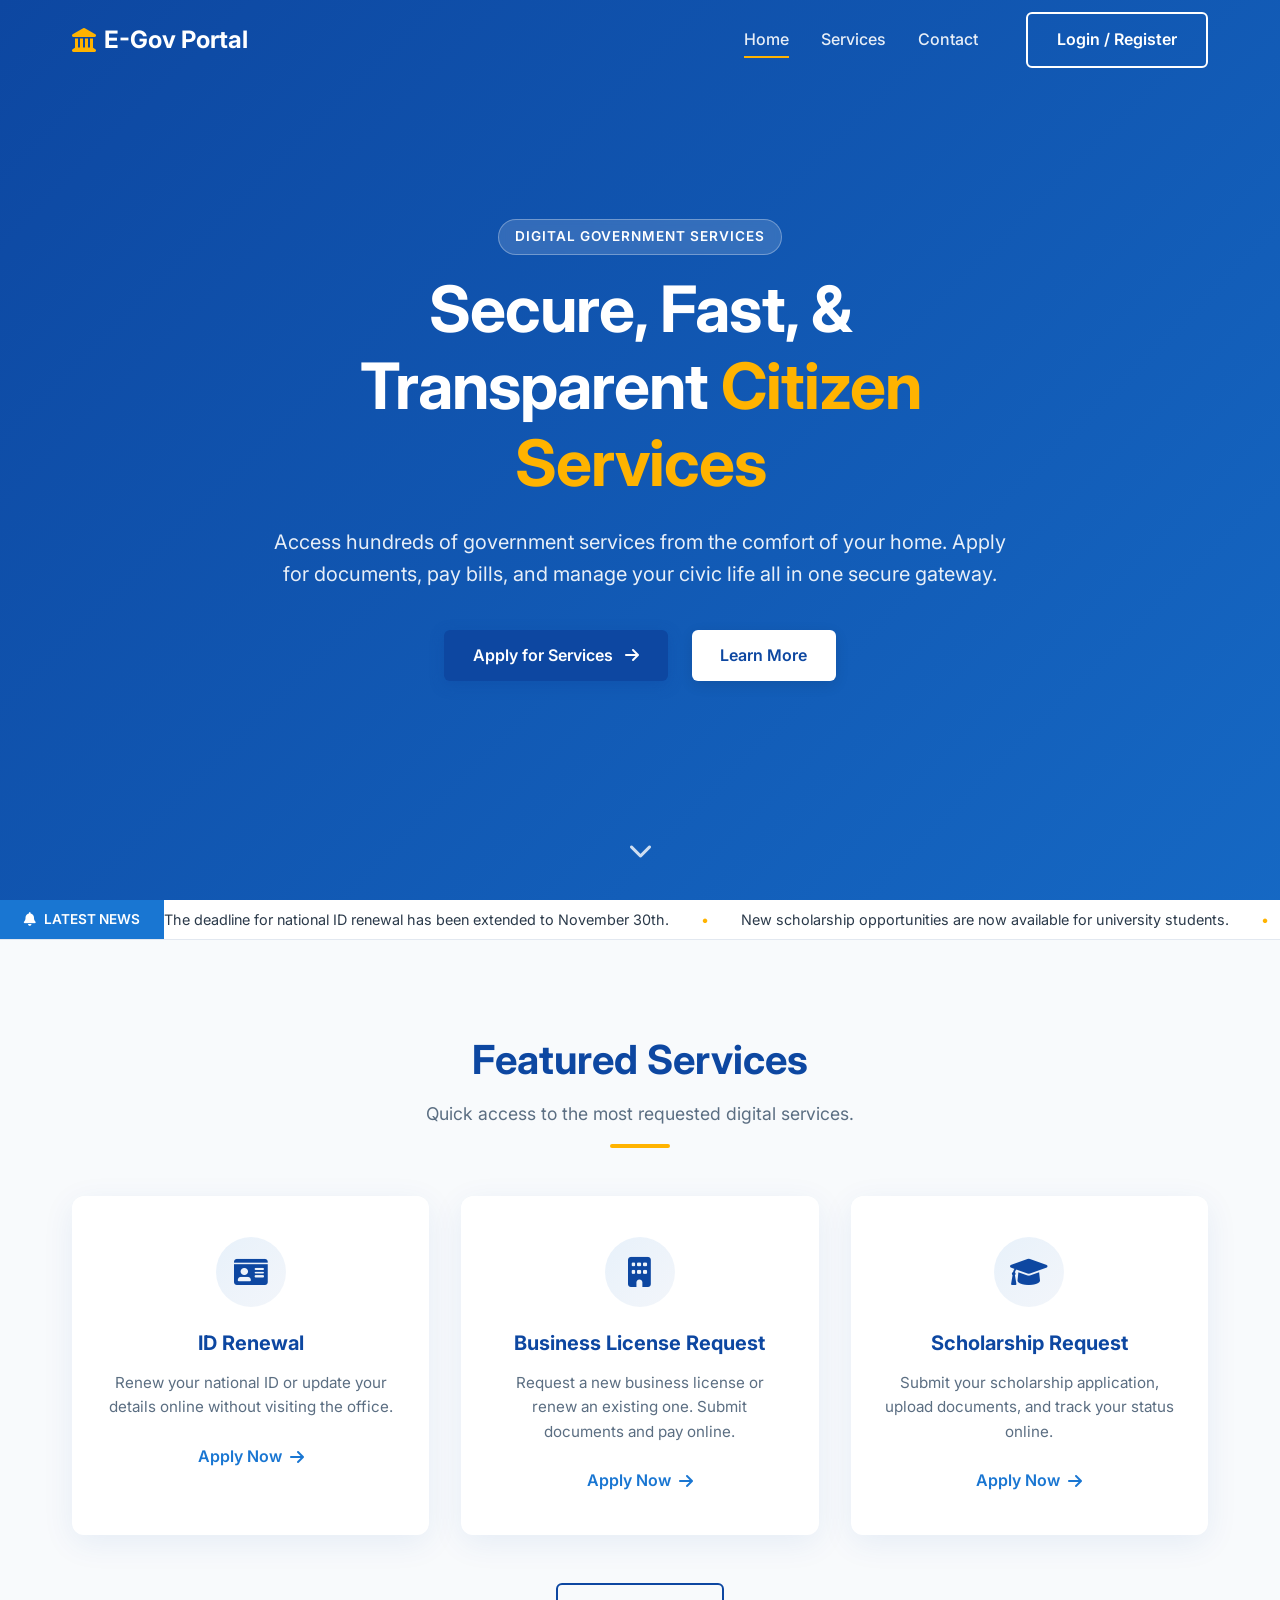
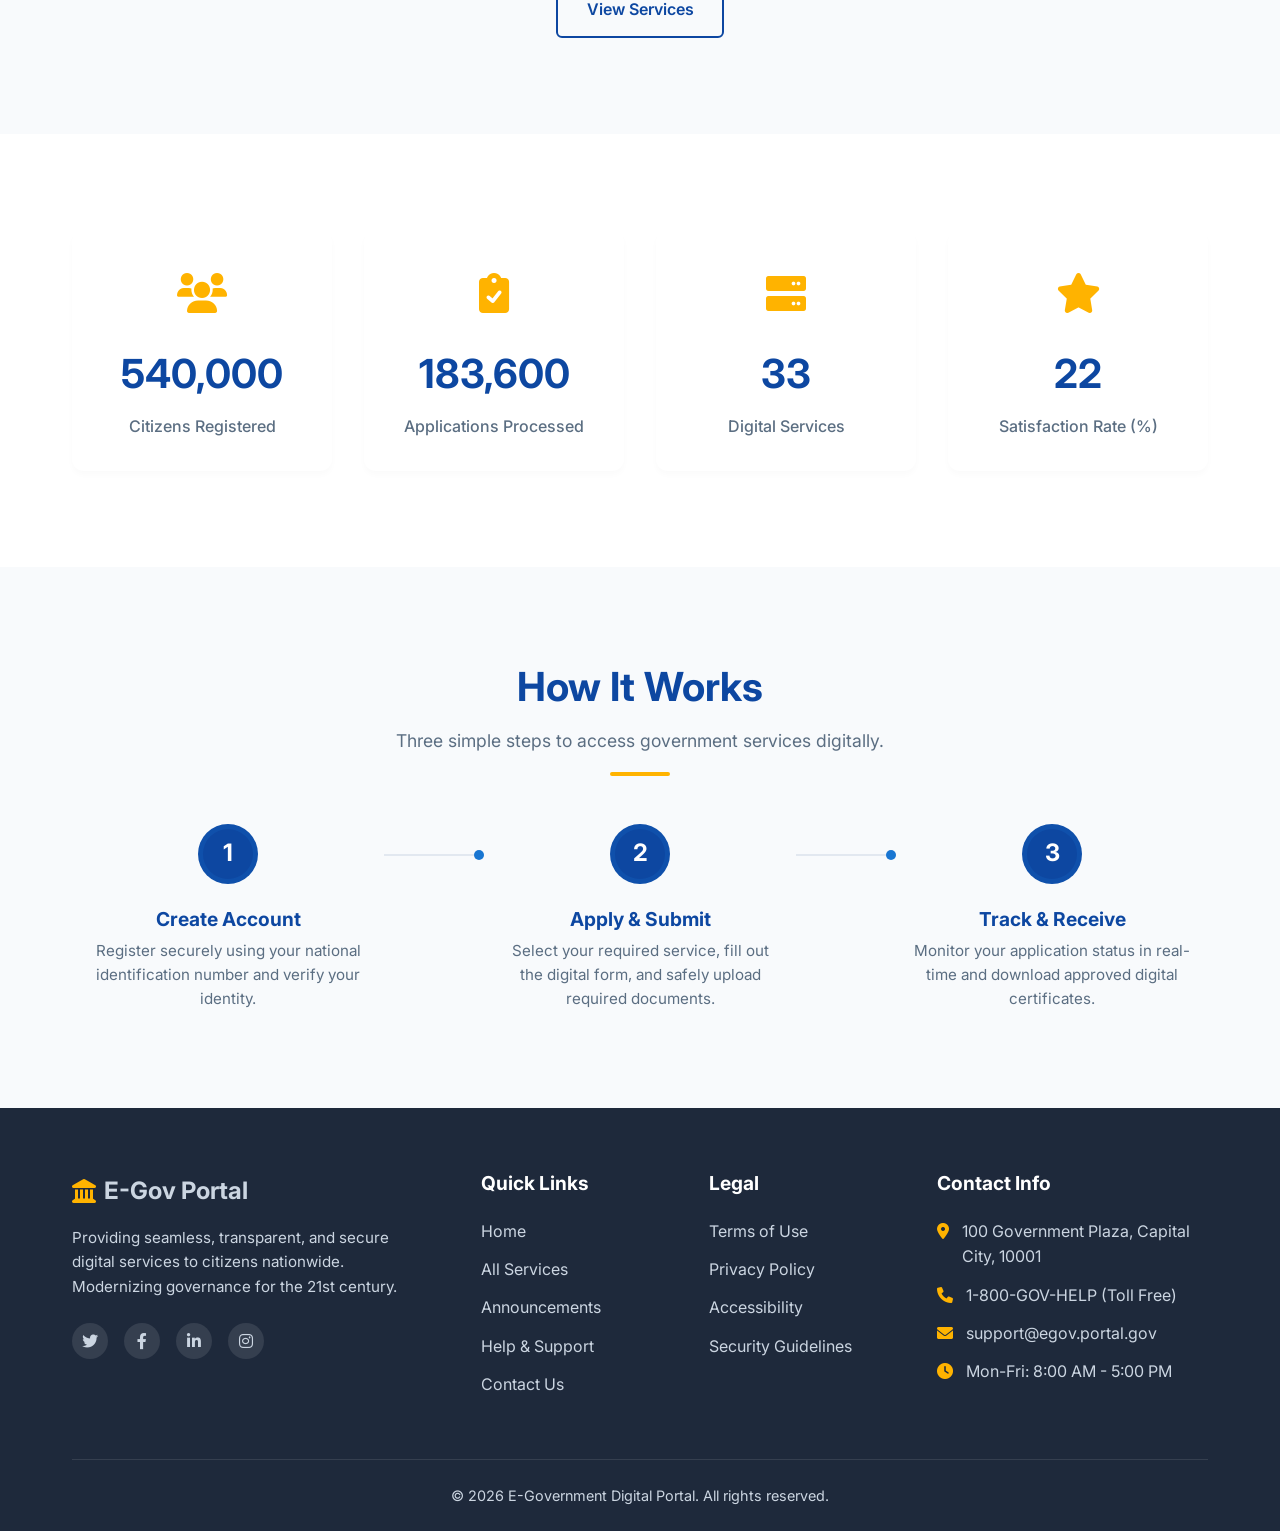
<file: index.html>
<!DOCTYPE html>
<html lang="en">
<head>
    <meta charset="UTF-8">
    <meta name="viewport" content="width=device-width, initial-scale=1.0">
    <title>E-Government Portal | Home</title>
    <link rel="stylesheet" href="css/style.css">
    <link href="https://cdnjs.cloudflare.com/ajax/libs/font-awesome/6.0.0/css/all.min.css" rel="stylesheet">
    <link href="https://fonts.googleapis.com/css2?family=Inter:wght@300;400;500;600;700&display=swap" rel="stylesheet">
</head>
<body>
    <!-- Navigation -->
    <nav class="navbar" id="navbar">
        <div class="nav-container">
            <a href="index.html" class="logo">
                <i class="fas fa-landmark"></i> E-Gov Portal
            </a>
            <div class="nav-menu" id="nav-menu">
                <a href="index.html" class="nav-link active">Home</a>
                <a href="pages/services.html" class="nav-link">Services</a>
                <a href="pages/contact.html" class="nav-link">Contact</a>
                <a href="pages/login.html" class="btn btn-outline" style="margin-left: 1rem;">Login / Register</a>
            </div>
            <div class="nav-toggle" id="nav-toggle">
                <i class="fas fa-bars"></i>
            </div>
        </div>
    </nav>

    <!-- Hero Section -->
    <header class="hero">
        <div class="hero-overlay"></div>
        <div class="hero-content">
            <span class="badge fade-up">Digital Government Services</span>
            <h1 class="fade-up delay-1">Secure, Fast, & Transparent <span>Citizen Services</span></h1>
            <p class="fade-up delay-2">Access hundreds of government services from the comfort of your home. Apply for documents, pay bills, and manage your civic life all in one secure gateway.</p>
            <div class="hero-buttons fade-up delay-3">
                <a href="pages/services.html" class="btn btn-primary">Apply for Services <i class="fas fa-arrow-right"></i></a>
                <a href="#how-it-works" class="btn btn-secondary">Learn More</a>
            </div>
        </div>
        <div class="scroll-indicator">
            <a href="#featured-services">
                <i class="fas fa-chevron-down"></i>
            </a>
        </div>
    </header>

    <!-- Announcements Ticker -->
    <div class="announcements">
        <div class="announcement-label"><i class="fas fa-bell"></i> LATEST NEWS</div>
        <div class="marquee-container">
            <div class="marquee">
                <span>The deadline for national ID renewal has been extended to November 30th.</span>
                <span class="separator">•</span>
                <span>New scholarship opportunities are now available for university students.</span>
                <span class="separator">•</span>
                <span>The tax filing portal will undergo maintenance on Sunday from 2 AM to 6 AM.</span>
            </div>
        </div>
    </div>

    <!-- Featured Services -->
    <section id="featured-services" class="section">
        <div class="container">
            <div class="section-title text-center reveal">
                <h2>Featured Services</h2>
                <p>Quick access to the most requested digital services.</p>
                <div class="underline"></div>
            </div>

            <div class="service-grid">
                <div class="service-card glass reveal delay-1">
                    <div class="card-icon"><i class="fas fa-id-card"></i></div>
                    <h3>ID Renewal</h3>
                    <p>Renew your national ID or update your details online without visiting the office.</p>
                    <a href="pages/services.html#id-renewal" class="card-link">Apply Now <i class="fas fa-arrow-right"></i></a>
                </div>

                <div class="service-card glass reveal delay-2">
                    <div class="card-icon"><i class="fas fa-building"></i></div>
                    <h3>Business License Request</h3>
                    <p>Request a new business license or renew an existing one. Submit documents and pay online.</p>
                    <a href="pages/services.html#business-license" class="card-link">Apply Now <i class="fas fa-arrow-right"></i></a>
                </div>

                <div class="service-card glass reveal delay-3">
                    <div class="card-icon"><i class="fas fa-graduation-cap"></i></div>
                    <h3>Scholarship Request</h3>
                    <p>Submit your scholarship application, upload documents, and track your status online.</p>
                    <a href="pages/services.html#scholarship" class="card-link">Apply Now <i class="fas fa-arrow-right"></i></a>
                </div>
            </div>
            
            <div class="text-center" style="margin-top: 3rem;">
                <a href="pages/services.html" class="btn btn-outline reveal">View Services</a>
            </div>
        </div>
    </section>

    <!-- Statistics Section -->
    <section class="section bg-light" id="statistics">
        <div class="container">
            <div class="stats-grid">
                <div class="stat-item reveal delay-1">
                    <div class="stat-icon"><i class="fas fa-users"></i></div>
                    <div class="stat-number" data-target="2500000">0</div>
                    <div class="stat-label">Citizens Registered</div>
                </div>
                <div class="stat-item reveal delay-2">
                    <div class="stat-icon"><i class="fas fa-clipboard-check"></i></div>
                    <div class="stat-number" data-target="850000">0</div>
                    <div class="stat-label">Applications Processed</div>
                </div>
                <div class="stat-item reveal delay-3">
                    <div class="stat-icon"><i class="fas fa-server"></i></div>
                    <div class="stat-number" data-target="150">0</div>
                    <div class="stat-label">Digital Services</div>
                </div>
                <div class="stat-item reveal delay-4">
                    <div class="stat-icon"><i class="fas fa-star"></i></div>
                    <div class="stat-number" data-target="98">0</div>
                    <div class="stat-label">Satisfaction Rate (%)</div>
                </div>
            </div>
        </div>
    </section>

    <!-- How it Works -->
    <section id="how-it-works" class="section">
        <div class="container">
            <div class="section-title text-center reveal">
                <h2>How It Works</h2>
                <p>Three simple steps to access government services digitally.</p>
                <div class="underline"></div>
            </div>

            <div class="steps-container">
                <div class="step reveal delay-1">
                    <div class="step-icon">1</div>
                    <div class="step-content">
                        <h3>Create Account</h3>
                        <p>Register securely using your national identification number and verify your identity.</p>
                    </div>
                </div>
                <div class="step-connector reveal delay-2"></div>
                <div class="step reveal delay-3">
                    <div class="step-icon">2</div>
                    <div class="step-content">
                        <h3>Apply & Submit</h3>
                        <p>Select your required service, fill out the digital form, and safely upload required documents.</p>
                    </div>
                </div>
                <div class="step-connector reveal delay-4"></div>
                <div class="step reveal delay-5">
                    <div class="step-icon">3</div>
                    <div class="step-content">
                        <h3>Track & Receive</h3>
                        <p>Monitor your application status in real-time and download approved digital certificates.</p>
                    </div>
                </div>
            </div>
        </div>
    </section>

    <!-- Footer -->
    <footer class="footer">
        <div class="container">
            <div class="footer-grid">
                <div class="footer-col">
                    <a href="index.html" class="logo footer-logo">
                        <i class="fas fa-landmark"></i> E-Gov Portal
                    </a>
                    <p>Providing seamless, transparent, and secure digital services to citizens nationwide. Modernizing governance for the 21st century.</p>
                    <div class="social-links">
                        <a href="#"><i class="fab fa-twitter"></i></a>
                        <a href="#"><i class="fab fa-facebook-f"></i></a>
                        <a href="#"><i class="fab fa-linkedin-in"></i></a>
                        <a href="#"><i class="fab fa-instagram"></i></a>
                    </div>
                </div>
                
                <div class="footer-col">
                    <h3>Quick Links</h3>
                    <ul>
                        <li><a href="index.html">Home</a></li>
                        <li><a href="pages/services.html">All Services</a></li>
                        <li><a href="#">Announcements</a></li>
                        <li><a href="#">Help & Support</a></li>
                        <li><a href="pages/contact.html">Contact Us</a></li>
                    </ul>
                </div>
                
                <div class="footer-col">
                    <h3>Legal</h3>
                    <ul>
                        <li><a href="#">Terms of Use</a></li>
                        <li><a href="#">Privacy Policy</a></li>
                        <li><a href="#">Accessibility</a></li>
                        <li><a href="#">Security Guidelines</a></li>
                    </ul>
                </div>
                
                <div class="footer-col">
                    <h3>Contact Info</h3>
                    <ul class="contact-info">
                        <li><i class="fas fa-map-marker-alt"></i> 100 Government Plaza, Capital City, 10001</li>
                        <li><i class="fas fa-phone"></i> 1-800-GOV-HELP (Toll Free)</li>
                        <li><i class="fas fa-envelope"></i> support@egov.portal.gov</li>
                        <li><i class="fas fa-clock"></i> Mon-Fri: 8:00 AM - 5:00 PM</li>
                    </ul>
                </div>
            </div>
            
            <div class="footer-bottom">
                <p>&copy; 2026 E-Government Digital Portal. All rights reserved.</p>
            </div>
        </div>
    </footer>

    <script src="js/script.js"></script>
</body>
</html>
</file>
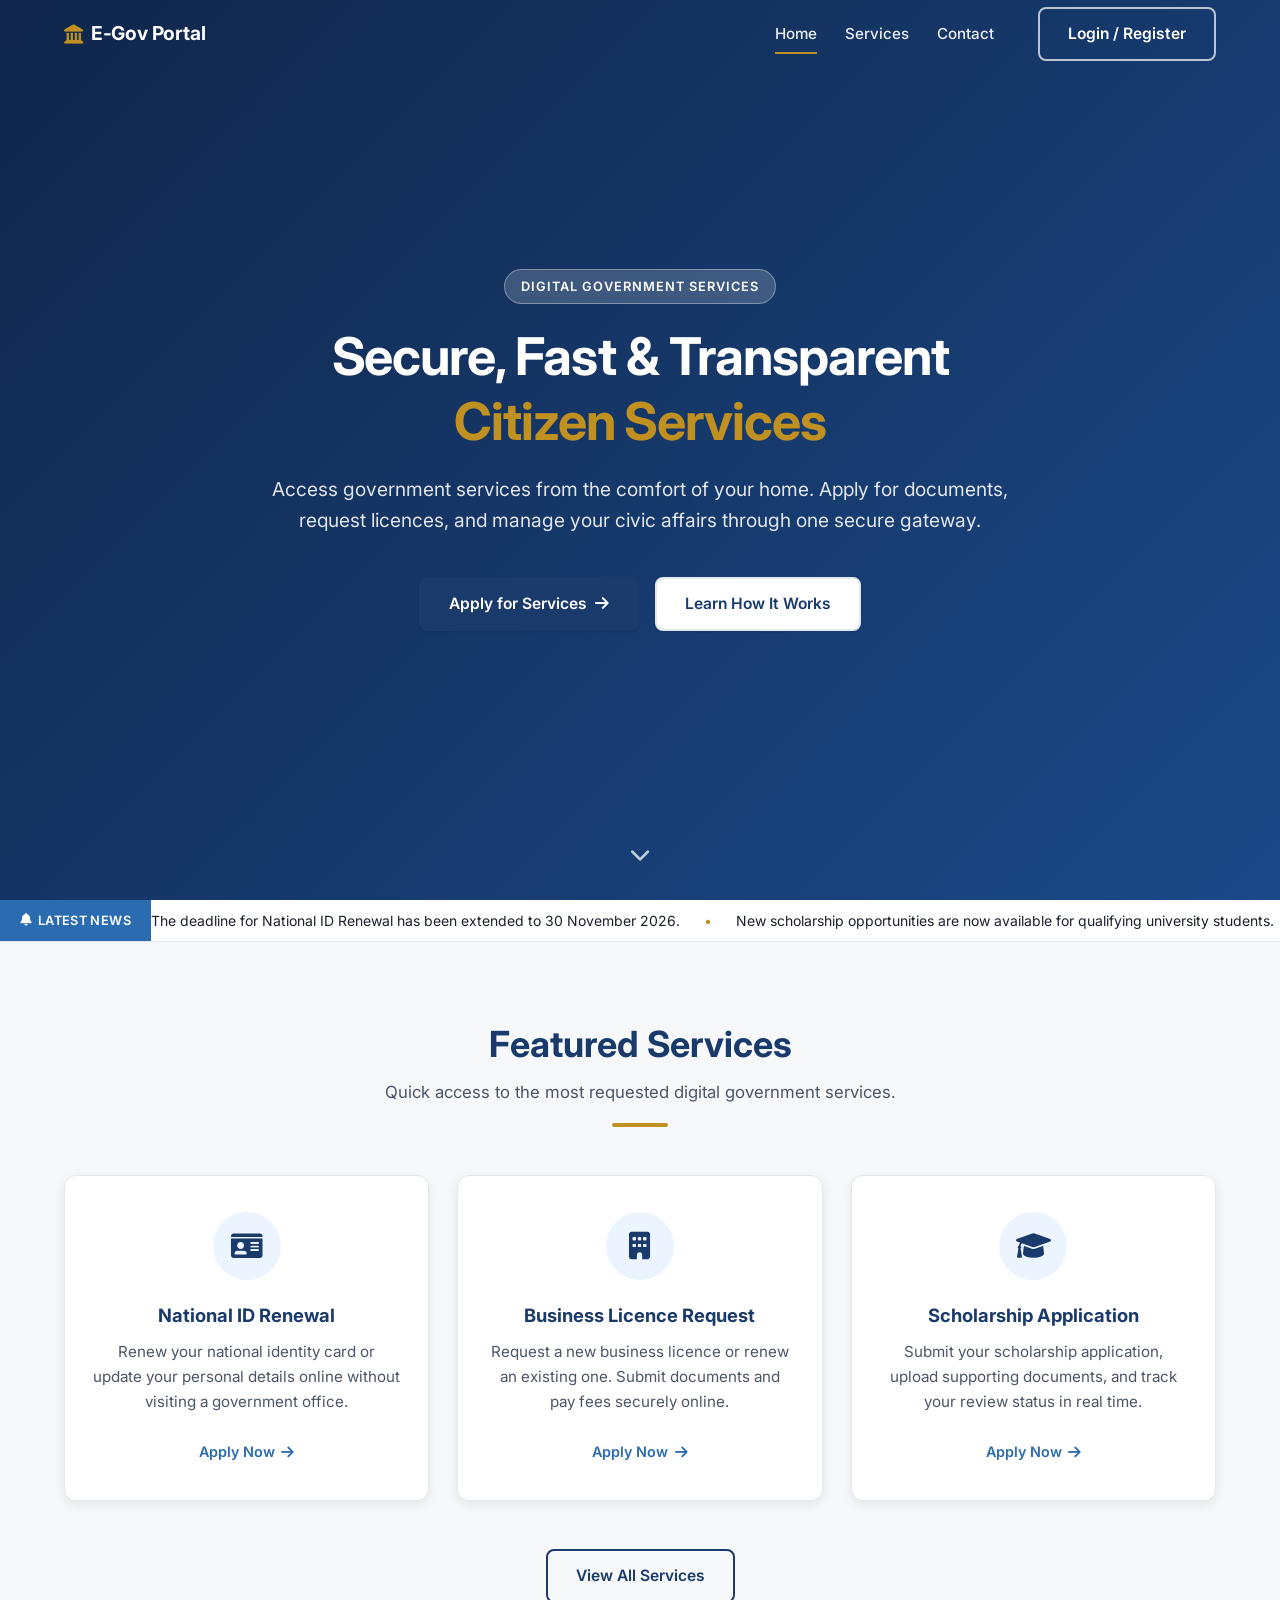
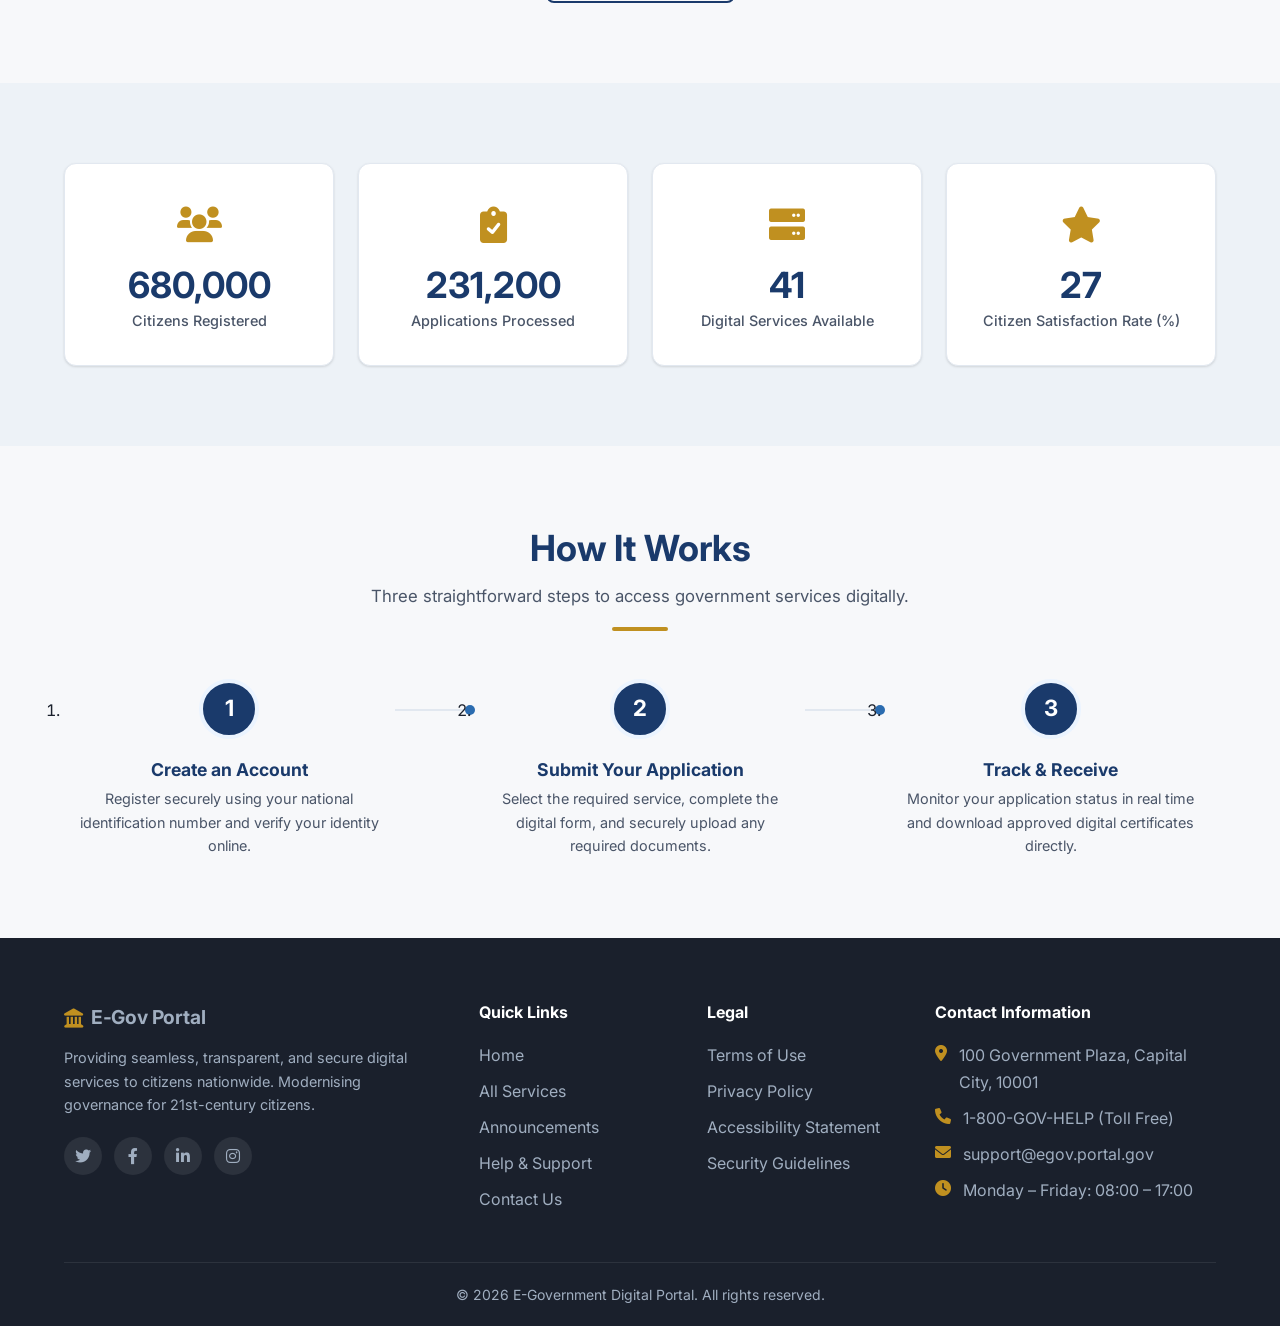
<file: frontend/index.html>
<!DOCTYPE html>
<html lang="en">
<head>
  <meta charset="UTF-8">
  <meta name="viewport" content="width=device-width, initial-scale=1.0">
  <meta name="description" content="Access government services online — ID renewal, scholarships, business licences and more. Secure, fast, and transparent.">
  <title>E-Government Portal | Official Citizen Services Gateway</title>
  <link rel="stylesheet" href="css/style.css">
  <link href="https://cdnjs.cloudflare.com/ajax/libs/font-awesome/6.0.0/css/all.min.css" rel="stylesheet">
  <link href="https://fonts.googleapis.com/css2?family=Inter:wght@300;400;500;600;700&display=swap" rel="stylesheet">
</head>
<body>

  <!-- ░░ Skip Navigation (Accessibility) ░░ -->
  <a href="#main-content" class="skip-link">Skip to main content</a>

  <!-- ░░ Navigation ░░ -->
  <nav class="navbar" id="navbar" aria-label="Main navigation">
    <div class="nav-container">
      <a href="index.html" class="logo" aria-label="E-Government Portal — Home">
        <i class="fas fa-landmark" aria-hidden="true"></i>
        <span>E-Gov Portal</span>
      </a>

      <!-- Mobile toggle -->
      <button class="nav-toggle" id="nav-toggle"
              aria-controls="nav-menu"
              aria-expanded="false"
              aria-label="Open navigation menu">
        <i class="fas fa-bars" aria-hidden="true"></i>
      </button>

      <div class="nav-menu" id="nav-menu" role="list">
        <a href="index.html"            class="nav-link active" role="listitem">Home</a>
        <a href="pages/services.html"   class="nav-link"        role="listitem">Services</a>
        <a href="pages/contact.html"    class="nav-link"        role="listitem">Contact</a>
        <a href="pages/login.html"      class="btn btn-outline" role="listitem"
           style="margin-left:1rem" id="nav-auth-btn">Login / Register</a>
      </div>
    </div>
  </nav>

  <!-- ░░ Hero ░░ -->
  <header class="hero" role="banner">
    <div class="hero-overlay" aria-hidden="true"></div>
    <div class="hero-content">
      <span class="badge fade-up" aria-label="Official digital government services">Digital Government Services</span>
      <h1 class="fade-up delay-1">
        Secure, Fast &amp; Transparent
        <span>Citizen Services</span>
      </h1>
      <p class="fade-up delay-2">
        Access government services from the comfort of your home. Apply for documents,
        request licences, and manage your civic affairs through one secure gateway.
      </p>
      <div class="hero-buttons fade-up delay-3">
        <a href="pages/services.html" class="btn btn-primary">
          Apply for Services <i class="fas fa-arrow-right" aria-hidden="true"></i>
        </a>
        <a href="#how-it-works" class="btn btn-secondary">Learn How It Works</a>
      </div>
    </div>
    <div class="scroll-indicator" aria-hidden="true">
      <a href="#featured-services" tabindex="-1">
        <i class="fas fa-chevron-down"></i>
      </a>
    </div>
  </header>

  <!-- ░░ Announcements Ticker ░░ -->
  <aside class="announcements" aria-label="Latest portal announcements">
    <div class="announcement-label" aria-hidden="true">
      <i class="fas fa-bell" aria-hidden="true"></i> LATEST NEWS
    </div>
    <div class="marquee-container" role="marquee" aria-live="off" aria-atomic="true">
      <div class="marquee">
        <span>The deadline for National ID Renewal has been extended to 30 November 2026.</span>
        <span class="separator" aria-hidden="true">•</span>
        <span>New scholarship opportunities are now available for qualifying university students.</span>
        <span class="separator" aria-hidden="true">•</span>
        <span>The tax filing portal will undergo scheduled maintenance on Sunday from 02:00 – 06:00.</span>
      </div>
    </div>
  </aside>

  <!-- ░░ Main Content ░░ -->
  <main id="main-content">

    <!-- Featured Services -->
    <section id="featured-services" class="section" aria-labelledby="services-heading">
      <div class="container">
        <div class="section-title text-center reveal">
          <h2 id="services-heading">Featured Services</h2>
          <p>Quick access to the most requested digital government services.</p>
          <div class="underline" aria-hidden="true"></div>
        </div>

        <div class="service-grid" role="list">
          <article class="service-card glass reveal delay-1" role="listitem">
            <div class="card-icon" aria-hidden="true"><i class="fas fa-id-card"></i></div>
            <h3>National ID Renewal</h3>
            <p>Renew your national identity card or update your personal details online without visiting a government office.</p>
            <a href="pages/services.html#id-renewal" class="card-link"
               aria-label="Apply for National ID Renewal">
              Apply Now <i class="fas fa-arrow-right" aria-hidden="true"></i>
            </a>
          </article>

          <article class="service-card glass reveal delay-2" role="listitem">
            <div class="card-icon" aria-hidden="true"><i class="fas fa-building"></i></div>
            <h3>Business Licence Request</h3>
            <p>Request a new business licence or renew an existing one. Submit documents and pay fees securely online.</p>
            <a href="pages/services.html#business-license" class="card-link"
               aria-label="Apply for a Business Licence">
              Apply Now <i class="fas fa-arrow-right" aria-hidden="true"></i>
            </a>
          </article>

          <article class="service-card glass reveal delay-3" role="listitem">
            <div class="card-icon" aria-hidden="true"><i class="fas fa-graduation-cap"></i></div>
            <h3>Scholarship Application</h3>
            <p>Submit your scholarship application, upload supporting documents, and track your review status in real time.</p>
            <a href="scholarship.html" class="card-link"
               aria-label="Apply for a Government Scholarship">
              Apply Now <i class="fas fa-arrow-right" aria-hidden="true"></i>
            </a>
          </article>
        </div>

        <div class="text-center" style="margin-top:3rem;">
          <a href="pages/services.html" class="btn btn-outline reveal">View All Services</a>
        </div>
      </div>
    </section>

    <!-- Statistics -->
    <section class="section bg-light" id="statistics" aria-labelledby="stats-heading">
      <div class="container">
        <h2 id="stats-heading" class="visually-hidden">Portal Statistics</h2>
        <div class="stats-grid">
          <div class="stat-item reveal delay-1">
            <div class="stat-icon" aria-hidden="true"><i class="fas fa-users"></i></div>
            <div class="stat-number" data-target="2500000" aria-live="polite">0</div>
            <div class="stat-label">Citizens Registered</div>
          </div>
          <div class="stat-item reveal delay-2">
            <div class="stat-icon" aria-hidden="true"><i class="fas fa-clipboard-check"></i></div>
            <div class="stat-number" data-target="850000" aria-live="polite">0</div>
            <div class="stat-label">Applications Processed</div>
          </div>
          <div class="stat-item reveal delay-3">
            <div class="stat-icon" aria-hidden="true"><i class="fas fa-server"></i></div>
            <div class="stat-number" data-target="150" aria-live="polite">0</div>
            <div class="stat-label">Digital Services Available</div>
          </div>
          <div class="stat-item reveal delay-4">
            <div class="stat-icon" aria-hidden="true"><i class="fas fa-star"></i></div>
            <div class="stat-number" data-target="98" aria-live="polite">0</div>
            <div class="stat-label">Citizen Satisfaction Rate (%)</div>
          </div>
        </div>
      </div>
    </section>

    <!-- How It Works -->
    <section id="how-it-works" class="section" aria-labelledby="how-heading">
      <div class="container">
        <div class="section-title text-center reveal">
          <h2 id="how-heading">How It Works</h2>
          <p>Three straightforward steps to access government services digitally.</p>
          <div class="underline" aria-hidden="true"></div>
        </div>

        <ol class="steps-container" aria-label="Steps to access a government service">
          <li class="step reveal delay-1">
            <div class="step-icon" aria-hidden="true">1</div>
            <div class="step-content">
              <h3>Create an Account</h3>
              <p>Register securely using your national identification number and verify your identity online.</p>
            </div>
          </li>
          <div class="step-connector reveal delay-2" aria-hidden="true"></div>
          <li class="step reveal delay-3">
            <div class="step-icon" aria-hidden="true">2</div>
            <div class="step-content">
              <h3>Submit Your Application</h3>
              <p>Select the required service, complete the digital form, and securely upload any required documents.</p>
            </div>
          </li>
          <div class="step-connector reveal delay-4" aria-hidden="true"></div>
          <li class="step reveal delay-5">
            <div class="step-icon" aria-hidden="true">3</div>
            <div class="step-content">
              <h3>Track &amp; Receive</h3>
              <p>Monitor your application status in real time and download approved digital certificates directly.</p>
            </div>
          </li>
        </ol>
      </div>
    </section>

  </main><!-- /#main-content -->

  <!-- ░░ Footer ░░ -->
  <footer class="footer" role="contentinfo">
    <div class="container">
      <div class="footer-grid">
        <div class="footer-col">
          <a href="index.html" class="logo footer-logo" aria-label="E-Government Portal — Home">
            <i class="fas fa-landmark" aria-hidden="true"></i> E-Gov Portal
          </a>
          <p>Providing seamless, transparent, and secure digital services to citizens nationwide. Modernising governance for 21st-century citizens.</p>
          <nav aria-label="Social media links">
            <div class="social-links">
              <a href="#" aria-label="Follow us on Twitter"><i class="fab fa-twitter" aria-hidden="true"></i></a>
              <a href="#" aria-label="Follow us on Facebook"><i class="fab fa-facebook-f" aria-hidden="true"></i></a>
              <a href="#" aria-label="Connect on LinkedIn"><i class="fab fa-linkedin-in" aria-hidden="true"></i></a>
              <a href="#" aria-label="Follow us on Instagram"><i class="fab fa-instagram" aria-hidden="true"></i></a>
            </div>
          </nav>
        </div>

        <div class="footer-col">
          <h3>Quick Links</h3>
          <ul>
            <li><a href="index.html">Home</a></li>
            <li><a href="pages/services.html">All Services</a></li>
            <li><a href="#">Announcements</a></li>
            <li><a href="#">Help &amp; Support</a></li>
            <li><a href="pages/contact.html">Contact Us</a></li>
          </ul>
        </div>

        <div class="footer-col">
          <h3>Legal</h3>
          <ul>
            <li><a href="#">Terms of Use</a></li>
            <li><a href="#">Privacy Policy</a></li>
            <li><a href="#">Accessibility Statement</a></li>
            <li><a href="#">Security Guidelines</a></li>
          </ul>
        </div>

        <div class="footer-col">
          <h3>Contact Information</h3>
          <ul class="contact-info">
            <li>
              <i class="fas fa-map-marker-alt" aria-hidden="true"></i>
              <span>100 Government Plaza, Capital City, 10001</span>
            </li>
            <li>
              <i class="fas fa-phone" aria-hidden="true"></i>
              <a href="tel:18004684357">1-800-GOV-HELP (Toll Free)</a>
            </li>
            <li>
              <i class="fas fa-envelope" aria-hidden="true"></i>
              <a href="mailto:support@egov.portal.gov">support@egov.portal.gov</a>
            </li>
            <li>
              <i class="fas fa-clock" aria-hidden="true"></i>
              <span>Monday – Friday: 08:00 – 17:00</span>
            </li>
          </ul>
        </div>
      </div>

      <div class="footer-bottom">
        <p>&copy; 2026 E-Government Digital Portal. All rights reserved.</p>
      </div>
    </div>
  </footer>

  <script src="js/script.js?v=4"></script>
</body>
</html>
</file>
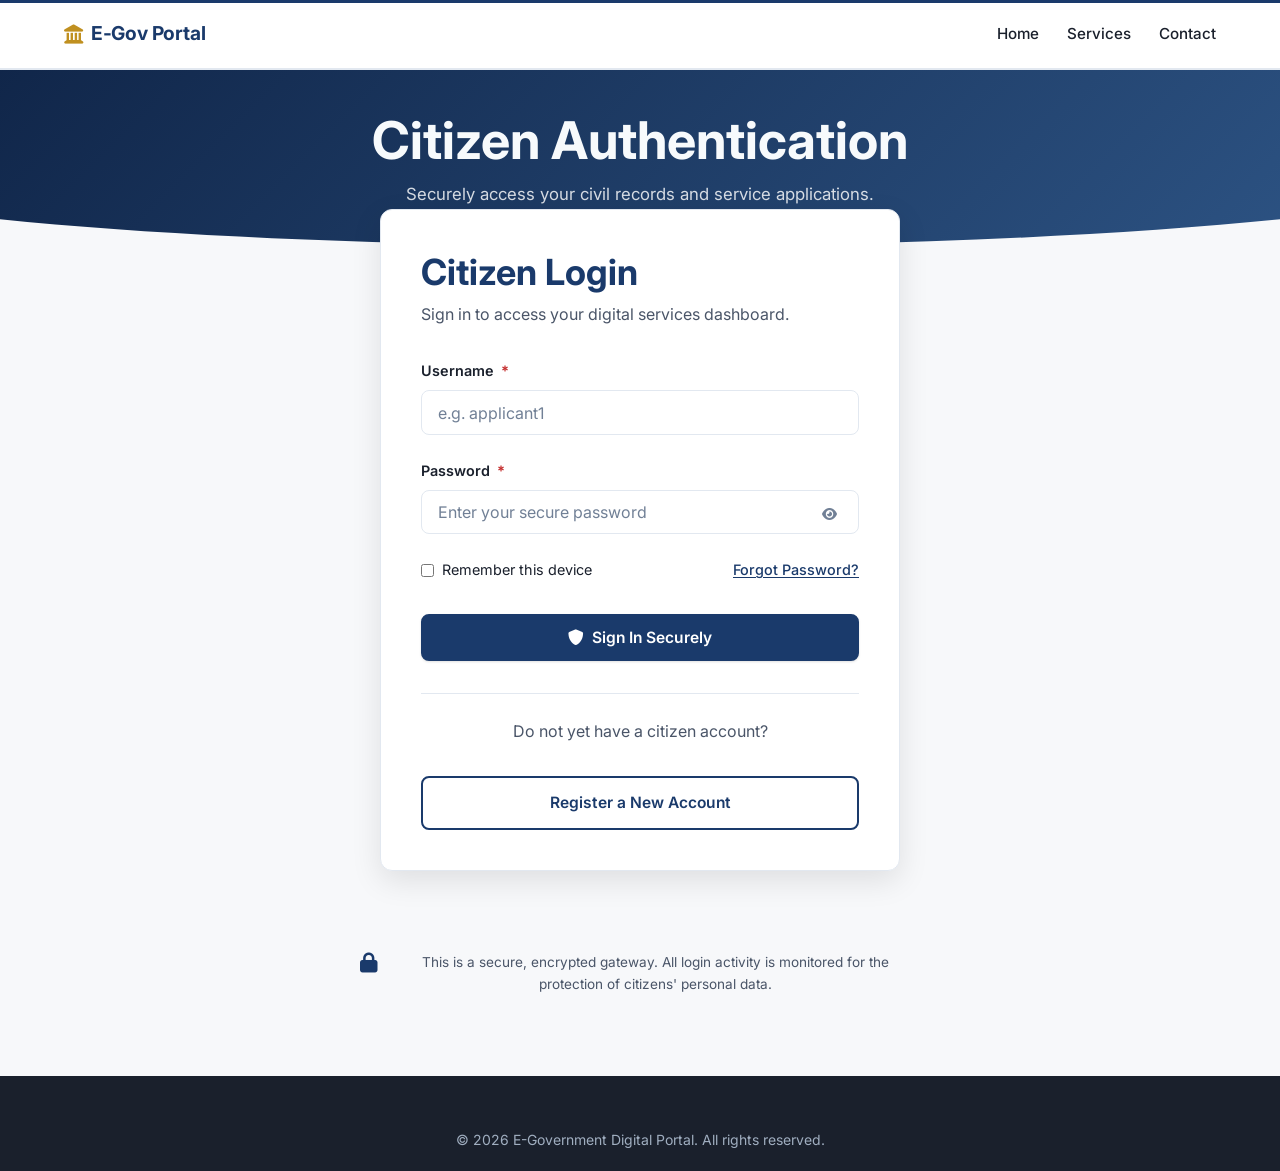
<file: frontend/dashboard.html>
<!doctype html>
<html lang="en">
  <head>
    <meta charset="UTF-8" />
    <meta name="viewport" content="width=device-width, initial-scale=1.0" />
    <title>Dashboard | E-Government Portal</title>
    <link rel="stylesheet" href="./css/style.css" />
    <link
      href="https://cdnjs.cloudflare.com/ajax/libs/font-awesome/6.0.0/css/all.min.css"
      rel="stylesheet"
    />
  </head>
  <body>
    <nav class="navbar solid" id="navbar">
      <div class="nav-container">
        <a href="./index.html" class="logo"
          ><i class="fas fa-landmark"></i> E-Gov Portal</a
        >
        <div class="nav-menu" id="nav-menu">
          <a href="./index.html" class="nav-link">Home</a>
          <a href="./pages/services.html" class="nav-link">Services</a>
          <a href="./dashboard.html" class="nav-link active">Dashboard</a>
          <button
            id="logout-btn"
            class="btn btn-outline"
            style="margin-left: 1rem"
          >
            Logout
          </button>
        </div>
      </div>
    </nav>

    <main
      class="container"
      style="padding: 2rem 1rem; max-width: 1000px; margin-top: 80px"
    >
      <div
        style="
          display: flex;
          justify-content: space-between;
          align-items: center;
          margin-bottom: 2rem;
        "
      >
        <div>
          <h1>Welcome, <span id="user-name">User</span></h1>
          <p style="color: #666">Track all your government service requests</p>
        </div>
      </div>

      <!-- ID Renewal Section -->
      <section
        style="
          background: white;
          padding: 2rem;
          border-radius: 8px;
          margin-bottom: 2rem;
          box-shadow: 0 2px 4px rgba(0, 0, 0, 0.1);
        "
      >
        <div
          style="
            display: flex;
            justify-content: space-between;
            align-items: center;
            margin-bottom: 1rem;
          "
        >
          <h2>ID Renewal Requests</h2>
          <a href="./pages/id-renewal.html" class="btn btn-small btn-primary"
            >Submit New</a
          >
        </div>
        <div
          id="id-renewal-error"
          style="
            display: none;
            color: red;
            padding: 1rem;
            background: #fee;
            border-radius: 4px;
            margin-bottom: 1rem;
          "
        ></div>
        <div id="id-renewal-container" style="overflow-x: auto">
          <table style="width: 100%; border-collapse: collapse">
            <thead style="background: #f5f5f5">
              <tr>
                <th
                  style="
                    padding: 0.75rem;
                    text-align: left;
                    border-bottom: 2px solid #ddd;
                  "
                >
                  Request ID (Full)
                </th>
                <th
                  style="
                    padding: 0.75rem;
                    text-align: left;
                    border-bottom: 2px solid #ddd;
                  "
                >
                  Name
                </th>
                <th
                  style="
                    padding: 0.75rem;
                    text-align: left;
                    border-bottom: 2px solid #ddd;
                  "
                >
                  Status
                </th>
                <th
                  style="
                    padding: 0.75rem;
                    text-align: left;
                    border-bottom: 2px solid #ddd;
                  "
                >
                  Date Submitted
                </th>
              </tr>
            </thead>
            <tbody id="id-renewal-tbody">
              <tr>
                <td
                  colspan="4"
                  style="padding: 1rem; text-align: center; color: #999"
                >
                  Loading...
                </td>
              </tr>
            </tbody>
          </table>
        </div>
      </section>

      <!-- Scholarship Section -->
      <section
        style="
          background: white;
          padding: 2rem;
          border-radius: 8px;
          margin-bottom: 2rem;
          box-shadow: 0 2px 4px rgba(0, 0, 0, 0.1);
        "
      >
        <div
          style="
            display: flex;
            justify-content: space-between;
            align-items: center;
            margin-bottom: 1rem;
          "
        >
          <h2>Scholarship Requests</h2>
          <a href="./scholarship.html" class="btn btn-small btn-primary"
            >Submit New</a
          >
        </div>
        <div
          id="scholarship-error"
          style="
            display: none;
            color: red;
            padding: 1rem;
            background: #fee;
            border-radius: 4px;
            margin-bottom: 1rem;
          "
        ></div>
        <div id="scholarship-container" style="overflow-x: auto">
          <table style="width: 100%; border-collapse: collapse">
            <thead style="background: #f5f5f5">
              <tr>
                <th
                  style="
                    padding: 0.75rem;
                    text-align: left;
                    border-bottom: 2px solid #ddd;
                  "
                >
                  Request ID
                </th>
                <th
                  style="
                    padding: 0.75rem;
                    text-align: left;
                    border-bottom: 2px solid #ddd;
                  "
                >
                  Business Name
                </th>
                <th
                  style="
                    padding: 0.75rem;
                    text-align: left;
                    border-bottom: 2px solid #ddd;
                  "
                >
                  Type
                </th>
                <th
                  style="
                    padding: 0.75rem;
                    text-align: left;
                    border-bottom: 2px solid #ddd;
                  "
                >
                  Status
                </th>
                <th
                  style="
                    padding: 0.75rem;
                    text-align: left;
                    border-bottom: 2px solid #ddd;
                  "
                >
                  Date Submitted
                </th>
              </tr>
            </thead>
            <tbody id="scholarship-tbody">
              <tr>
                <td
                  colspan="5"
                  style="padding: 1rem; text-align: center; color: #999"
                >
                  Loading...
                </td>
              </tr>
            </tbody>
          </table>
        </div>
      </section>

      <!-- Business License Section -->
      <section
        style="
          background: white;
          padding: 2rem;
          border-radius: 8px;
          box-shadow: 0 2px 4px rgba(0, 0, 0, 0.1);
        "
      >
        <div
          style="
            display: flex;
            justify-content: space-between;
            align-items: center;
            margin-bottom: 1rem;
          "
        >
          <h2>Business License Requests</h2>
          <a href="./business-license.html" class="btn btn-small btn-primary"
            >Submit New</a
          >
        </div>
        <div
          id="business-license-error"
          style="
            display: none;
            color: red;
            padding: 1rem;
            background: #fee;
            border-radius: 4px;
            margin-bottom: 1rem;
          "
        ></div>
        <div id="business-license-container" style="overflow-x: auto">
          <table style="width: 100%; border-collapse: collapse">
            <thead style="background: #f5f5f5">
              <tr>
                <th
                  style="
                    padding: 0.75rem;
                    text-align: left;
                    border-bottom: 2px solid #ddd;
                  "
                >
                  Request ID
                </th>
                <th
                  style="
                    padding: 0.75rem;
                    text-align: left;
                    border-bottom: 2px solid #ddd;
                  "
                >
                  Business Name
                </th>
                <th
                  style="
                    padding: 0.75rem;
                    text-align: left;
                    border-bottom: 2px solid #ddd;
                  "
                >
                  Type
                </th>
                <th
                  style="
                    padding: 0.75rem;
                    text-align: left;
                    border-bottom: 2px solid #ddd;
                  "
                >
                  Status
                </th>
                <th
                  style="
                    padding: 0.75rem;
                    text-align: left;
                    border-bottom: 2px solid #ddd;
                  "
                >
                  Date Submitted
                </th>
              </tr>
            </thead>
            <tbody id="business-license-tbody">
              <tr>
                <td
                  colspan="5"
                  style="padding: 1rem; text-align: center; color: #999"
                >
                  Loading...
                </td>
              </tr>
            </tbody>
          </table>
        </div>
      </section>
    </main>

    <script src="./js/auth.js?v=4"></script>
    <script src="./js/dashboard.js?v=2"></script>
  </body>
</html>
</file>
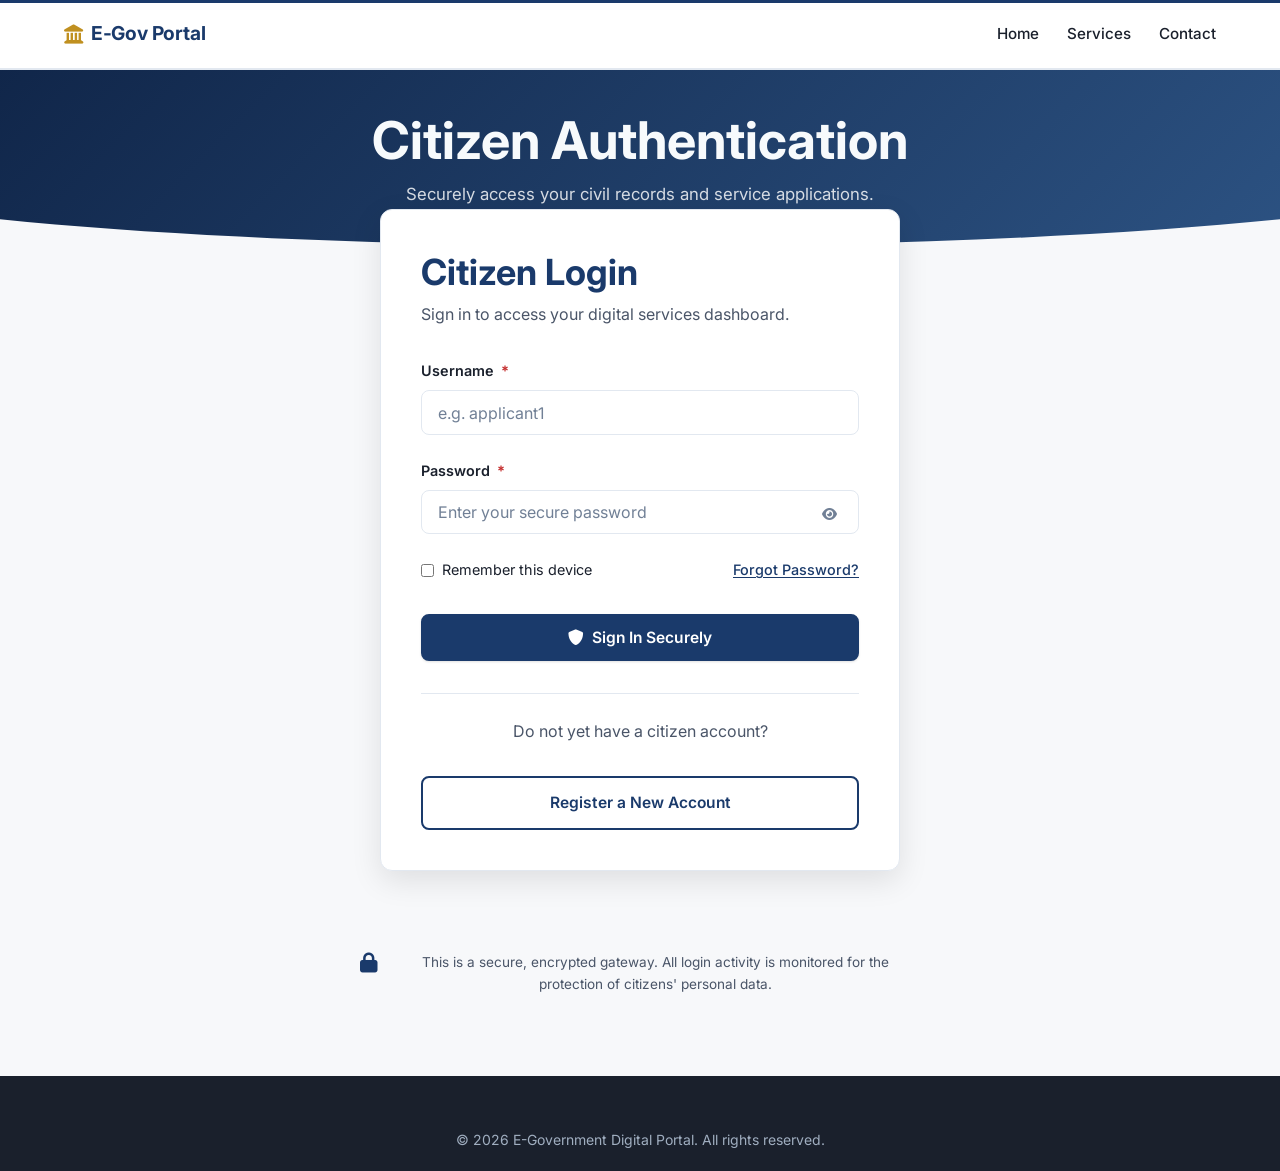
<file: frontend/scholarship.html>
<!doctype html>
<html lang="en">
  <head>
    <meta charset="UTF-8" />
    <meta name="viewport" content="width=device-width, initial-scale=1.0" />
    <meta http-equiv="Cache-Control" content="no-cache, no-store, must-revalidate" />
    <meta http-equiv="Pragma" content="no-cache" />
    <meta http-equiv="Expires" content="0" />
    <title>Business Scholarship Application | E-Government Portal</title>
    <link rel="stylesheet" href="./css/style.css" />
    <link rel="stylesheet" href="./css/scholarship.css" />
    <link
      href="https://cdnjs.cloudflare.com/ajax/libs/font-awesome/6.0.0/css/all.min.css"
      rel="stylesheet"
    />
  </head>
  <body>
    <nav class="navbar solid" id="navbar">
      <div class="nav-container">
        <a href="./index.html" class="logo">
          <i class="fas fa-landmark"></i> E-Gov Portal
        </a>
        <div class="nav-menu" id="nav-menu">
          <a href="./index.html" class="nav-link">Home</a>
          <a href="./pages/services.html" class="nav-link">Services</a>
          <a href="./dashboard.html" class="nav-link">Dashboard</a>
          <button
            id="logout-btn"
            class="btn btn-outline"
            style="margin-left: 1rem"
          >
            Logout
          </button>
        </div>
      </div>
    </nav>

    <main
      class="container"
      style="padding: 2rem 1rem; max-width: 960px; margin-top: 80px"
    >
      <h1><i class="fas fa-graduation-cap"></i> Business Scholarship Application</h1>
      <p style="color: var(--text-secondary); margin-bottom: 2rem">
        Apply for government-funded scholarships for employee upskilling, R&amp;D grants, or vocational training.
      </p>

      <!-- ═══════════ Step Indicator ═══════════ -->
      <div class="wizard-steps" id="wizard-steps">
        <div class="wizard-step active" data-step="1">
          <span class="wizard-step-num">1</span>
          <span class="wizard-step-label">Intent</span>
        </div>
        <div class="wizard-step" data-step="2">
          <span class="wizard-step-num">2</span>
          <span class="wizard-step-label">Beneficiaries</span>
        </div>
        <div class="wizard-step" data-step="3">
          <span class="wizard-step-num">3</span>
          <span class="wizard-step-label">Financials</span>
        </div>
        <div class="wizard-step" data-step="4">
          <span class="wizard-step-num">4</span>
          <span class="wizard-step-label">Review</span>
        </div>
      </div>

      <!-- ═══════════ Global message area ═══════════ -->
      <div id="message" class="alert" style="display: none"></div>

      <!-- ═══════════ STEP 1 — Intent ═══════════ -->
      <fieldset class="wizard-panel scholarship-card" id="step-1">
        <legend class="visually-hidden">Step 1: Business Intent</legend>
        <h2><i class="fas fa-building"></i> Business &amp; Training Details</h2>

        <div class="form-row">
          <div class="input-group">
            <label for="businessName" class="form-label">Business Name <span class="required">*</span></label>
            <input type="text" id="businessName" class="form-control" required maxlength="200" placeholder="e.g. Acme Tech Solutions" />
          </div>
          <div class="input-group">
            <label for="businessLicenseId" class="form-label">Business License ID <span class="required">*</span></label>
            <input type="text" id="businessLicenseId" class="form-control" list="approved-license-options" required placeholder="Pick your APPROVED business license ID" />
            <datalist id="approved-license-options"></datalist>
            <small id="license-help" style="color: var(--text-secondary); margin-top: 0.35rem; display: block;">
              Only APPROVED business licenses are valid for scholarship submission.
            </small>
          </div>
        </div>

        <div class="form-row">
          <div class="input-group">
            <label for="businessTier" class="form-label">Business Tier <span class="required">*</span></label>
            <select id="businessTier" class="form-control" required>
              <option value="">-- Select tier --</option>
              <option value="SMALL">Small</option>
              <option value="MEDIUM">Medium</option>
              <option value="ENTERPRISE">Enterprise</option>
            </select>
          </div>
          <div class="input-group">
            <label for="industry" class="form-label">Industry <span class="required">*</span></label>
            <select id="industry" class="form-control" required>
              <option value="">-- Select industry --</option>
              <option value="TECH_AI">Tech / AI</option>
              <option value="HEALTHCARE">Healthcare</option>
              <option value="MANUFACTURING">Manufacturing</option>
              <option value="RETAIL">Retail</option>
              <option value="OTHER">Other</option>
            </select>
          </div>
        </div>

        <div class="form-row">
          <div class="input-group">
            <label for="yearsActive" class="form-label">Years Active <span class="required">*</span></label>
            <input type="number" id="yearsActive" class="form-control" required min="0" step="1" placeholder="e.g. 5" />
          </div>
          <div class="input-group">
            <label for="scholarshipType" class="form-label">Scholarship Type <span class="required">*</span></label>
            <select id="scholarshipType" class="form-control" required>
              <option value="">-- Select type --</option>
              <option value="EMPLOYEE_UPSKILLING">Employee Upskilling</option>
              <option value="RD_GRANT">R&amp;D Grant</option>
              <option value="VOCATIONAL_TRAINING">Vocational Training</option>
            </select>
          </div>
        </div>

        <div id="type-requirements-box" class="alert alert-info" style="margin-top: 0.8rem;">
          Select a scholarship type to see specific requirements.
        </div>

        <div class="form-row">
          <div class="input-group">
            <label for="trainingTitle" class="form-label" id="training-title-label">Training Title <span class="required">*</span></label>
            <input type="text" id="trainingTitle" class="form-control" required maxlength="300" placeholder="e.g. Advanced AI Engineering Program" />
          </div>
          <div class="input-group">
            <label for="trainingProvider" class="form-label" id="training-provider-label">Training Provider <span class="required">*</span></label>
            <input type="text" id="trainingProvider" class="form-control" required maxlength="200" placeholder="e.g. Cairo Tech Institute" />
          </div>
        </div>

        <div class="wizard-nav">
          <span></span>
          <button type="button" class="btn btn-primary" id="btn-next-1">
            Next: Beneficiaries <i class="fas fa-arrow-right"></i>
          </button>
        </div>
      </fieldset>

      <!-- ═══════════ STEP 2 — Beneficiaries ═══════════ -->
      <fieldset class="wizard-panel scholarship-card" id="step-2" style="display: none">
        <legend class="visually-hidden">Step 2: Employee Beneficiaries</legend>
        <h2><i class="fas fa-users"></i> Employee Beneficiaries</h2>
        <p class="text-muted">Add the employees who will receive training under this scholarship.</p>

        <table class="scholarship-table" id="beneficiaries-table">
          <thead>
            <tr>
              <th>Employee Name</th>
              <th>National ID</th>
              <th>Job Role</th>
              <th>Training Program</th>
              <th style="width: 60px"></th>
            </tr>
          </thead>
          <tbody id="beneficiaries-tbody"></tbody>
        </table>

        <button type="button" class="btn btn-outline" id="btn-add-beneficiary" style="margin-top: 1rem">
          <i class="fas fa-plus"></i> Add Employee
        </button>

        <div class="wizard-nav">
          <button type="button" class="btn btn-outline" id="btn-prev-2">
            <i class="fas fa-arrow-left"></i> Back
          </button>
          <button type="button" class="btn btn-primary" id="btn-next-2">
            Next: Financials <i class="fas fa-arrow-right"></i>
          </button>
        </div>
      </fieldset>

      <!-- ═══════════ STEP 3 — Financials ═══════════ -->
      <fieldset class="wizard-panel scholarship-card" id="step-3" style="display: none">
        <legend class="visually-hidden">Step 3: Financial Information</legend>
        <h2><i class="fas fa-coins"></i> Financial Breakdown</h2>

        <div class="form-row">
          <div class="input-group">
            <label for="tuitionFee" class="form-label">Tuition Fee <span class="required">*</span></label>
            <input type="number" id="tuitionFee" class="form-control" required min="0" step="0.01" placeholder="e.g. 30000" />
          </div>
          <div class="input-group">
            <label for="materialsCost" class="form-label">Materials Cost <span class="required">*</span></label>
            <input type="number" id="materialsCost" class="form-control" required min="0" step="0.01" placeholder="e.g. 5000" />
          </div>
        </div>

        <div class="form-row">
          <div class="input-group">
            <label for="travelCost" class="form-label">Travel &amp; Accommodation <span class="required">*</span></label>
            <input type="number" id="travelCost" class="form-control" required min="0" step="0.01" placeholder="e.g. 3000" />
          </div>
          <div class="input-group">
            <label class="form-label">Total Cost</label>
            <input type="text" id="totalCost" class="form-control" readonly value="0.00" style="background: var(--bg-subtle)" />
          </div>
        </div>

        <hr style="margin: 1.5rem 0; border: none; border-top: 1px solid var(--bg-border)" />
        <h3 style="font-size: 1.1rem">Disbursement Bank Details</h3>

        <div class="form-row">
          <div class="input-group">
            <label for="bankName" class="form-label">Bank Name <span class="required">*</span></label>
            <input type="text" id="bankName" class="form-control" required maxlength="200" placeholder="e.g. National Bank of Egypt" />
          </div>
          <div class="input-group">
            <label for="bankAccountNumber" class="form-label">IBAN / Account Number <span class="required">*</span></label>
            <input type="text" id="bankAccountNumber" class="form-control" required maxlength="50" placeholder="e.g. EG38001900050000000261132439" />
          </div>
        </div>

        <div class="wizard-nav">
          <button type="button" class="btn btn-outline" id="btn-prev-3">
            <i class="fas fa-arrow-left"></i> Back
          </button>
          <button type="button" class="btn btn-primary" id="btn-next-3">
            Next: Review <i class="fas fa-arrow-right"></i>
          </button>
        </div>
      </fieldset>

      <!-- ═══════════ STEP 4 — Review & Submit ═══════════ -->
      <fieldset class="wizard-panel scholarship-card" id="step-4" style="display: none">
        <legend class="visually-hidden">Step 4: Review &amp; Submit</legend>
        <h2><i class="fas fa-clipboard-check"></i> Review Your Application</h2>
        <p class="text-muted">Please review all information before submitting. You can go back to edit any section.</p>

        <div class="review-section">
          <h3>Business &amp; Training</h3>
          <dl class="review-dl" id="review-intent"></dl>
        </div>

        <div class="review-section">
          <h3>Beneficiaries</h3>
          <div id="review-beneficiaries"></div>
        </div>

        <div class="review-section">
          <h3>Financials</h3>
          <dl class="review-dl" id="review-financials"></dl>
        </div>

        <div class="wizard-nav">
          <button type="button" class="btn btn-outline" id="btn-prev-4">
            <i class="fas fa-arrow-left"></i> Back
          </button>
          <button type="button" class="btn btn-primary" id="btn-submit">
            <i class="fas fa-paper-plane"></i> <span id="btn-submit-text">Submit Application</span>
          </button>
        </div>
      </fieldset>

      <!-- ═══════════ Read-Only Application Detail ═══════════ -->
      <section class="scholarship-card" id="application-detail" style="display: none">
        <div style="display: flex; justify-content: space-between; align-items: center; flex-wrap: wrap; gap: 0.5rem;">
          <h2><i class="fas fa-file-alt"></i> Application Details</h2>
          <button type="button" class="btn btn-outline" id="btn-back-to-list" style="font-size: 0.85rem">
            <i class="fas fa-arrow-left"></i> Back to List
          </button>
        </div>

        <div style="margin: 1rem 0">
          <span class="status-badge" id="detail-status-badge"></span>
        </div>

        <div class="review-section">
          <h3>Business &amp; Training</h3>
          <dl class="review-dl" id="detail-intent"></dl>
        </div>

        <div class="review-section">
          <h3>Beneficiaries</h3>
          <div id="detail-beneficiaries"></div>
        </div>

        <div class="review-section">
          <h3>Financial Breakdown</h3>
          <dl class="review-dl" id="detail-financials"></dl>
        </div>

        <div class="review-section">
          <h3><i class="fas fa-robot"></i> GoRules Recommendation</h3>
          <dl class="review-dl" id="detail-rules"></dl>
        </div>

        <div class="review-section" id="detail-admin-section" style="display: none">
          <h3><i class="fas fa-user-shield"></i> Admin Decision</h3>
          <dl class="review-dl" id="detail-admin"></dl>
        </div>
      </section>

      <!-- ═══════════ Past Submissions ═══════════ -->
      <div class="scholarship-card" style="margin-top: 2rem" id="applications-section">
        <h2><i class="fas fa-list"></i> Your Applications</h2>
        <div id="applications-loading" class="text-muted">Loading...</div>
        <div id="applications-empty" class="text-muted" style="display: none">
          No applications yet. Submit one above.
        </div>
        <div id="applications-table-wrap" style="display: none; overflow-x: auto">
          <table class="scholarship-table" id="applications-table">
            <thead>
              <tr>
                <th>ID</th>
                <th>Business</th>
                <th>Type</th>
                <th>Coverage</th>
                <th>Status</th>
                <th>Date</th>
              </tr>
            </thead>
            <tbody id="applications-tbody"></tbody>
          </table>
        </div>
      </div>
    </main>

    <footer class="footer" style="margin-top: 4rem">
      <div class="container">
        <p style="text-align: center; color: var(--text-secondary)">
          E-Government Portal &mdash; Business Scholarship Service
        </p>
      </div>
    </footer>

    <script src="./js/auth.js?v=4"></script>
    <script src="./js/scholarship.js?v=2"></script>
  </body>
</html>
</file>
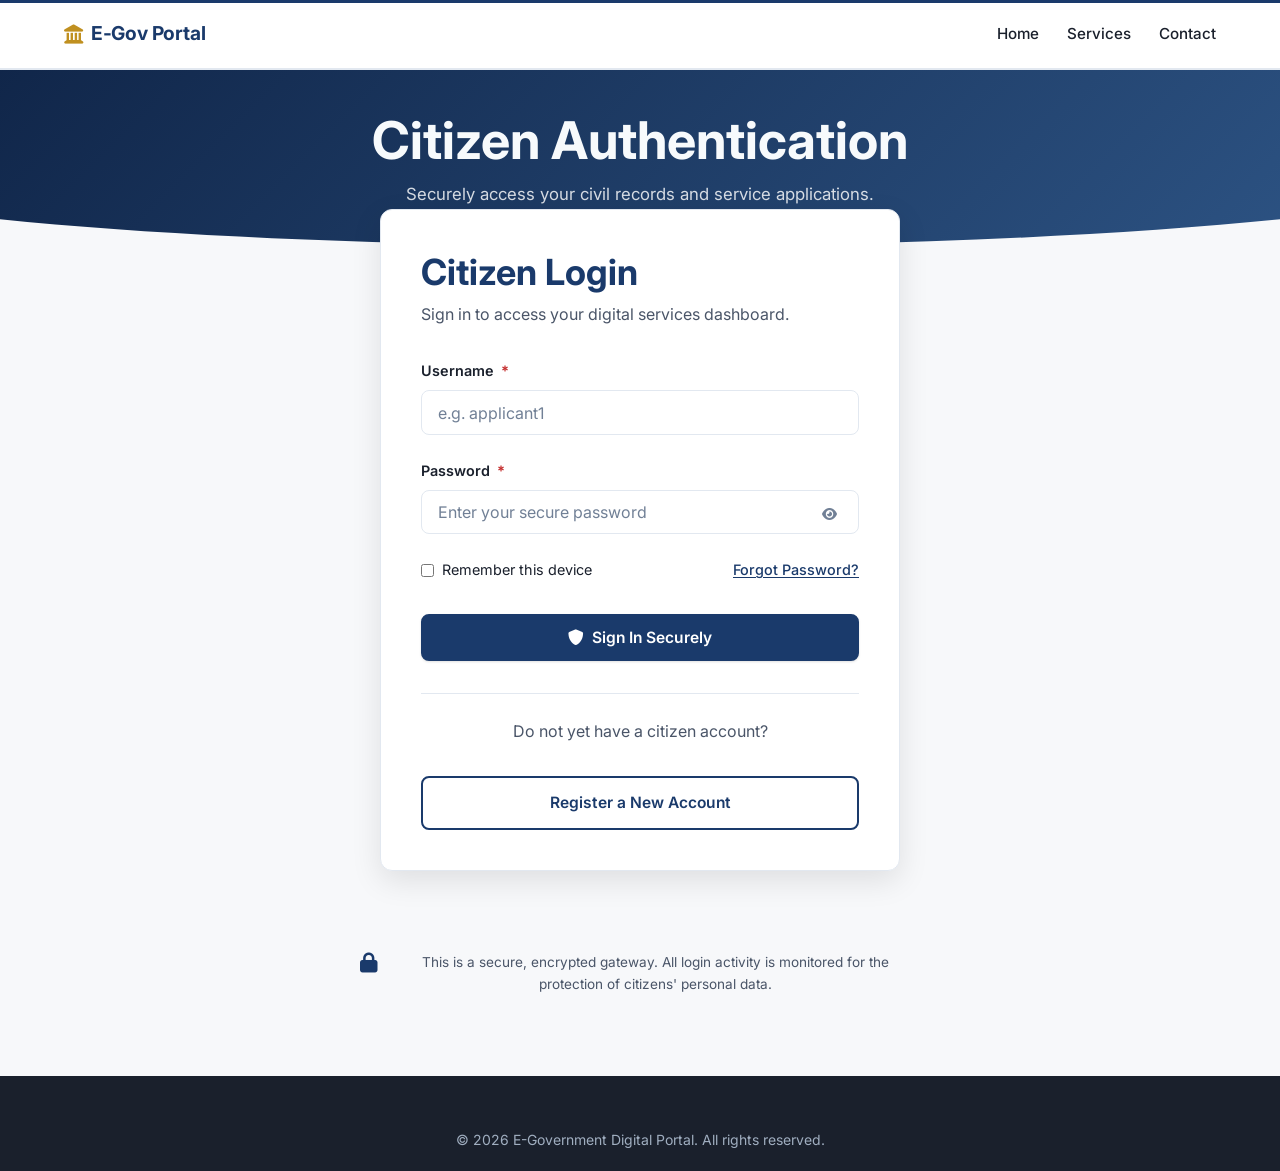
<file: frontend/supervisor-dashboard.html>
<!doctype html>
<html lang="en">
  <head>
    <meta charset="UTF-8" />
    <meta name="viewport" content="width=device-width, initial-scale=1.0" />
    <title>Supervisor Dashboard | E-Government Portal</title>
    <link rel="stylesheet" href="./css/style.css" />
    <link
      href="https://cdnjs.cloudflare.com/ajax/libs/font-awesome/6.0.0/css/all.min.css"
      rel="stylesheet"
    />
  </head>
  <body>
    <nav class="navbar solid" id="navbar">
      <div class="nav-container">
        <a href="./index.html" class="logo"
          ><i class="fas fa-landmark"></i> E-Gov Portal</a
        >
        <div class="nav-menu" id="nav-menu">
          <a href="./index.html" class="nav-link">Home</a>
          <a href="./supervisor-dashboard.html" class="nav-link active"
            >Supervisor Tasks</a
          >
          <button
            id="logout-btn"
            class="btn btn-outline"
            style="margin-left: 1rem"
          >
            Logout
          </button>
        </div>
      </div>
    </nav>

    <div
      id="toast"
      style="
        position: fixed;
        bottom: 20px;
        right: 20px;
        padding: 1rem 1.5rem;
        border-radius: 4px;
        color: white;
        font-weight: bold;
        display: none;
        max-width: 300px;
        z-index: 1000;
      "
    ></div>

    <main
      class="container"
      style="padding: 2rem 1rem; max-width: 1000px; margin-top: 80px"
    >
      <h1>Supervisor Dashboard</h1>
      <p style="color: #666; margin-bottom: 2rem">
        Manage pending applications across all services
      </p>

      <!-- ID Renewal Tasks -->
      <section
        style="
          background: white;
          padding: 2rem;
          border-radius: 8px;
          margin-bottom: 2rem;
          box-shadow: 0 2px 4px rgba(0, 0, 0, 0.1);
        "
      >
        <h2>ID Renewal Tasks</h2>
        <div
          id="id-renewal-tasks"
          style="
            display: grid;
            grid-template-columns: repeat(auto-fill, minmax(300px, 1fr));
            gap: 1.5rem;
          "
        ></div>
      </section>

      <!-- Scholarship Tasks -->
      <section
        style="
          background: white;
          padding: 2rem;
          border-radius: 8px;
          margin-bottom: 2rem;
          box-shadow: 0 2px 4px rgba(0, 0, 0, 0.1);
        "
      >
        <h2>Scholarship Tasks</h2>
        <div
          id="scholarship-tasks"
          style="
            display: grid;
            grid-template-columns: repeat(auto-fill, minmax(300px, 1fr));
            gap: 1.5rem;
          "
        ></div>
      </section>

      <!-- Business License Tasks -->
      <section
        style="
          background: white;
          padding: 2rem;
          border-radius: 8px;
          box-shadow: 0 2px 4px rgba(0, 0, 0, 0.1);
        "
      >
        <h2>Business License Tasks</h2>
        <div
          id="business-license-tasks"
          style="
            display: grid;
            grid-template-columns: repeat(auto-fill, minmax(300px, 1fr));
            gap: 1.5rem;
          "
        ></div>
      </section>
    </main>

    <script src="./js/auth.js?v=4"></script>
    <script src="./js/supervisor-dashboard.js?v=3"></script>
  </body>
</html>
</file>
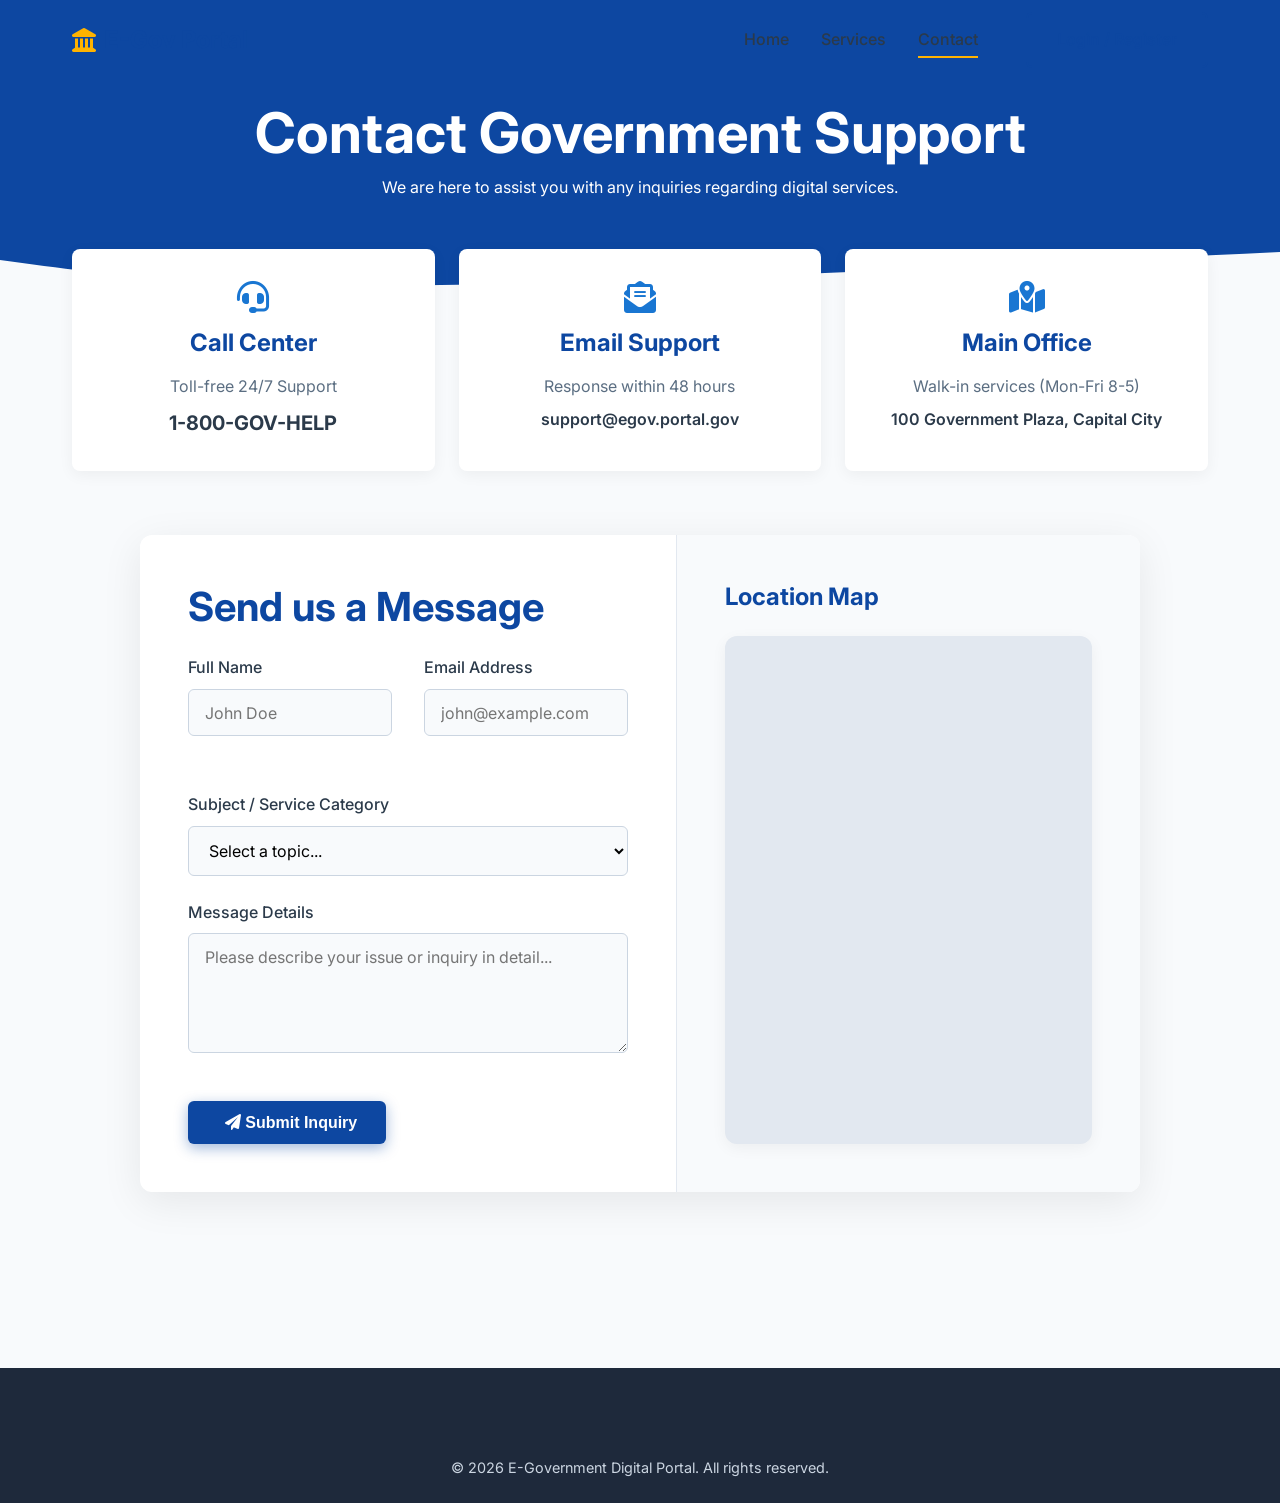
<file: pages/contact.html>
<!DOCTYPE html>
<html lang="en">
<head>
    <meta charset="UTF-8">
    <meta name="viewport" content="width=device-width, initial-scale=1.0">
    <title>E-Government Portal | Contact Us</title>
    <link rel="stylesheet" href="../css/style.css">
    <link href="https://cdnjs.cloudflare.com/ajax/libs/font-awesome/6.0.0/css/all.min.css" rel="stylesheet">
    <link href="https://fonts.googleapis.com/css2?family=Inter:wght@300;400;500;600;700&display=swap" rel="stylesheet">
</head>
<body>
    <!-- Navigation -->
    <nav class="navbar solid" id="navbar">
        <div class="nav-container">
            <a href="../index.html" class="logo">
                <i class="fas fa-landmark"></i> E-Gov Portal
            </a>
            <div class="nav-menu" id="nav-menu">
                <a href="../index.html" class="nav-link">Home</a>
                <a href="services.html" class="nav-link">Services</a>
                <a href="contact.html" class="nav-link active">Contact</a>
                <a href="login.html" class="btn btn-outline" style="margin-left: 1rem; color: var(--primary-color); border-color: var(--primary-color);">Login / Register</a>
            </div>
            <div class="nav-toggle" id="nav-toggle">
                <i class="fas fa-bars"></i>
            </div>
        </div>
    </nav>

    <!-- Page Header -->
    <header class="page-header" style="padding-bottom: 6rem;">
        <div class="container fade-up">
            <h1>Contact Government Support</h1>
            <p>We are here to assist you with any inquiries regarding digital services.</p>
        </div>
    </header>

    <section class="section" style="padding-top: 0;">
        <div class="container">
            
            <div class="contact-info-boxes fade-up delay-1">
                <div class="info-box">
                    <i class="fas fa-headset"></i>
                    <h3>Call Center</h3>
                    <p style="color: var(--text-light); margin-bottom: 0.5rem;">Toll-free 24/7 Support</p>
                    <p style="font-size: 1.25rem; font-weight: 700; color: var(--text-main);">1-800-GOV-HELP</p>
                </div>
                
                <div class="info-box">
                    <i class="fas fa-envelope-open-text"></i>
                    <h3>Email Support</h3>
                    <p style="color: var(--text-light); margin-bottom: 0.5rem;">Response within 48 hours</p>
                    <p style="font-weight: 600; color: var(--text-main);">support@egov.portal.gov</p>
                </div>
                
                <div class="info-box">
                    <i class="fas fa-map-marked-alt"></i>
                    <h3>Main Office</h3>
                    <p style="color: var(--text-light); margin-bottom: 0.5rem;">Walk-in services (Mon-Fri 8-5)</p>
                    <p style="font-weight: 600; color: var(--text-main);">100 Government Plaza, Capital City</p>
                </div>
            </div>

            <div class="form-container wide fade-up delay-2" style="margin-top: 2rem;">
                
                <div class="form-wrapper" style="flex: 1.2;">
                    <h2 style="margin-bottom: 1.5rem;">Send us a Message</h2>
                    <form id="contactForm" novalidate>
                        <div class="contact-grid">
                            <div class="input-group">
                                <label for="fullName" class="form-label">Full Name</label>
                                <input type="text" id="fullName" class="form-control" placeholder="John Doe">
                                <span class="error-message">Name is required.</span>
                            </div>
                            <div class="input-group">
                                <label for="email" class="form-label">Email Address</label>
                                <input type="email" id="email" class="form-control" placeholder="john@example.com">
                                <span class="error-message">Valid email is required.</span>
                            </div>
                        </div>
                        
                        <div class="input-group">
                            <label for="subject" class="form-label">Subject / Service Category</label>
                            <select id="subject" class="form-control">
                                <option value="" disabled selected>Select a topic...</option>
                                <option value="technical">Technical Support (Login/Portal Issues)</option>
                                <option value="passport">Passport & Identity</option>
                                <option value="taxes">Taxes & Finance</option>
                                <option value="education">Scholarships & Education</option>
                                <option value="other">General Inquiry / Other</option>
                            </select>
                            <span class="error-message">Please select a subject.</span>
                        </div>
                        
                        <div class="input-group">
                            <label for="message" class="form-label">Message Details</label>
                            <textarea id="message" class="form-control" placeholder="Please describe your issue or inquiry in detail..."></textarea>
                            <span class="error-message">Message field cannot be empty.</span>
                        </div>
                        
                        <button type="submit" class="btn btn-primary" style="margin-top: 1rem;"><i class="fas fa-paper-plane"></i> Submit Inquiry</button>
                    </form>
                </div>
                
                <div style="flex: 1; background: #f8fafc; padding: 3rem; border-left: 1px solid #e2e8f0; display: flex; flex-direction: column;">
                    <h3 style="margin-bottom: 1.5rem;">Location Map</h3>
                    <div class="map-container" style="flex: 1; min-height: 250px; background: #e2e8f0; display: flex; align-items: center; justify-content: center;">
                        <iframe src="https://www.google.com/maps/embed?pb=!1m18!1m12!1m3!1d387190.2799144372!2d-74.25987508935409!3d40.69714941421008!2m3!1f0!2f0!3f0!3m2!1i1024!2i768!4f13.1!3m3!1m2!1s0x89c24fa5d33f083b%3A0xc80b8f06e177fe62!2sNew%20York%2C%20NY%2C%20USA!5e0!3m2!1sen!2s!4v1680000000000!5m2!1sen!2s" 
                                width="100%" height="100%" style="border:0;" allowfullscreen="" loading="lazy" referrerpolicy="no-referrer-when-downgrade">
                        </iframe>
                    </div>
                </div>

            </div>
        </div>
    </section>

    <!-- Footer -->
    <footer class="footer">
        <div class="container">
            <div class="footer-bottom" style="border-top: none;">
                <p>&copy; 2026 E-Government Digital Portal. All rights reserved.</p>
            </div>
        </div>
    </footer>

    <script src="../js/script.js"></script>
</body>
</html>
</file>
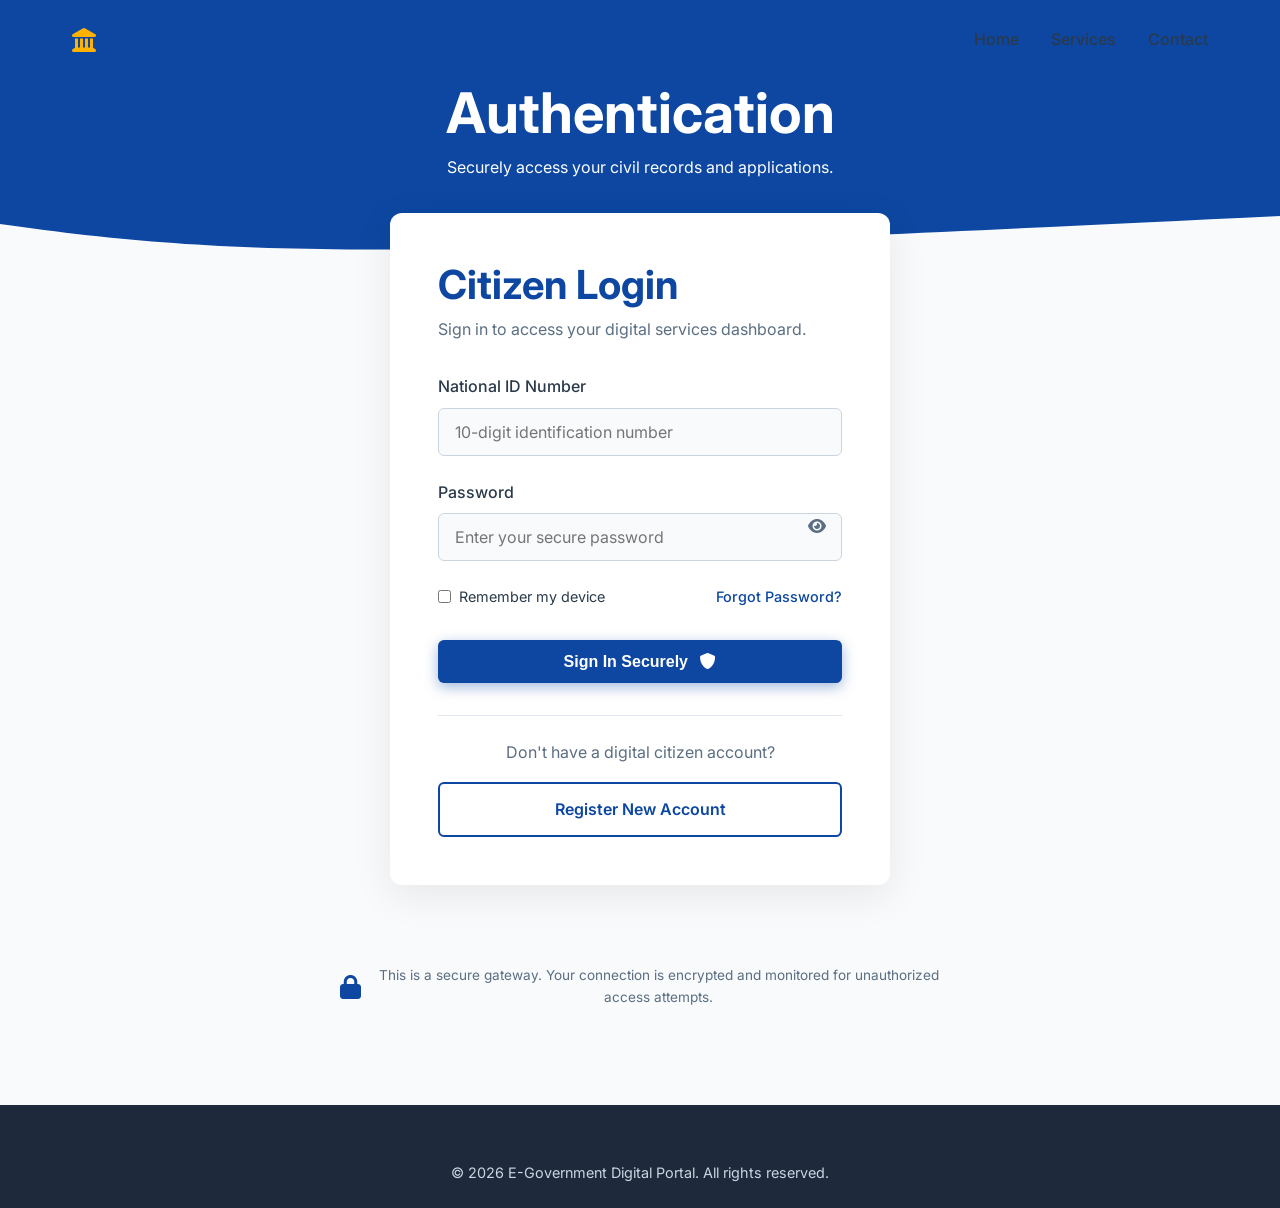
<file: pages/login.html>
<!DOCTYPE html>
<html lang="en">
<head>
    <meta charset="UTF-8">
    <meta name="viewport" content="width=device-width, initial-scale=1.0">
    <title>E-Government Portal | Login</title>
    <link rel="stylesheet" href="../css/style.css">
    <link href="https://cdnjs.cloudflare.com/ajax/libs/font-awesome/6.0.0/css/all.min.css" rel="stylesheet">
    <link href="https://fonts.googleapis.com/css2?family=Inter:wght@300;400;500;600;700&display=swap" rel="stylesheet">
    <style>
        body { background-color: var(--bg-main); }
        .footer { margin-top: auto; }
        .page-wrapper { min-height: 100vh; display: flex; flex-direction: column; }
    </style>
</head>
<body>
    <div class="page-wrapper">
        <!-- Navigation -->
        <nav class="navbar solid" id="navbar">
            <div class="nav-container">
                <a href="../index.html" class="logo">
                    <i class="fas fa-landmark"></i> E-Gov Portal
                </a>
                <div class="nav-menu" id="nav-menu">
                    <a href="../index.html" class="nav-link">Home</a>
                    <a href="services.html" class="nav-link">Services</a>
                    <a href="contact.html" class="nav-link">Contact</a>
                </div>
                <div class="nav-toggle" id="nav-toggle">
                    <i class="fas fa-bars"></i>
                </div>
            </div>
        </nav>

        <!-- Page Header -->
        <header class="page-header" style="padding-top: 80px; padding-bottom: 5rem;">
            <div class="container fade-up">
                <h1>Authentication</h1>
                <p>Securely access your civil records and applications.</p>
            </div>
        </header>

        <!-- Login Form -->
        <section class="section" style="padding-top: 0; flex: 1;">
            <div class="container">
                <div class="form-container fade-up delay-1">
                    <div class="form-wrapper">
                        <h2 style="margin-bottom: 0.5rem;">Citizen Login</h2>
                        <p style="color: var(--text-light); margin-bottom: 2rem;">Sign in to access your digital services dashboard.</p>
                        
                        <form id="loginForm" novalidate>
                            <div class="input-group">
                                <label for="nationalId" class="form-label">National ID Number</label>
                                <input type="text" id="nationalId" class="form-control" placeholder="10-digit identification number" maxlength="10">
                                <span class="error-message">Invalid National ID format.</span>
                            </div>
                            
                            <div class="input-group">
                                <label for="password" class="form-label">Password</label>
                                <input type="password" id="password" class="form-control" placeholder="Enter your secure password">
                                <i class="fas fa-eye password-toggle"></i>
                                <span class="error-message">Password is required.</span>
                            </div>
                            
                            <div style="display: flex; justify-content: space-between; align-items: center; margin-bottom: 2rem; font-size: 0.9rem;">
                                <label style="display: flex; align-items: center; gap: 0.5rem; cursor: pointer;">
                                    <input type="checkbox"> Remember my device
                                </label>
                                <a href="#" style="color: var(--primary-color); font-weight: 500;">Forgot Password?</a>
                            </div>
                            
                            <button type="submit" class="btn btn-primary btn-block">Sign In Securely <i class="fas fa-shield-alt"></i></button>
                        </form>
                        
                        <div style="margin-top: 2rem; text-align: center; border-top: 1px solid #e2e8f0; padding-top: 1.5rem;">
                            <p style="color: var(--text-light);">Don't have a digital citizen account?</p>
                            <a href="#" class="btn btn-outline" style="margin-top: 1rem; width: 100%;">Register New Account</a>
                        </div>
                    </div>
                </div>
                
                <div class="text-center fade-up delay-2" style="max-width: 600px; margin: 0 auto; display: flex; align-items: center; justify-content: center; gap: 1rem; color: var(--text-light); font-size: 0.85rem;">
                    <i class="fas fa-lock" style="font-size: 1.5rem; color: var(--primary-color);"></i>
                    <p>This is a secure gateway. Your connection is encrypted and monitored for unauthorized access attempts.</p>
                </div>
            </div>
        </section>

        <!-- Footer -->
        <footer class="footer" style="padding-top: 2rem;">
            <div class="container">
                <div class="footer-bottom" style="border-top: none;">
                    <p>&copy; 2026 E-Government Digital Portal. All rights reserved.</p>
                </div>
            </div>
        </footer>
    </div>

    <script src="../js/script.js"></script>
</body>
</html>
</file>
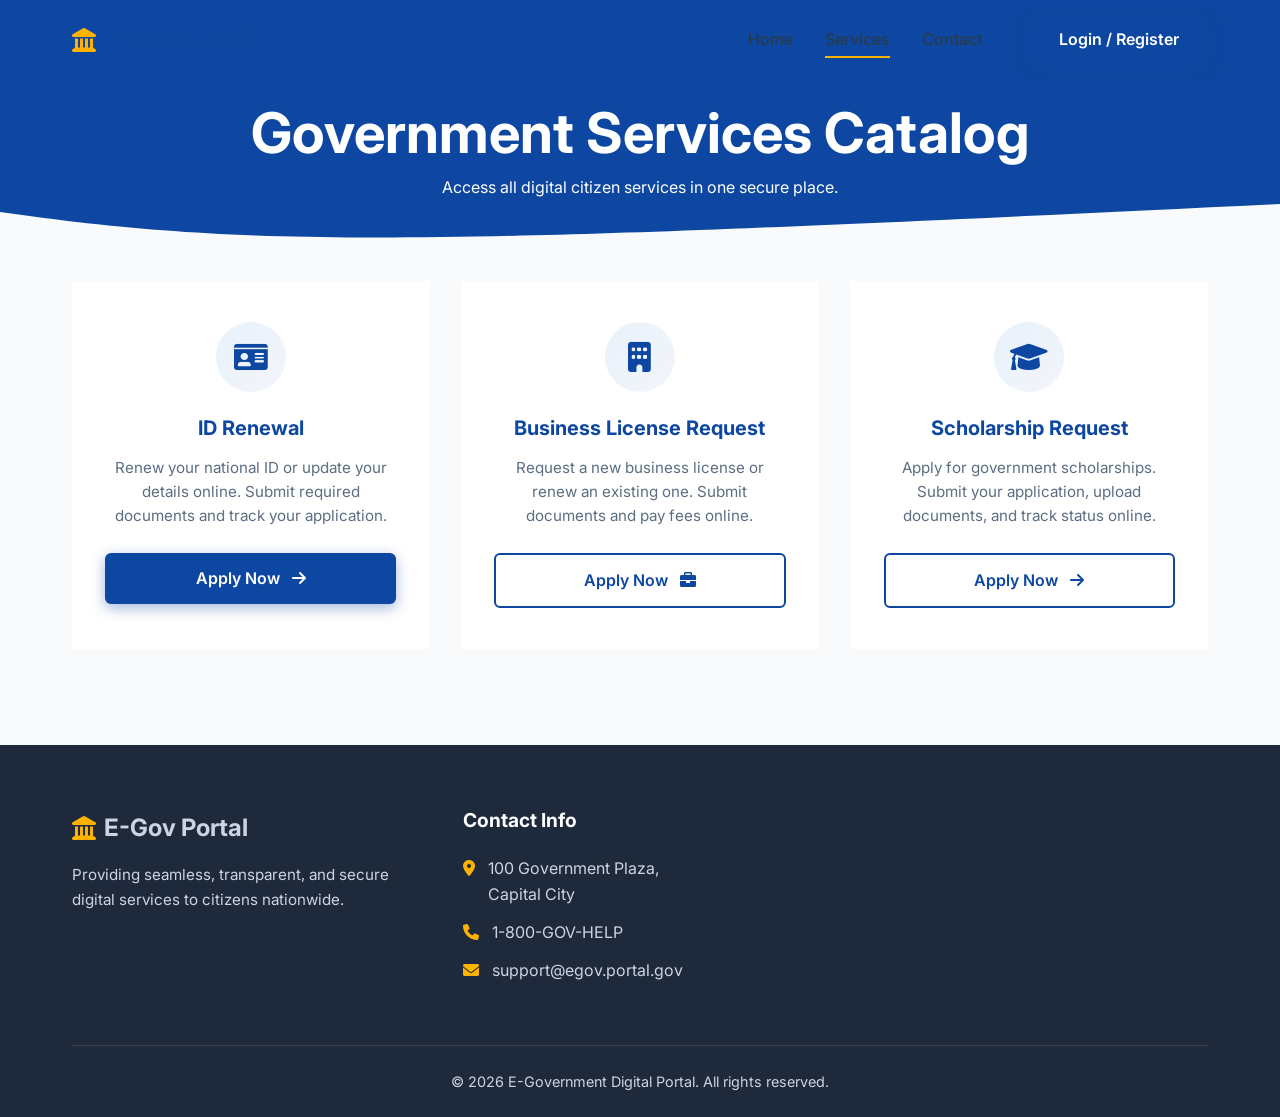
<file: pages/services.html>
<!DOCTYPE html>
<html lang="en">
<head>
    <meta charset="UTF-8">
    <meta name="viewport" content="width=device-width, initial-scale=1.0">
    <title>E-Government Portal | Our Services</title>
    <link rel="stylesheet" href="../css/style.css">
    <link href="https://cdnjs.cloudflare.com/ajax/libs/font-awesome/6.0.0/css/all.min.css" rel="stylesheet">
    <link href="https://fonts.googleapis.com/css2?family=Inter:wght@300;400;500;600;700&display=swap" rel="stylesheet">
</head>
<body>
    <!-- Navigation -->
    <nav class="navbar solid" id="navbar">
        <div class="nav-container">
            <a href="../index.html" class="logo">
                <i class="fas fa-landmark"></i> E-Gov Portal
            </a>
            <div class="nav-menu" id="nav-menu">
                <a href="../index.html" class="nav-link">Home</a>
                <a href="services.html" class="nav-link active">Services</a>
                <a href="contact.html" class="nav-link">Contact</a>
                <a href="login.html" class="btn btn-primary" style="margin-left: 1rem;">Login / Register</a>
            </div>
            <div class="nav-toggle" id="nav-toggle">
                <i class="fas fa-bars"></i>
            </div>
        </div>
    </nav>

    <!-- Page Header -->
    <header class="page-header">
        <div class="container fade-up">
            <h1>Government Services Catalog</h1>
            <p>Access all digital citizen services in one secure place.</p>
        </div>
    </header>

    <!-- Services Grid -->
    <section class="section" style="padding-top: 2rem;">
        <div class="container">
            <div class="service-grid">
                <div id="id-renewal" class="service-card reveal delay-1">
                    <div class="card-icon"><i class="fas fa-id-card"></i></div>
                    <h3>ID Renewal</h3>
                    <p>Renew your national ID or update your details online. Submit required documents and track your application.</p>
                    <a href="login.html" class="btn btn-primary btn-block">Apply Now <i class="fas fa-arrow-right"></i></a>
                </div>

                <div id="business-license" class="service-card reveal delay-2">
                    <div class="card-icon"><i class="fas fa-building"></i></div>
                    <h3>Business License Request</h3>
                    <p>Request a new business license or renew an existing one. Submit documents and pay fees online.</p>
                    <a href="login.html" class="btn btn-outline btn-block">Apply Now <i class="fas fa-briefcase"></i></a>
                </div>

                <div id="scholarship" class="service-card reveal delay-3">
                    <div class="card-icon"><i class="fas fa-graduation-cap"></i></div>
                    <h3>Scholarship Request</h3>
                    <p>Apply for government scholarships. Submit your application, upload documents, and track status online.</p>
                    <a href="login.html" class="btn btn-outline btn-block">Apply Now <i class="fas fa-arrow-right"></i></a>
                </div>
            </div>
        </div>
    </section>

    <!-- Footer -->
    <footer class="footer">
        <div class="container">
            <div class="footer-grid">
                <div class="footer-col">
                    <a href="../index.html" class="logo footer-logo">
                        <i class="fas fa-landmark"></i> E-Gov Portal
                    </a>
                    <p>Providing seamless, transparent, and secure digital services to citizens nationwide.</p>
                </div>
                <div class="footer-col">
                    <h3>Contact Info</h3>
                    <ul class="contact-info">
                        <li><i class="fas fa-map-marker-alt"></i> 100 Government Plaza, Capital City</li>
                        <li><i class="fas fa-phone"></i> 1-800-GOV-HELP</li>
                        <li><i class="fas fa-envelope"></i> support@egov.portal.gov</li>
                    </ul>
                </div>
            </div>
            <div class="footer-bottom">
                <p>&copy; 2026 E-Government Digital Portal. All rights reserved.</p>
            </div>
        </div>
    </footer>

    <script src="../js/script.js"></script>
</body>
</html>
</file>
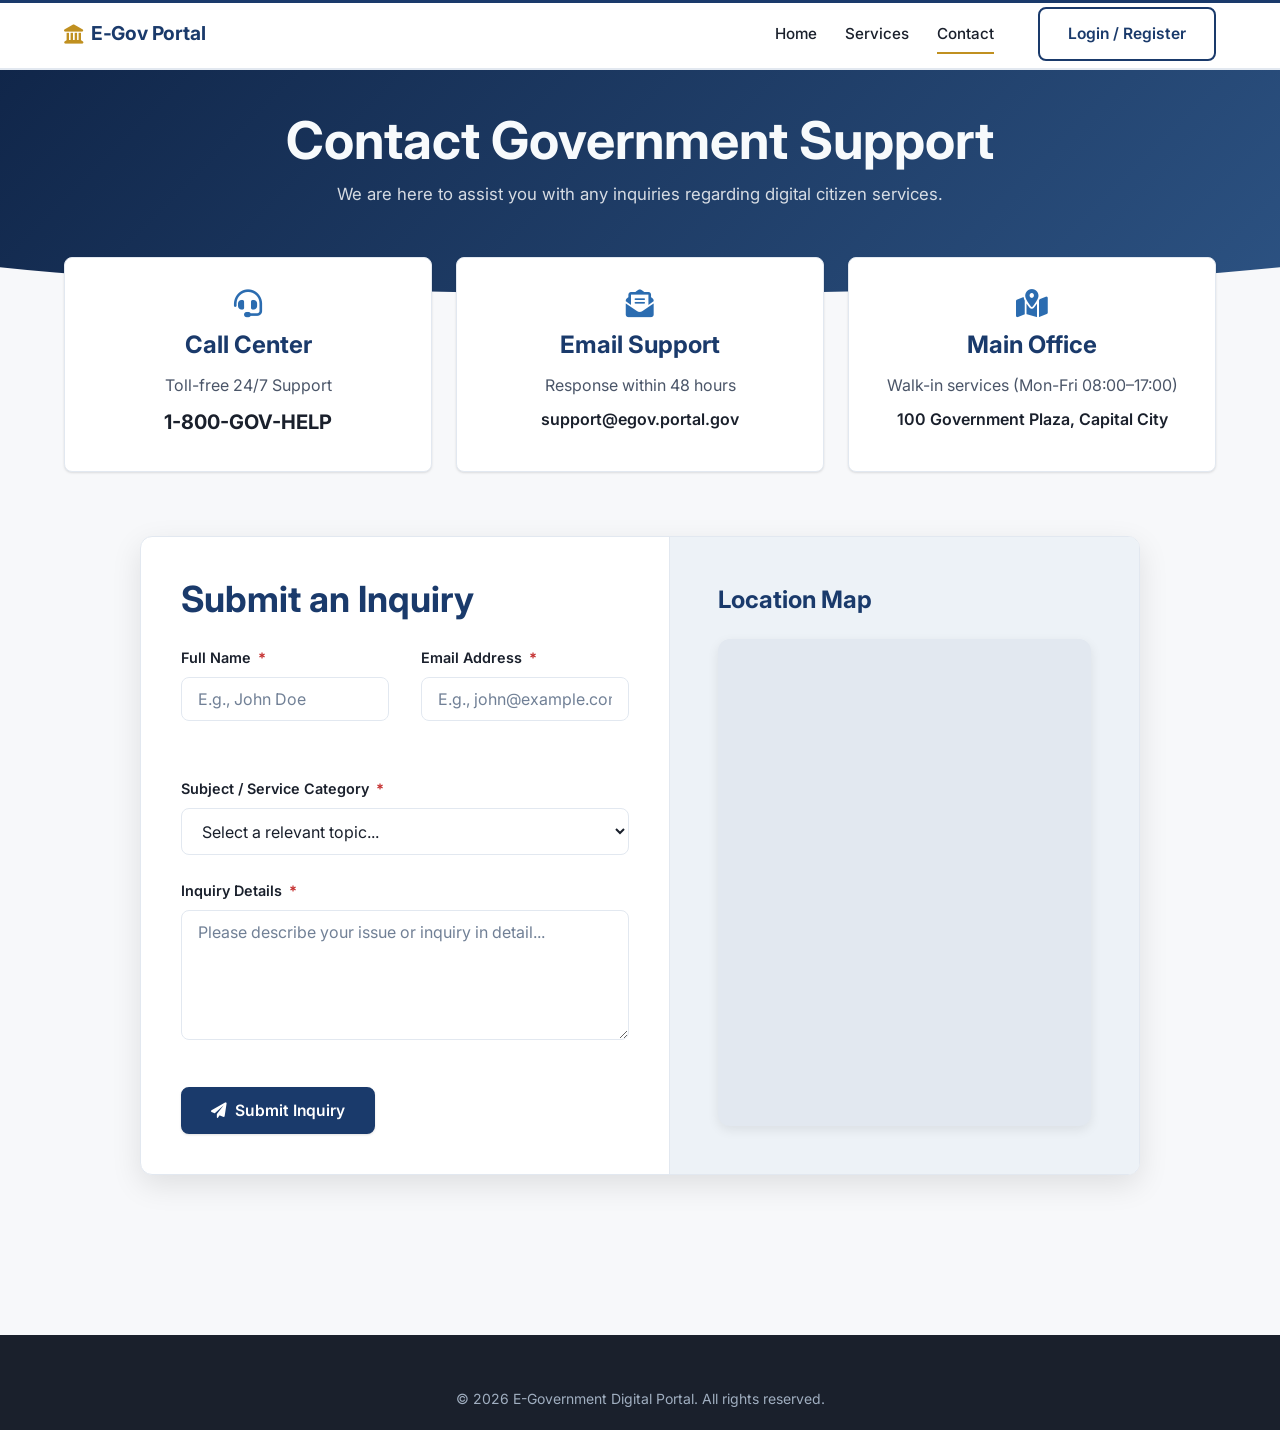
<file: frontend/pages/contact.html>
<!DOCTYPE html>
<html lang="en">
<head>
    <meta charset="UTF-8">
    <meta name="viewport" content="width=device-width, initial-scale=1.0">
    <meta name="description" content="Contact the E-Government portal support team for assistance with digital services.">
    <title>E-Government Portal | Contact Support</title>
    <link rel="stylesheet" href="../css/style.css">
    <link href="https://cdnjs.cloudflare.com/ajax/libs/font-awesome/6.0.0/css/all.min.css" rel="stylesheet">
    <link href="https://fonts.googleapis.com/css2?family=Inter:wght@300;400;500;600;700&display=swap" rel="stylesheet">
</head>
<body>
    <!-- Skip Navigation -->
    <a href="#contact-main" class="skip-link">Skip to main content</a>

    <!-- Navigation -->
    <nav class="navbar solid" id="navbar" aria-label="Main navigation">
        <div class="nav-container">
            <a href="../index.html" class="logo" aria-label="E-Government Portal — Home">
                <i class="fas fa-landmark" aria-hidden="true"></i> E-Gov Portal
            </a>
            <button class="nav-toggle" id="nav-toggle"
                    aria-controls="nav-menu"
                    aria-expanded="false"
                    aria-label="Open navigation menu">
                <i class="fas fa-bars" aria-hidden="true"></i>
            </button>
            <div class="nav-menu" id="nav-menu" role="list">
                <a href="../index.html" class="nav-link" role="listitem">Home</a>
                <a href="services.html" class="nav-link" role="listitem">Services</a>
                <a href="contact.html" class="nav-link active" role="listitem">Contact</a>
                <a href="./login.html" class="btn btn-outline" style="margin-left: 1rem;" id="nav-auth-btn" role="listitem">Login / Register</a>
            </div>
        </div>
    </nav>

    <!-- Page Header -->
    <header class="page-header" style="padding-bottom: 6rem;">
        <div class="container fade-up">
            <h1>Contact Government Support</h1>
            <p>We are here to assist you with any inquiries regarding digital citizen services.</p>
        </div>
    </header>

    <main id="contact-main" class="section" style="padding-top: 0;">
        <div class="container">
            
            <div class="contact-info-boxes fade-up delay-1" role="list">
                <div class="info-box" role="listitem">
                    <i class="fas fa-headset" aria-hidden="true"></i>
                    <h3>Call Center</h3>
                    <p style="color: var(--text-secondary); margin-bottom: 0.5rem;">Toll-free 24/7 Support</p>
                    <p style="font-size: 1.25rem; font-weight: 700; color: var(--text-primary);">
                        <a href="tel:18004684357" style="color: inherit; text-decoration: none;">1-800-GOV-HELP</a>
                    </p>
                </div>
                
                <div class="info-box" role="listitem">
                    <i class="fas fa-envelope-open-text" aria-hidden="true"></i>
                    <h3>Email Support</h3>
                    <p style="color: var(--text-secondary); margin-bottom: 0.5rem;">Response within 48 hours</p>
                    <p style="font-weight: 600; color: var(--text-primary);">
                        <a href="mailto:support@egov.portal.gov" style="color: inherit; text-decoration: none;">support@egov.portal.gov</a>
                    </p>
                </div>
                
                <div class="info-box" role="listitem">
                    <i class="fas fa-map-marked-alt" aria-hidden="true"></i>
                    <h3>Main Office</h3>
                    <p style="color: var(--text-secondary); margin-bottom: 0.5rem;">Walk-in services (Mon-Fri 08:00–17:00)</p>
                    <p style="font-weight: 600; color: var(--text-primary);">100 Government Plaza, Capital City</p>
                </div>
            </div>

            <div class="form-container wide fade-up delay-2" style="margin-top: 2rem;">
                
                <div class="form-wrapper" style="flex: 1.2;">
                    <h2 style="margin-bottom: 1.5rem;">Submit an Inquiry</h2>
                    
                    <div id="contact-alert" role="alert" aria-live="assertive" aria-atomic="true" class="alert alert-success" style="display:none; margin-bottom: 1.5rem;">
                        <i class="fas fa-check-circle" aria-hidden="true"></i>
                        <span>Your inquiry has been submitted. A representative will contact you shortly.</span>
                    </div>

                    <form id="contactForm" novalidate aria-label="Contact support form">
                        <div class="contact-grid">
                            <div class="input-group">
                                <label for="fullName" class="form-label">
                                    Full Name <span class="required" aria-hidden="true">*</span>
                                </label>
                                <input type="text" id="fullName" name="fullName" class="form-control" autocomplete="name" placeholder="E.g., John Doe" aria-required="true" aria-describedby="name-error">
                                <span id="name-error" class="error-message" role="alert">Please enter your full name.</span>
                            </div>
                            <div class="input-group">
                                <label for="email" class="form-label">
                                    Email Address <span class="required" aria-hidden="true">*</span>
                                </label>
                                <input type="email" id="email" name="email" class="form-control" autocomplete="email" placeholder="E.g., john@example.com" aria-required="true" aria-describedby="email-error">
                                <span id="email-error" class="error-message" role="alert">Please provide a valid email address.</span>
                            </div>
                        </div>
                        
                        <div class="input-group">
                            <label for="subject" class="form-label">
                                Subject / Service Category <span class="required" aria-hidden="true">*</span>
                            </label>
                            <select id="subject" name="subject" class="form-control" aria-required="true" aria-describedby="subject-error">
                                <option value="" disabled selected>Select a relevant topic...</option>
                                <option value="technical">Technical Support (Login & Portal Issues)</option>
                                <option value="passport">Passport & Identity Renewals</option>
                                <option value="taxes">Taxes & Finance Operations</option>
                                <option value="education">Scholarships & Education Tracking</option>
                                <option value="other">General Inquiry / Other Matters</option>
                            </select>
                            <span id="subject-error" class="error-message" role="alert">Please select an inquiry subject.</span>
                        </div>
                        
                        <div class="input-group">
                            <label for="message" class="form-label">
                                Inquiry Details <span class="required" aria-hidden="true">*</span>
                            </label>
                            <textarea id="message" name="message" class="form-control" placeholder="Please describe your issue or inquiry in detail..." aria-required="true" aria-describedby="msg-error"></textarea>
                            <span id="msg-error" class="error-message" role="alert">The message details field cannot be empty.</span>
                        </div>
                        
                        <button type="submit" class="btn btn-primary" style="margin-top: 1rem;">
                            <i class="fas fa-paper-plane" aria-hidden="true"></i> Submit Inquiry
                        </button>
                    </form>
                </div>
                
                <div style="flex: 1; background: var(--bg-subtle); padding: 3rem; border-left: 1px solid var(--bg-border); display: flex; flex-direction: column;">
                    <h3 style="margin-bottom: 1.5rem;">Location Map</h3>
                    <div class="map-container" style="flex: 1; min-height: 250px; background: var(--bg-border); display: flex; align-items: center; justify-content: center;">
                        <iframe title="Map showing location of Government Plaza Office" src="https://www.google.com/maps/embed?pb=!1m18!1m12!1m3!1d387190.2799144372!2d-74.25987508935409!3d40.69714941421008!2m3!1f0!2f0!3f0!3m2!1i1024!2i768!4f13.1!3m3!1m2!1s0x89c24fa5d33f083b%3A0xc80b8f06e177fe62!2sNew%20York%2C%20NY%2C%20USA!5e0!3m2!1sen!2s!4v1680000000000!5m2!1sen!2s" 
                                width="100%" height="100%" style="border:0;" allowfullscreen="" loading="lazy" referrerpolicy="no-referrer-when-downgrade">
                        </iframe>
                    </div>
                </div>

            </div>
        </div>
    </main>

    <!-- Footer -->
    <footer class="footer" role="contentinfo" style="padding-top: 2rem;">
        <div class="container">
            <div class="footer-bottom" style="border-top: none;">
                <p>&copy; 2026 E-Government Digital Portal. All rights reserved.</p>
            </div>
        </div>
    </footer>

    <script src="../js/script.js?v=4"></script>
</body>
</html>
</file>
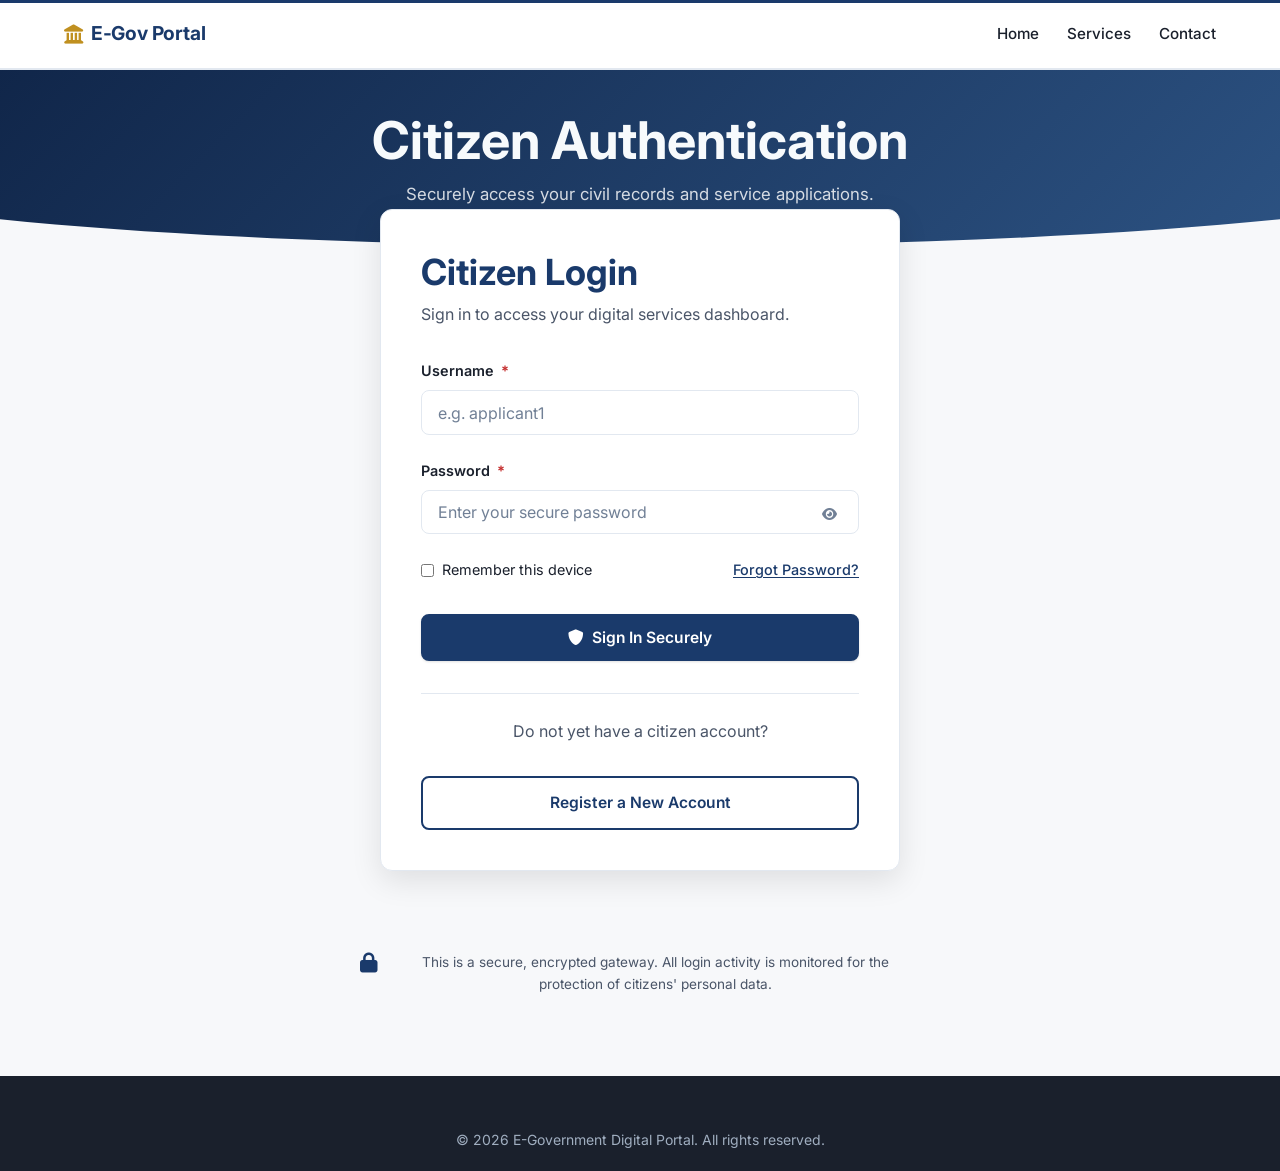
<file: frontend/pages/id-renewal.html>
<!DOCTYPE html>
<html lang="en">
<head>
    <meta charset="UTF-8">
    <meta name="viewport" content="width=device-width, initial-scale=1.0">
    <title>E-Gov Portal | ID Renewal</title>
    <link rel="stylesheet" href="../css/style.css">
    <link rel="stylesheet" href="../css/id-renewal.css">
    <link href="https://cdnjs.cloudflare.com/ajax/libs/font-awesome/6.0.0/css/all.min.css" rel="stylesheet">
    <style>
        .field-error { color: #dc2626; font-size: 0.78rem; margin-top: 0.25rem; display: block; min-height: 1em; }
        .form-control.invalid { border-color: #dc2626; }
    </style>
</head>
<body>
    <nav class="navbar solid">
        <div class="nav-container">
            <a href="../index.html" class="logo"><i class="fas fa-landmark"></i> E-Gov Portal</a>
            <div class="nav-menu">
                <span id="userInfo" style="color:white; margin-right:1rem;"></span>
                <button onclick="logout()" class="btn btn-outline">Logout</button>
            </div>
        </div>
    </nav>

    <header class="page-header" style="padding-top:80px;">
        <div class="container">
            <h1>ID Renewal Service</h1>
            <p id="roleWelcome"></p>
        </div>
    </header>

    <section class="section">
        <div class="container">
            <!-- Citizen View -->
            <div id="citizenView" style="display:none;">
                <div class="form-container">
                    <h3>New Renewal Request</h3>
                    <form id="renewalForm" novalidate>
                        <div class="input-group">
                            <label class="form-label">First Name</label>
                            <input type="text" id="fn" class="form-control" placeholder="Enter first name">
                            <small class="field-error" id="err-fn"></small>
                        </div>
                        <div class="input-group">
                            <label class="form-label">Last Name</label>
                            <input type="text" id="ln" class="form-control" placeholder="Enter last name">
                            <small class="field-error" id="err-ln"></small>
                        </div>
                        <div class="input-group">
                            <label class="form-label">National ID</label>
                            <input type="text" id="nid" class="form-control" placeholder="14-digit national ID number" maxlength="14">
                            <small class="field-error" id="err-nid"></small>
                        </div>
                        <button type="submit" class="btn btn-primary">Submit Request</button>
                    </form>
                </div>

                <div class="card" style="margin-top:2rem;">
                    <h3>Track My Request</h3>
                    <div class="input-group" style="display:flex; gap:1rem; align-items:flex-start; flex-direction:column;">
                        <div style="display:flex; gap:1rem; width:100%;">
                            <input type="text" id="trackId" class="form-control" placeholder="Enter Request ID (UUID)">
                            <button onclick="trackRequest()" class="btn btn-secondary">Track</button>
                        </div>
                        <small class="field-error" id="err-trackId"></small>
                    </div>
                    <div id="trackResult" style="margin-top:1rem;"></div>
                </div>
            </div>

            <!-- Supervisor/Admin View -->
            <div id="staffView" style="display:none;">
                <div class="card">
                    <h3>Pending Tasks (Workflow)</h3>
                    <table class="table">
                        <thead>
                            <tr>
                                <th>Task ID</th>
                                <th>Citizen</th>
                                <th>NID</th>
                                <th>Actions</th>
                            </tr>
                        </thead>
                        <tbody id="tasksBody"></tbody>
                    </table>
                </div>

                <div class="card" style="margin-top:2rem;">
                    <h3>All Requests (Database)</h3>
                    <table class="table">
                        <thead>
                            <tr>
                                <th>ID</th>
                                <th>Name</th>
                                <th>Status</th>
                            </tr>
                        </thead>
                        <tbody id="requestsBody"></tbody>
                    </table>
                </div>
            </div>

            <!-- Admin Only -->
            <div id="adminView" style="display:none; margin-top:2rem;">
                <div class="card" style="border: 1px solid var(--accent-color);">
                    <h3>System Administration</h3>
                    <button onclick="deployBpmn()" class="btn btn-secondary">Deploy BPMN Process</button>
                </div>
            </div>
        </div>
    </section>

    <script src="../js/auth.js"></script>
    <script src="../js/id-renewal.js"></script>
</body>
</html>
</file>
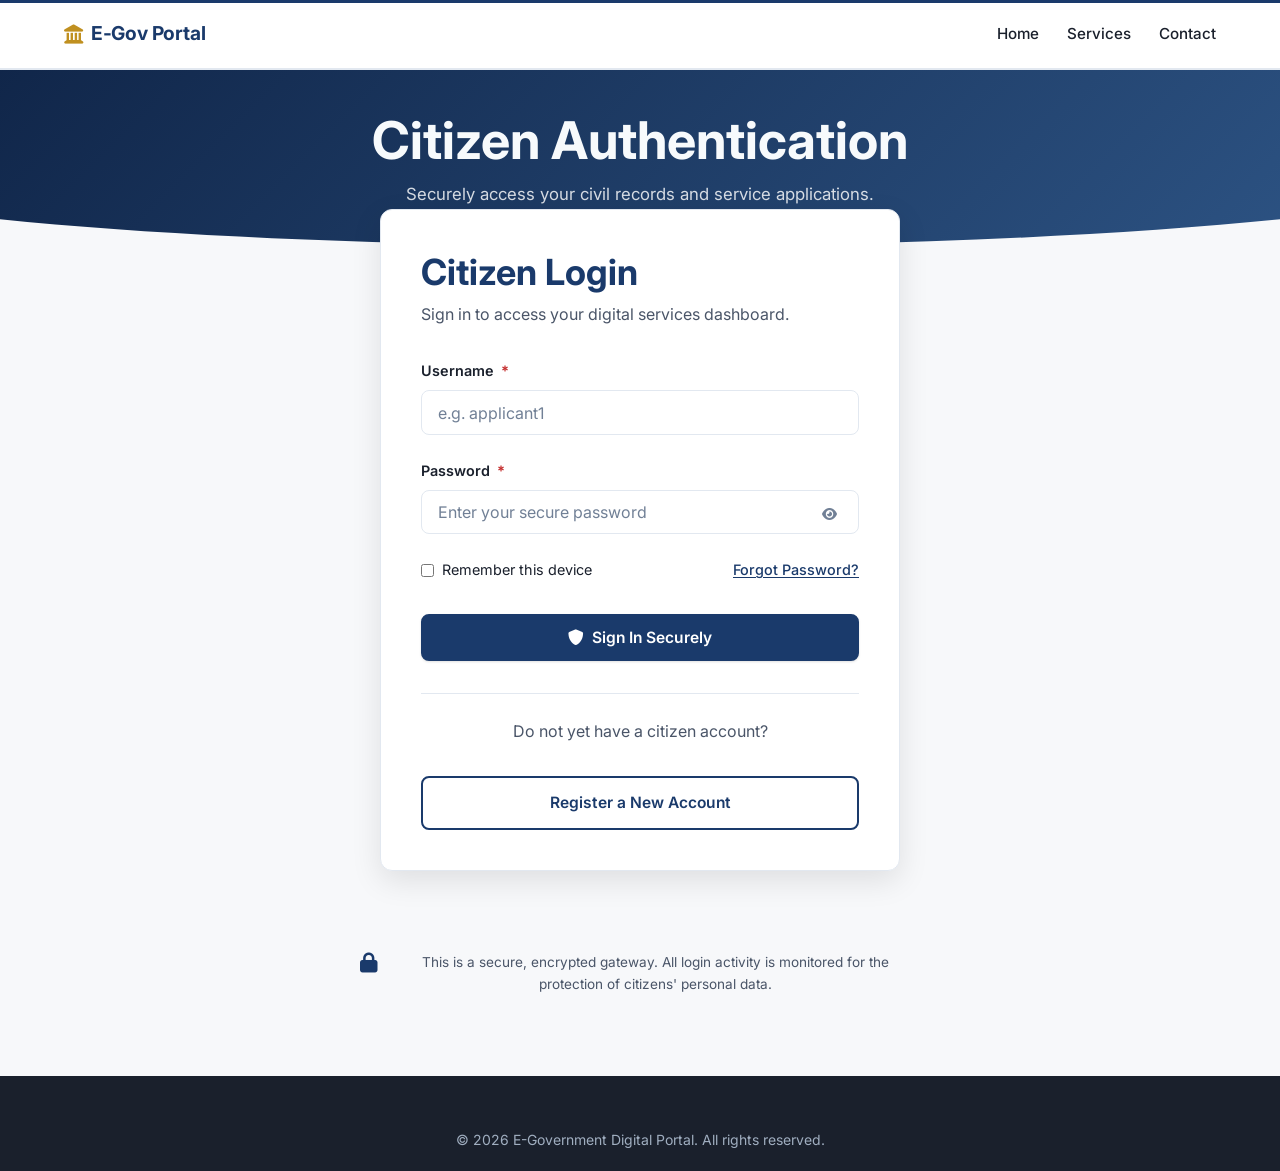
<file: frontend/pages/login.html>
<!doctype html>
<html lang="en">
  <head>
    <meta charset="UTF-8" />
    <meta name="viewport" content="width=device-width, initial-scale=1.0" />
    <meta name="description" content="Sign in to access your digital citizen services dashboard." />
    <title>E-Government Portal | Citizen Login</title>
    <link rel="stylesheet" href="../css/style.css" />
    <link
      href="https://cdnjs.cloudflare.com/ajax/libs/font-awesome/6.0.0/css/all.min.css"
      rel="stylesheet"
    />
    <link
      href="https://fonts.googleapis.com/css2?family=Inter:wght@300;400;500;600;700&display=swap"
      rel="stylesheet"
    />
    <style>
      body {
        background-color: var(--bg-main);
      }
      .footer {
        margin-top: auto;
      }
      .page-wrapper {
        min-height: 100vh;
        display: flex;
        flex-direction: column;
      }
    </style>
  </head>
  <body>
    <!-- Skip Navigation -->
    <a href="#login-form" class="skip-link">Skip to login form</a>

    <div class="page-wrapper">
      <!-- Navigation -->
      <nav class="navbar solid" id="navbar" aria-label="Main navigation">
        <div class="nav-container">
          <a href="../index.html" class="logo" aria-label="E-Government Portal — Home">
            <i class="fas fa-landmark" aria-hidden="true"></i> E-Gov Portal
          </a>
          <button class="nav-toggle" id="nav-toggle"
                  aria-controls="nav-menu"
                  aria-expanded="false"
                  aria-label="Open navigation menu">
            <i class="fas fa-bars" aria-hidden="true"></i>
          </button>
          <div class="nav-menu" id="nav-menu" role="list">
            <a href="../index.html" class="nav-link" role="listitem">Home</a>
            <a href="services.html"  class="nav-link" role="listitem">Services</a>
            <a href="contact.html"   class="nav-link" role="listitem">Contact</a>
          </div>
        </div>
      </nav>

      <!-- Page Header -->
      <header class="page-header">
        <div class="container fade-up">
          <h1>Citizen Authentication</h1>
          <p>Securely access your civil records and service applications.</p>
        </div>
      </header>

      <!-- Login Form -->
      <main id="login-form" class="section" style="padding-top: 0; flex: 1">
        <div class="container">
          <!-- Live region for auth errors (screen readers) -->
          <div id="auth-alert"
               role="alert"
               aria-live="assertive"
               aria-atomic="true"
               class="alert alert-error"
               style="max-width:520px; margin: 0 auto 1rem;"
               hidden>
          </div>

          <div class="form-container fade-up delay-1">
            <div class="form-wrapper">
              <h2 style="margin-bottom:0.4rem">Citizen Login</h2>
              <p style="color:var(--text-secondary); margin-bottom:2rem">
                Sign in to access your digital services dashboard.
              </p>

              <form id="loginForm" novalidate aria-label="Citizen login form">
                <div class="input-group">
                  <label for="login-username" class="form-label">
                    Username <span class="required" aria-hidden="true">*</span>
                  </label>
                  <input
                    type="text"
                    id="login-username"
                    name="username"
                    class="form-control"
                    placeholder="e.g. applicant1"
                    autocomplete="username"
                    aria-required="true"
                    aria-describedby="username-error"
                  />
                  <span id="username-error" class="error-message" role="alert">Please enter your username.</span>
                </div>

                <div class="input-group">
                  <label for="password" class="form-label">
                    Password <span class="required" aria-hidden="true">*</span>
                  </label>
                  <input
                    type="password"
                    id="password"
                    name="password"
                    class="form-control"
                    placeholder="Enter your secure password"
                    autocomplete="current-password"
                    aria-required="true"
                    aria-describedby="password-error"
                  />
                  <button type="button" class="password-toggle"
                          aria-label="Show password"
                          aria-controls="password">
                    <i class="fas fa-eye" aria-hidden="true"></i>
                  </button>
                  <span id="password-error" class="error-message" role="alert">Please enter your password.</span>
                </div>

                <div style="display:flex; justify-content:space-between; align-items:center; margin-bottom:2rem; font-size:0.9rem;">
                  <label style="display:flex; align-items:center; gap:0.5rem; cursor:pointer;">
                    <input type="checkbox" id="remember-device"> Remember this device
                  </label>
                  <a href="#" style="color:var(--primary); font-weight:500;">Forgot Password?</a>
                </div>

                <button type="submit" class="btn btn-primary btn-block" id="login-submit">
                  <i class="fas fa-shield-alt" aria-hidden="true"></i> Sign In Securely
                </button>
              </form>

              <div style="margin-top:2rem; text-align:center; border-top:1px solid var(--bg-border); padding-top:1.5rem;">
                <p style="color:var(--text-secondary);">Do not yet have a citizen account?</p>
                <a href="register.html"
                   id="registerLink"
                   class="btn btn-outline"
                   style="margin-top:1rem; width:100%;">
                  Register a New Account
                </a>
              </div>
            </div>
          </div>

          <div class="text-center fade-up delay-2"
               style="max-width:560px; margin:1.5rem auto 0; display:flex; align-items:flex-start; gap:0.75rem; color:var(--text-secondary); font-size:0.85rem;">
            <i class="fas fa-lock" style="font-size:1.25rem; color:var(--primary); flex-shrink:0; margin-top:2px;" aria-hidden="true"></i>
            <p>This is a secure, encrypted gateway. All login activity is monitored for the protection of citizens' personal data.</p>
          </div>
        </div>
      </main>

      <!-- Footer -->
      <footer class="footer" role="contentinfo" style="padding-top:2rem;">
        <div class="container">
          <div class="footer-bottom" style="border-top:none;">
            <p>&copy; 2026 E-Government Digital Portal. All rights reserved.</p>
          </div>
        </div>
      </footer>
    </div>

    <script src="../js/auth.js?v=4"></script>
    <script src="../js/script.js?v=4"></script>
    <script>
      // Handle return parameter for service navigation flow
      document.addEventListener('DOMContentLoaded', function () {
        const params = new URLSearchParams(window.location.search);
        const returnUrl = params.get('return');

        // Store return URL in sessionStorage for use after login
        if (returnUrl) {
          sessionStorage.setItem('returnUrl', returnUrl);
        }

        // Add event listener to login form
        const loginForm = document.getElementById('loginForm');
        if (loginForm && window.EgovAuth) {
          const originalSubmit = loginForm.onsubmit;
          loginForm.onsubmit = async (e) => {
            e.preventDefault();

            const username = document.getElementById('login-username').value;
            const password = document.getElementById('password').value;

            try {
              const user = await window.EgovAuth.login(username, password);

              // Check if there's a return URL stored
              const storedReturnUrl = sessionStorage.getItem('returnUrl');
              sessionStorage.removeItem('returnUrl');

              if (storedReturnUrl) {
                window.location.href = storedReturnUrl;
              } else if (user.roles && (user.roles.includes('supervisor') || user.roles.includes('admin'))) {
                window.location.href = '../supervisor-dashboard.html';
              } else {
                window.location.href = '../dashboard.html';
              }
            } catch (error) {
              const alertBox = document.getElementById('auth-alert');
              if (alertBox) {
                alertBox.textContent = error.message || 'Login failed. Please check your credentials.';
                alertBox.hidden = false;
                setTimeout(() => { alertBox.hidden = true; }, 6000);
              }
            }
          };
        }
      });
    </script>
  </body>
</html>
</file>
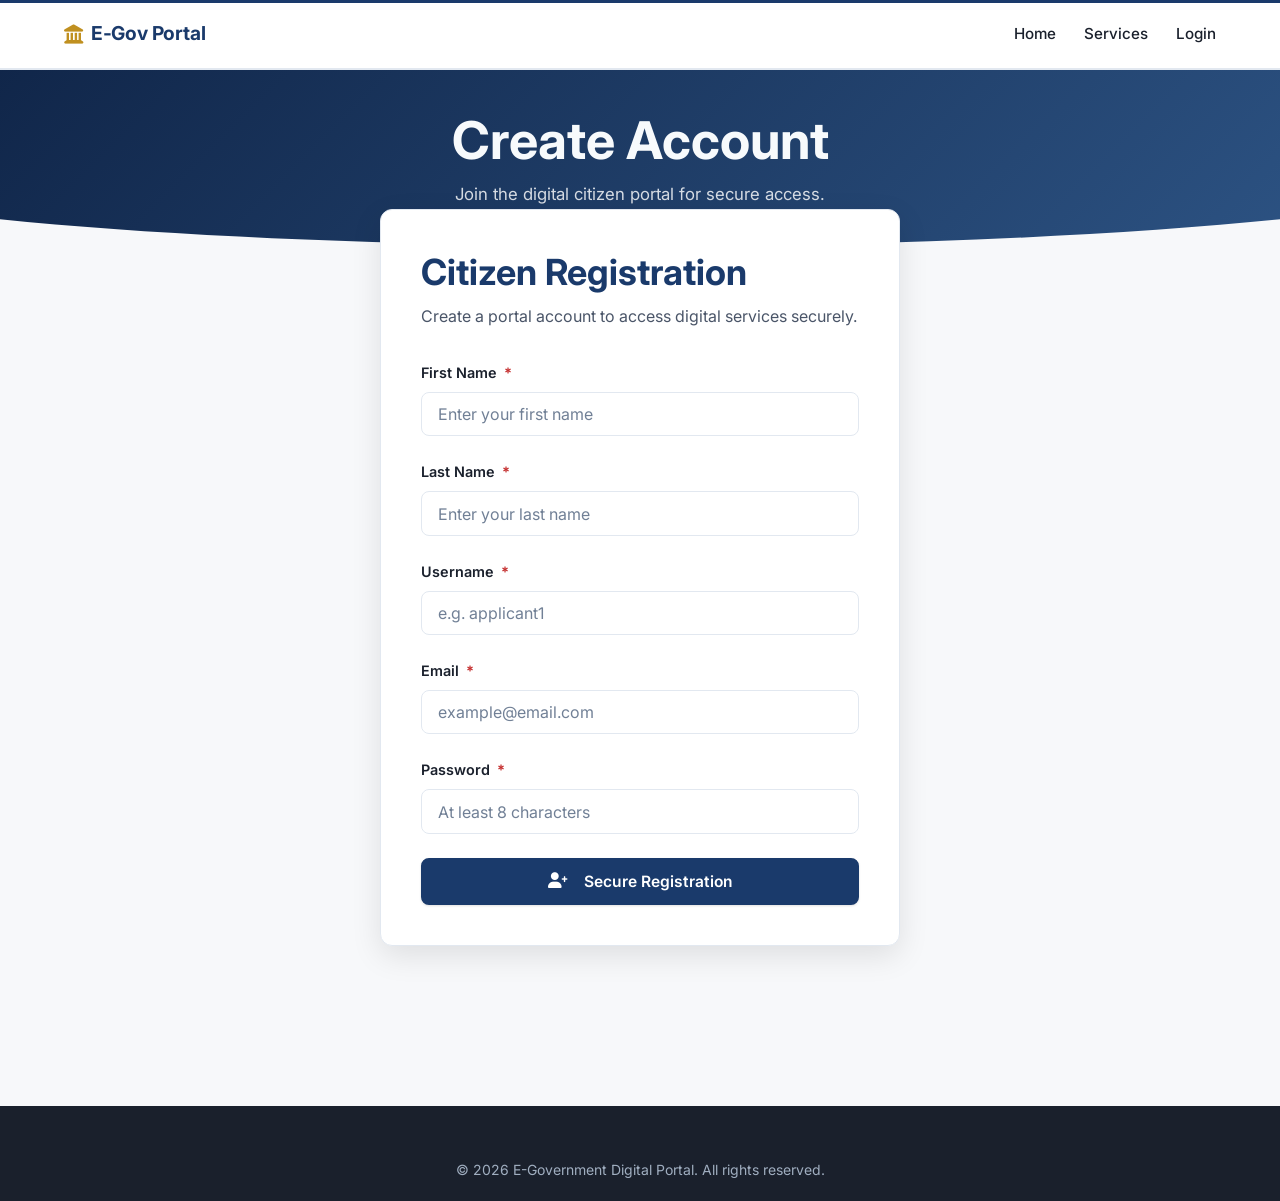
<file: frontend/pages/register.html>
<!doctype html>
<html lang="en">
  <head>
    <meta charset="UTF-8" />
    <meta name="viewport" content="width=device-width, initial-scale=1.0" />
    <meta name="description" content="Register for a digital citizen account to access portal services." />
    <title>E-Government Portal | Citizen Registration</title>
    <link rel="stylesheet" href="../css/style.css" />
    <link
      href="https://cdnjs.cloudflare.com/ajax/libs/font-awesome/6.0.0/css/all.min.css"
      rel="stylesheet"
    />
    <link
      href="https://fonts.googleapis.com/css2?family=Inter:wght@300;400;500;600;700&display=swap"
      rel="stylesheet"
    />
    <style>
      body {
        background-color: var(--bg-main);
      }
      .footer {
        margin-top: auto;
      }
      .page-wrapper {
        min-height: 100vh;
        display: flex;
        flex-direction: column;
      }
    </style>
  </head>
  <body>
    <!-- Skip Navigation -->
    <a href="#registration-form" class="skip-link">Skip to registration form</a>

    <div class="page-wrapper">
      <nav class="navbar solid" id="navbar" aria-label="Main navigation">
        <div class="nav-container">
          <a href="../index.html" class="logo" aria-label="E-Government Portal — Home">
            <i class="fas fa-landmark" aria-hidden="true"></i> E-Gov Portal
          </a>
          <button class="nav-toggle" id="nav-toggle"
                  aria-controls="nav-menu"
                  aria-expanded="false"
                  aria-label="Open navigation menu">
            <i class="fas fa-bars" aria-hidden="true"></i>
          </button>
          <div class="nav-menu" id="nav-menu" role="list">
            <a href="../index.html" class="nav-link" role="listitem">Home</a>
            <a href="services.html" class="nav-link" role="listitem">Services</a>
            <a href="./login.html" class="nav-link" role="listitem">Login</a>
          </div>
        </div>
      </nav>

      <header class="page-header">
        <div class="container fade-up">
          <h1>Create Account</h1>
          <p>Join the digital citizen portal for secure access.</p>
        </div>
      </header>

      <main id="registration-form" class="section" style="padding-top: 0; flex: 1">
        <div class="container">
          <div class="form-container fade-up delay-1">
            <div class="form-wrapper">
              <h2 style="margin-bottom: 0.5rem">Citizen Registration</h2>
              <p style="color: var(--text-light); margin-bottom: 2rem">
                Create a portal account to access digital services securely.
              </p>

              <div
                id="alertBox"
                class="alert alert-error"
                role="alert"
                aria-live="assertive"
                aria-atomic="true"
                style="display: none; margin-bottom: 1rem"
              ></div>

              <form id="registerForm" novalidate aria-label="Citizen registration form">
                <div class="input-group">
                  <label for="firstName" class="form-label">
                    First Name <span class="required" aria-hidden="true">*</span>
                  </label>
                  <input
                    type="text"
                    id="firstName"
                    class="form-control"
                    placeholder="Enter your first name"
                    aria-required="true"
                    aria-describedby="firstName-error"
                  />
                  <span id="firstName-error" class="error-message" role="alert">Please enter your first name.</span>
                </div>

                <div class="input-group">
                  <label for="lastName" class="form-label">
                    Last Name <span class="required" aria-hidden="true">*</span>
                  </label>
                  <input
                    type="text"
                    id="lastName"
                    class="form-control"
                    placeholder="Enter your last name"
                    aria-required="true"
                    aria-describedby="lastName-error"
                  />
                  <span id="lastName-error" class="error-message" role="alert">Please enter your last name.</span>
                </div>

                <div class="input-group">
                  <label for="username" class="form-label">
                    Username <span class="required" aria-hidden="true">*</span>
                  </label>
                  <input
                    type="text"
                    id="username"
                    class="form-control"
                    placeholder="e.g. applicant1"
                    aria-required="true"
                    aria-describedby="username-error"
                  />
                  <span id="username-error" class="error-message" role="alert">Please choose a username.</span>
                </div>

                <div class="input-group">
                  <label for="email" class="form-label">
                    Email <span class="required" aria-hidden="true">*</span>
                  </label>
                  <input
                    type="email"
                    id="email"
                    class="form-control"
                    placeholder="example@email.com"
                    aria-required="true"
                    aria-describedby="email-error"
                  />
                  <span id="email-error" class="error-message" role="alert">Please provide a valid email address.</span>
                </div>

                <div class="input-group">
                  <label for="password" class="form-label">
                    Password <span class="required" aria-hidden="true">*</span>
                  </label>
                  <input
                    type="password"
                    id="password"
                    class="form-control"
                    placeholder="At least 8 characters"
                    aria-required="true"
                    aria-describedby="password-error"
                  />
                  <span id="password-error" class="error-message" role="alert">Password is required.</span>
                </div>

                <button
                  type="submit"
                  class="btn btn-primary btn-block"
                  id="regBtn"
                >
                  <i class="fas fa-user-plus" aria-hidden="true" style="margin-right: 0.5rem;"></i> Secure Registration
                </button>
              </form>

              <div
                id="successCard"
                style="display: none; text-align: center; margin-top: 1rem"
                aria-live="polite"
              >
                <i
                  class="fas fa-check-circle"
                  aria-hidden="true"
                  style="font-size: 3rem; color: var(--success); margin-bottom: 1rem"
                ></i>
                <h2>Account Created Successfully</h2>
                <p>You can now log in securely with your new credentials.</p>
                <a
                  href="./login.html"
                  class="btn btn-primary"
                  style="margin-top: 1rem"
                  >Proceed to Login <i class="fas fa-arrow-right" aria-hidden="true"></i></a
                >
              </div>
            </div>
          </div>
        </div>
      </main>

      <footer class="footer" role="contentinfo" style="padding-top: 2rem">
        <div class="container">
          <div class="footer-bottom" style="border-top: none">
            <p>&copy; 2026 E-Government Digital Portal. All rights reserved.</p>
          </div>
        </div>
      </footer>
    </div>

    <script src="../js/script.js?v=4"></script>
    <script src="../js/auth.js"></script>
    <script>
      function validateEmail(email) {
        return /^[^\s@]+@[^\s@]+\.[^\s@]+$/.test(email);
      }

      function setFieldError(fieldId, message) {
        const input = document.getElementById(fieldId);
        const error = input?.parentElement?.querySelector('.error-message');
        if (error) {
          error.textContent = message;
          error.style.display = message ? 'block' : 'none';
        }
        if (input) {
          input.classList.toggle('invalid', !!message);
        }
      }

      document
        .getElementById('registerForm')
        .addEventListener('submit', async function (event) {
          event.preventDefault();

          const alertBox = document.getElementById('alertBox');
          const btn = document.getElementById('regBtn');
          const firstName = document.getElementById('firstName').value.trim();
          const lastName = document.getElementById('lastName').value.trim();
          const username = document.getElementById('username').value.trim();
          const email = document.getElementById('email').value.trim();
          const password = document.getElementById('password').value;

          alertBox.style.display = 'none';
          setFieldError(
            'firstName',
            firstName ? '' : 'Please enter your first name.',
          );
          setFieldError('lastName', lastName ? '' : 'Please enter your last name.');
          setFieldError('username', username ? '' : 'A username is required.');
          setFieldError(
            'email',
            email && validateEmail(email) ? '' : 'Please provide a valid email address.',
          );
          setFieldError(
            'password',
            password.length >= 8
              ? ''
              : 'Password must be at least 8 characters long.',
          );

          if (
            !firstName ||
            !lastName ||
            !username ||
            !email ||
            !validateEmail(email) ||
            password.length < 8
          ) {
            return;
          }

          btn.disabled = true;
          btn.innerText = 'Creating account...';

          try {
            const response = await window.EgovAuth.apiFetch('/auth/register', {
                method: 'POST',
                body: JSON.stringify({
                  firstName,
                  lastName,
                  username,
                  email,
                  password,
                }),
            });

            if (!response.ok) {
              const error = await response.json().catch(() => ({}));
              throw new Error(error.message || 'Registration failed due to a system error. Please try again.');
            }

            document.getElementById('registerForm').style.display = 'none';
            document.getElementById('successCard').style.display = 'block';
          } catch (error) {
            alertBox.textContent =
              error.message ||
              'Unable to connect to the server. Please check your connection or try again later.';
            alertBox.style.display = 'block';
          } finally {
            btn.disabled = false;
            btn.innerText = 'Register';
          }
        });
    </script>
  </body>
</html>
</file>
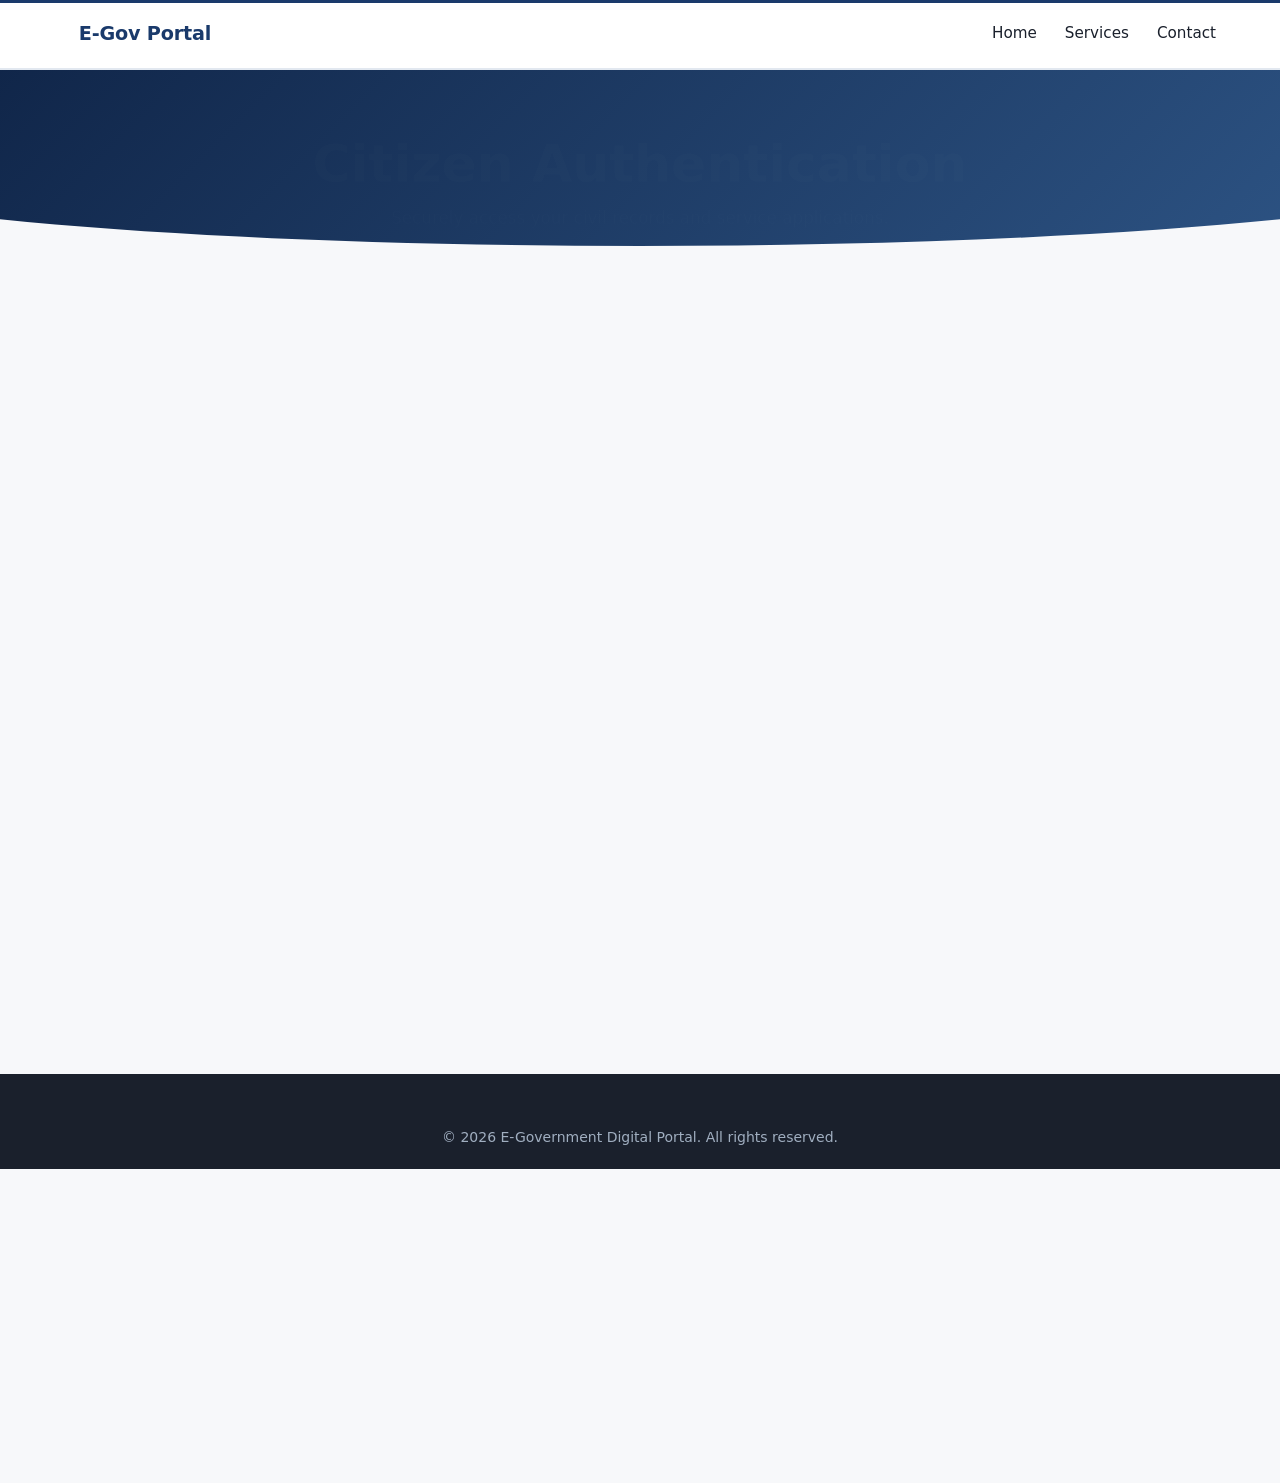
<file: frontend/pages/scholarship.html>
<!DOCTYPE html>
<html lang="en">
  <head>
    <meta charset="UTF-8" />
    <meta http-equiv="refresh" content="0; url=../scholarship.html?v=business" />
    <title>Redirecting to Scholarship Application…</title>
  </head>
  <body>
    <p>Redirecting to the <a href="../scholarship.html?v=business">Business Scholarship Application</a>…</p>
  </body>
</html>
</file>
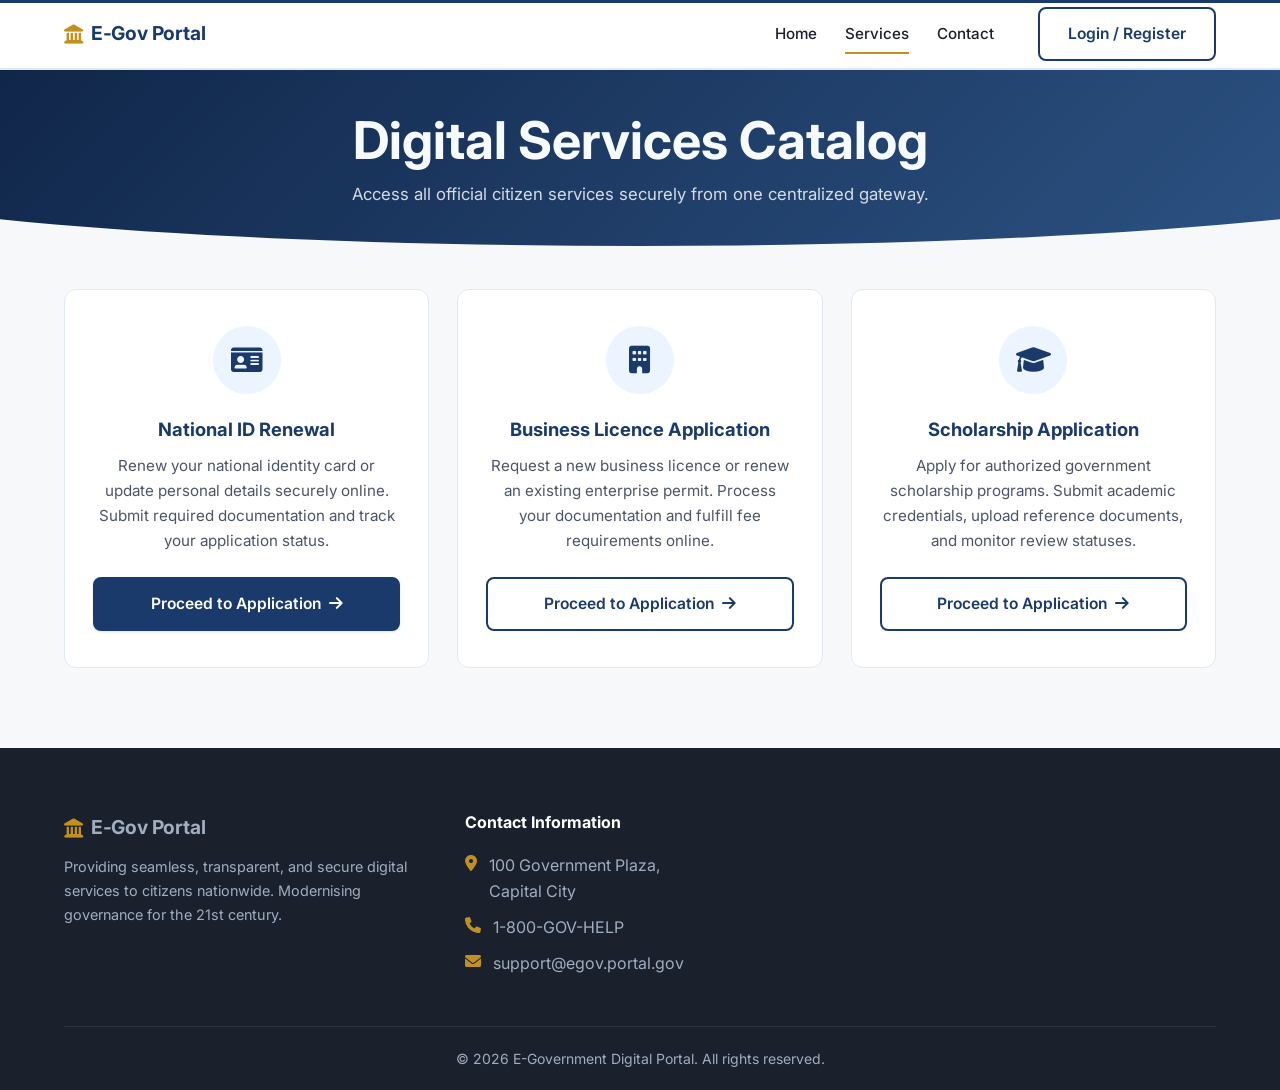
<file: frontend/pages/services.html>
<!doctype html>
<html lang="en">
  <head>
    <meta charset="UTF-8" />
    <meta name="viewport" content="width=device-width, initial-scale=1.0" />
    <meta name="description" content="Browse the catalog of official citizen services available on the E-Government portal." />
    <title>E-Government Portal | Citizen Services Catalog</title>
    <link rel="stylesheet" href="../css/style.css" />
    <link
      href="https://cdnjs.cloudflare.com/ajax/libs/font-awesome/6.0.0/css/all.min.css"
      rel="stylesheet"
    />
    <link
      href="https://fonts.googleapis.com/css2?family=Inter:wght@300;400;500;600;700&display=swap"
      rel="stylesheet"
    />
  </head>
  <body>
    <!-- Skip Navigation -->
    <a href="#services-catalog" class="skip-link">Skip to services catalog</a>

    <!-- Navigation -->
    <nav class="navbar solid" id="navbar" aria-label="Main navigation">
      <div class="nav-container">
        <a href="../index.html" class="logo" aria-label="E-Government Portal — Home">
          <i class="fas fa-landmark" aria-hidden="true"></i> E-Gov Portal
        </a>
        <button class="nav-toggle" id="nav-toggle"
                aria-controls="nav-menu"
                aria-expanded="false"
                aria-label="Open navigation menu">
          <i class="fas fa-bars" aria-hidden="true"></i>
        </button>
        <div class="nav-menu" id="nav-menu" role="list">
          <a href="../index.html" class="nav-link" role="listitem">Home</a>
          <a href="services.html" class="nav-link active" role="listitem">Services</a>
          <a href="contact.html" class="nav-link" role="listitem">Contact</a>
          <a href="../scholarship.html" class="nav-link" role="listitem" style="display:none;">Scholarship</a>
          <a
            href="./login.html"
            class="btn btn-outline"
            style="margin-left: 1rem"
            id="nav-auth-btn"
            role="listitem"
            >Login / Register</a
          >
        </div>
      </div>
    </nav>

    <!-- Page Header -->
    <header class="page-header">
      <div class="container fade-up">
        <h1>Digital Services Catalog</h1>
        <p>Access all official citizen services securely from one centralized gateway.</p>
      </div>
    </header>

    <!-- Services Grid -->
    <main id="services-catalog" class="section" style="padding-top: 2rem">
      <div class="container">
        <div class="service-grid" role="list">
          <article id="id-renewal" class="service-card reveal delay-1" role="listitem">
            <div class="card-icon" aria-hidden="true"><i class="fas fa-id-card"></i></div>
            <h3>National ID Renewal</h3>
            <p>
              Renew your national identity card or update personal details securely online. Submit
              required documentation and track your application status.
            </p>
            <a
              href="#"
              class="btn btn-primary btn-block service-link"
              data-service="id-renewal"
              data-target="./id-renewal.html"
              aria-label="Proceed to National ID Renewal"
              >Proceed to Application <i class="fas fa-arrow-right" aria-hidden="true"></i
            ></a>
          </article>

          <article id="business-license" class="service-card reveal delay-2" role="listitem">
            <div class="card-icon" aria-hidden="true"><i class="fas fa-building"></i></div>
            <h3>Business Licence Application</h3>
            <p>
              Request a new business licence or renew an existing enterprise permit. Process your
              documentation and fulfill fee requirements online.
            </p>
            <a
              href="#"
              class="btn btn-outline btn-block service-link"
              data-service="business-license"
              data-target="../business-license.html"
              aria-label="Proceed to Business Licence Application"
              >Proceed to Application <i class="fas fa-arrow-right" aria-hidden="true"></i
            ></a>
          </article>

          <article id="scholarship" class="service-card reveal delay-3" role="listitem">
            <div class="card-icon" aria-hidden="true"><i class="fas fa-graduation-cap"></i></div>
            <h3>Scholarship Application</h3>
            <p>
              Apply for authorized government scholarship programs. Submit academic
              credentials, upload reference documents, and monitor review statuses.
            </p>
            <a
              href="#"
              class="btn btn-outline btn-block service-link"
              data-service="scholarship"
              data-target="../scholarship.html"
              aria-label="Proceed to Scholarship Application"
              >Proceed to Application <i class="fas fa-arrow-right" aria-hidden="true"></i
            ></a>
          </article>
        </div>
      </div>
    </main>

    <!-- Footer -->
    <footer class="footer" role="contentinfo">
      <div class="container">
        <div class="footer-grid">
          <div class="footer-col">
            <a href="../index.html" class="logo footer-logo" aria-label="E-Government Portal — Home">
              <i class="fas fa-landmark" aria-hidden="true"></i> E-Gov Portal
            </a>
            <p>
              Providing seamless, transparent, and secure digital services to
              citizens nationwide. Modernising governance for the 21st century.
            </p>
          </div>
          <div class="footer-col">
            <h3>Contact Information</h3>
            <ul class="contact-info">
              <li>
                <i class="fas fa-map-marker-alt" aria-hidden="true"></i> 100 Government Plaza,
                Capital City
              </li>
              <li>
                <i class="fas fa-phone" aria-hidden="true"></i> <a href="tel:18004684357" style="color: inherit; text-decoration: none;">1-800-GOV-HELP</a>
              </li>
              <li>
                <i class="fas fa-envelope" aria-hidden="true"></i> <a href="mailto:support@egov.portal.gov" style="color: inherit; text-decoration: none;">support@egov.portal.gov</a>
              </li>
            </ul>
          </div>
        </div>
        <div class="footer-bottom">
          <p>&copy; 2026 E-Government Digital Portal. All rights reserved.</p>
        </div>
      </div>
    </footer>

    <script src="../js/script.js?v=4"></script>
    <script>
      // Handle service card links with JWT validation
      document.querySelectorAll('.service-link').forEach((link) => {
        link.addEventListener('click', (e) => {
          e.preventDefault();
          const token = localStorage.getItem('egov_token');
          const targetUrl = link.getAttribute('data-target');

          if (!token) {
            // No token - redirect to login with return parameter
            window.location.href = `login.html?return=${encodeURIComponent(targetUrl)}`;
            return;
          }

          // Verify token is not expired
          try {
            const parts = token.split('.');
            if (parts.length !== 3) {
              localStorage.removeItem('egov_token');
              window.location.href = `login.html?return=${encodeURIComponent(targetUrl)}`;
              return;
            }

            const payload = JSON.parse(
              atob(parts[1].replace(/-/g, '+').replace(/_/g, '/')),
            );
            const now = Date.now() / 1000;

            if (payload.exp && payload.exp < now) {
              localStorage.removeItem('egov_token');
              window.location.href = `login.html?return=${encodeURIComponent(targetUrl)}`;
              return;
            }
          } catch (err) {
            localStorage.removeItem('egov_token');
            window.location.href = `login.html?return=${encodeURIComponent(targetUrl)}`;
            return;
          }

          // Token is valid - go to target service
          window.location.href = targetUrl;
        });
      });
    </script>
  </body>
</html>
</file>
<file: css/style.css>
/* 
 * E-Government Portal Stylesheet
 * Clean, trustworthy blue/white/gray palette
 * Uses CSS Grid/Flexbox, Custom Properties, Glassmorphism 
 */

/* === CSS Variables === */
:root {
    /* Color Palette */
    --primary-color: #0d47a1;     /* Trustworthy dark blue */
    --secondary-color: #1976d2;   /* Bright blue */
    --accent-color: #ffb300;      /* Warm golden accent */
    --text-main: #2b3a4a;         /* Dark gray-blue text */
    --text-light: #5b6e82;        /* Medium gray-blue text */
    --bg-main: #f8fafc;           /* Very light blue-gray background */
    --bg-white: #ffffff;
    
    /* UI Colors */
    --success: #059669;
    --error: #dc2626;
    --warning: #d97706;
    
    /* Glassmorphism */
    --glass-bg: rgba(255, 255, 255, 0.85);
    --glass-border: rgba(255, 255, 255, 0.4);
    --glass-shadow: 0 8px 32px 0 rgba(13, 71, 161, 0.08);
    
    /* Layout */
    --nav-height: 80px;
    --container-width: 1200px;
    
    /* Animations */
    --transition-fast: 0.2s ease;
    --transition-norm: 0.3s ease;
    --transition-slow: 0.5s ease;
}

/* === Reset & Base === */
* {
    margin: 0;
    padding: 0;
    box-sizing: border-box;
}

html {
    scroll-behavior: smooth;
    font-size: 16px;
}

body {
    font-family: 'Inter', sans-serif;
    color: var(--text-main);
    background-color: var(--bg-main);
    line-height: 1.6;
    overflow-x: hidden;
}

a {
    text-decoration: none;
    color: var(--secondary-color);
    transition: var(--transition-fast);
}

a:hover {
    color: var(--primary-color);
}

ul {
    list-style: none;
}

img {
    max-width: 100%;
    display: block;
}

.container {
    max-width: var(--container-width);
    margin: 0 auto;
    padding: 0 2rem;
}

/* === Typography === */
h1, h2, h3, h4, h5 {
    font-weight: 700;
    line-height: 1.2;
    margin-bottom: 1rem;
    color:var(--primary-color);
}

h1 { font-size: 3.5rem; }
h2 { font-size: 2.5rem; }
h3 { font-size: 1.5rem; }

.section-title {
    margin-bottom: 3rem;
}

.section-title p {
    color: var(--text-light);
    font-size: 1.1rem;
    margin-top: 0.5rem;
}

.underline {
    height: 4px;
    width: 60px;
    background: var(--accent-color);
    margin: 1rem auto 0;
    border-radius: 2px;
}

.text-center { text-align: center; }

/* === Buttons === */
.btn {
    display: inline-block;
    padding: 0.8rem 1.8rem;
    border-radius: 6px;
    font-weight: 600;
    font-size: 1rem;
    cursor: pointer;
    border: none;
    text-align: center;
    transition: all var(--transition-norm);
}

.btn i {
    margin-left: 0.5rem;
    transition: transform var(--transition-fast);
}

.btn:hover i {
    transform: translateX(5px);
}

.btn-primary {
    background-color: var(--primary-color);
    color: white;
    box-shadow: 0 4px 14px 0 rgba(13, 71, 161, 0.39);
}

.btn-primary:hover {
    background-color: var(--secondary-color);
    color: white;
    transform: translateY(-2px);
    box-shadow: 0 6px 20px rgba(13, 71, 161, 0.5);
}

.btn-secondary {
    background-color: var(--bg-white);
    color: var(--primary-color);
    box-shadow: 0 4px 14px 0 rgba(0, 0, 0, 0.1);
}

.btn-secondary:hover {
    background-color: #f1f5f9;
    color: var(--primary-color);
    transform: translateY(-2px);
}

.btn-outline {
    background: transparent;
    border: 2px solid var(--primary-color);
    color: var(--primary-color);
}

.btn-outline:hover {
    background: var(--primary-color);
    color: white;
}

.btn-block {
    display: block;
    width: 100%;
}

/* === UI Components === */
.glass {
    background: var(--glass-bg);
    backdrop-filter: blur(12px);
    -webkit-backdrop-filter: blur(12px);
    border: 1px solid var(--glass-border);
    box-shadow: var(--glass-shadow);
    border-radius: 12px;
}

.badge {
    display: inline-block;
    padding: 0.4rem 1rem;
    background: rgba(255, 255, 255, 0.15);
    backdrop-filter: blur(5px);
    color: white;
    border-radius: 20px;
    font-size: 0.85rem;
    font-weight: 600;
    text-transform: uppercase;
    letter-spacing: 1px;
    margin-bottom: 1rem;
    border: 1px solid rgba(255, 255, 255, 0.3);
}

/* === Navigation === */
.navbar {
    position: fixed;
    top: 0;
    left: 0;
    width: 100%;
    height: var(--nav-height);
    background: transparent;
    transition: var(--transition-norm);
    z-index: 1000;
}

.navbar.scrolled {
    background: var(--glass-bg);
    backdrop-filter: blur(10px);
    -webkit-backdrop-filter: blur(10px);
    box-shadow: 0 2px 10px rgba(0,0,0,0.05);
    border-bottom: 1px solid var(--glass-border);
}

.nav-container {
    max-width: var(--container-width);
    margin: 0 auto;
    padding: 0 2rem;
    height: 100%;
    display: flex;
    justify-content: space-between;
    align-items: center;
}

.logo {
    font-size: 1.5rem;
    font-weight: 700;
    color: white;
    display: flex;
    align-items: center;
    gap: 0.5rem;
}

.navbar.scrolled .logo,
.navbar.solid .logo {
    color: var(--primary-color);
}

.logo i {
    color: var(--accent-color);
}

.nav-menu {
    display: flex;
    align-items: center;
    gap: 2rem;
}

.nav-link {
    color: rgba(255,255,255,0.9);
    font-weight: 500;
    position: relative;
}

.nav-link::after {
    content: '';
    position: absolute;
    bottom: -5px;
    left: 0;
    width: 0;
    height: 2px;
    background: var(--accent-color);
    transition: var(--transition-norm);
}

.nav-link:hover::after,
.nav-link.active::after {
    width: 100%;
}

.navbar.scrolled .nav-link,
.navbar.solid .nav-link {
    color: var(--text-main);
}

.navbar.scrolled .btn-outline,
.navbar.solid .btn-outline {
    color: var(--primary-color);
    border-color: var(--primary-color);
}

.navbar:not(.scrolled):not(.solid) .btn-outline {
    color: white;
    border-color: white;
}

.navbar:not(.scrolled):not(.solid) .btn-outline:hover {
    background: white;
    color: var(--primary-color);
}

.nav-toggle {
    display: none;
    font-size: 1.5rem;
    cursor: pointer;
    color: white;
}

.navbar.scrolled .nav-toggle,
.navbar.solid .nav-toggle {
    color: var(--primary-color);
}

/* === Layout Blocks === */
.section {
    padding: 6rem 0;
}

.bg-light {
    background-color: var(--bg-white);
}

.bg-pattern {
    background-color: var(--primary-color);
    background-image: url("data:image/svg+xml,%3Csvg width='60' height='60' viewBox='0 0 60 60' xmlns='http://www.w3.org/2000/svg'%3E%3Cg fill='none' fill-rule='evenodd'%3E%3Cg fill='%23ffffff' fill-opacity='0.05'%3E%3Cpath d='M36 34v-4h-2v4h-4v2h4v4h2v-4h4v-2h-4zm0-30V0h-2v4h-4v2h4v4h2V6h4V4h-4zM6 34v-4H4v4H0v2h4v4h2v-4h4v-2H6zM6 4V0H4v4H0v2h4v4h2V6h4V4H6z'/%3E%3C/g%3E%3C/g%3E%3C/svg%3E");
}

/* === Hero Section === */
.hero {
    height: 100vh;
    min-height: 650px;
    position: relative;
    display: flex;
    align-items: center;
    justify-content: center;
    background: var(--primary-color);
}

.hero::before {
    content: '';
    position: absolute;
    top:0; left:0; width:100%; height:100%;
    background: url('https://images.unsplash.com/photo-1541872703-74c5e44368f9?q=80&w=2000&auto=format&fit=crop') no-repeat center center/cover;
    z-index: 0;
}

.hero-overlay {
    position: absolute;
    top: 0; left: 0; width: 100%; height: 100%;
    background: linear-gradient(135deg, rgba(13, 71, 161, 0.9) 0%, rgba(25, 118, 210, 0.7) 100%);
    z-index: 1;
}

.hero-content {
    position: relative;
    z-index: 2;
    text-align: center;
    max-width: 800px;
    padding: 0 2rem;
    color: white;
}

.hero h1 {
    color: white;
    font-size: 4rem;
    margin-bottom: 1.5rem;
    letter-spacing: -1px;
}

.hero h1 span {
    color: var(--accent-color);
}

.hero p {
    font-size: 1.25rem;
    margin-bottom: 2.5rem;
    color: rgba(255, 255, 255, 0.9);
}

.hero-buttons {
    display: flex;
    gap: 1.5rem;
    justify-content: center;
}

.scroll-indicator {
    position: absolute;
    bottom: 30px;
    left: 50%;
    transform: translateX(-50%);
    z-index: 2;
    animation: bounce 2s infinite;
}

.scroll-indicator a {
    color: white;
    font-size: 1.5rem;
    opacity: 0.8;
}

@keyframes bounce {
    0%, 20%, 50%, 80%, 100% { transform: translateX(-50%) translateY(0); }
    40% { transform: translateX(-50%) translateY(-15px); }
    60% { transform: translateX(-50%) translateY(-7px); }
}

/* === Announcements Marquee === */
.announcements {
    display: flex;
    background: var(--bg-white);
    border-bottom: 1px solid #e2e8f0;
    height: 40px;
}

.announcement-label {
    background: var(--secondary-color);
    color: white;
    padding: 0 1.5rem;
    display: flex;
    align-items: center;
    font-weight: 600;
    font-size: 0.85rem;
    white-space: nowrap;
    z-index: 2;
}

.announcement-label i { margin-right: 0.5rem; }

.marquee-container {
    flex: 1;
    overflow: hidden;
    position: relative;
    display: flex;
    align-items: center;
}

.marquee {
    display: flex;
    white-space: nowrap;
    animation: scroll-marquee 25s linear infinite;
}

.marquee span {
    font-size: 0.9rem;
    color: var(--text-main);
}

.marquee .separator {
    color: var(--accent-color);
    margin: 0 2rem;
}

@keyframes scroll-marquee {
    0% { transform: translateX(100%); }
    100% { transform: translateX(-100%); }
}

/* === Featured Services & Service Grid === */
.service-grid {
    display: grid;
    grid-template-columns: repeat(auto-fill, minmax(280px, 1fr));
    gap: 2rem;
}

.service-card {
    padding: 2.5rem 2rem;
    transition: all var(--transition-norm);
    text-align: center;
    border: 1px solid rgba(255,255,255,0.5);
    background: white;
}

.service-card:hover {
    transform: translateY(-10px);
    box-shadow: 0 15px 35px rgba(13, 71, 161, 0.1);
    border-color: rgba(25, 118, 210, 0.3);
}

.card-icon {
    width: 70px;
    height: 70px;
    background: linear-gradient(135deg, rgba(25, 118, 210, 0.1), rgba(13, 71, 161, 0.05));
    border-radius: 50%;
    display: flex;
    align-items: center;
    justify-content: center;
    margin: 0 auto 1.5rem;
    font-size: 30px;
    color: var(--primary-color);
    transition: transform var(--transition-norm);
}

.service-card:hover .card-icon {
    transform: scale(1.1);
    background: var(--primary-color);
    color: white;
}

.service-card h3 {
    margin-bottom: 1rem;
    font-size: 1.25rem;
}

.service-card p {
    color: var(--text-light);
    margin-bottom: 1.5rem;
    font-size: 0.95rem;
}

.card-link {
    font-weight: 600;
    display: inline-flex;
    align-items: center;
    gap: 0.5rem;
}

.card-link i {
    transition: transform var(--transition-fast);
}

.service-card:hover .card-link i {
    transform: translateX(5px);
}

/* === Statistics === */
.stats-grid {
    display: grid;
    grid-template-columns: repeat(4, 1fr);
    gap: 2rem;
    text-align: center;
}

.stat-item {
    background: white;
    padding: 2rem;
    border-radius: 12px;
    box-shadow: 0 4px 6px rgba(0,0,0,0.02);
}

.stat-icon {
    font-size: 2.5rem;
    color: var(--accent-color);
    margin-bottom: 1rem;
}

.stat-number {
    font-size: 2.5rem;
    font-weight: 700;
    color: var(--primary-color);
    margin-bottom: 0.5rem;
}

.stat-label {
    color: var(--text-light);
    font-weight: 500;
}

/* === How it Works (Steps) === */
.steps-container {
    display: flex;
    justify-content: space-between;
    align-items: flex-start;
    margin-top: 3rem;
    position: relative;
}

.step {
    flex: 1;
    text-align: center;
    position: relative;
    z-index: 2;
    background: var(--bg-main);
}

.step-icon {
    width: 60px;
    height: 60px;
    background: var(--primary-color);
    color: white;
    border-radius: 50%;
    display: flex;
    align-items: center;
    justify-content: center;
    font-size: 1.5rem;
    font-weight: 700;
    margin: 0 auto 1.5rem;
    border: 5px solid rgba(25, 118, 210, 0.2);
    transition: all var(--transition-norm);
}

.step:hover .step-icon {
    transform: scale(1.1);
    box-shadow: 0 0 20px rgba(25, 118, 210, 0.4);
}

.step-content h3 {
    font-size: 1.2rem;
    margin-bottom: 0.5rem;
}

.step-content p {
    color: var(--text-light);
    font-size: 0.95rem;
    padding: 0 1rem;
}

.step-connector {
    flex: 0 0 100px;
    height: 2px;
    background: #e2e8f0;
    margin-top: 30px;
    position: relative;
}

.step-connector::after {
    content: '';
    position: absolute;
    top: -4px;
    right: 0;
    width: 10px;
    height: 10px;
    background: var(--secondary-color);
    border-radius: 50%;
}

/* === Forms Layout (Login & Contact) === */
.page-header {
    padding: 100px 0 3rem;
    background-color: var(--primary-color);
    color: white;
    text-align: center;
    position: relative;
}

.page-header::after {
    content: '';
    position: absolute;
    bottom: -1px; left:0; width:100%; height:50px;
    background: url('data:image/svg+xml;utf8,<svg viewBox="0 0 1440 50" xmlns="http://www.w3.org/2000/svg"><path d="M0,0 C320,50 420,50 1440,0 L1440,50 L0,50 Z" fill="%23f8fafc"/></svg>') no-repeat bottom;
    background-size: cover;
}

.page-header h1 {
    color: white;
    margin-bottom: 0.5rem;
}

.form-container {
    background: white;
    border-radius: 12px;
    box-shadow: 0 10px 40px rgba(0,0,0,0.08);
    overflow: hidden;
    max-width: 500px;
    margin: -3rem auto 5rem;
    position: relative;
    z-index: 10;
}

.form-container.wide {
    max-width: 1000px;
    display: flex;
}

.form-image {
    flex: 1;
    background: url('https://images.unsplash.com/photo-1541872703-74c5e44368f9?q=80&w=600&auto=format&fit=crop') center/cover;
    position: relative;
}

.form-image-overlay {
    position: absolute;
    top:0; left:0; width:100%; height:100%;
    background: rgba(13, 71, 161, 0.7);
    display: flex;
    flex-direction: column;
    justify-content: center;
    padding: 3rem;
    color: white;
}

.form-image-overlay h2 { color: white; }

.form-wrapper {
    flex: 1;
    padding: 3rem;
}

.input-group {
    margin-bottom: 1.5rem;
    position: relative;
}

.form-label {
    display: block;
    margin-bottom: 0.5rem;
    font-weight: 500;
    color: var(--text-main);
}

.form-control {
    width: 100%;
    padding: 0.8rem 1rem;
    border: 1px solid #cbd5e1;
    border-radius: 6px;
    font-family: inherit;
    font-size: 1rem;
    transition: all var(--transition-fast);
    background: #f8fafc;
}

.form-control:focus {
    outline: none;
    border-color: var(--secondary-color);
    box-shadow: 0 0 0 3px rgba(25, 118, 210, 0.1);
    background: white;
}

textarea.form-control {
    min-height: 120px;
    resize: vertical;
}

.password-toggle {
    position: absolute;
    right: 1rem;
    top: 2.4rem;
    cursor: pointer;
    color: var(--text-light);
}

.error-message {
    color: var(--error);
    font-size: 0.85rem;
    margin-top: 0.4rem;
    display: none;
}

.input-group.error .form-control {
    border-color: var(--error);
}

.input-group.error .error-message {
    display: block;
}

/* === Contact Specific === */
.contact-grid {
    display: grid;
    grid-template-columns: 1fr 1fr;
    gap: 2rem;
    margin-bottom: 2rem;
}

.contact-info-boxes {
    display: grid;
    grid-template-columns: repeat(3, 1fr);
    gap: 1.5rem;
    margin-top: -3rem;
    margin-bottom: 4rem;
    position: relative;
    z-index: 10;
}

.info-box {
    background: white;
    padding: 2rem;
    text-align: center;
    border-radius: 8px;
    box-shadow: 0 4px 15px rgba(0,0,0,0.05);
}

.info-box i {
    font-size: 2rem;
    color: var(--secondary-color);
    margin-bottom: 1rem;
}

.map-container {
    height: 400px;
    border-radius: 12px;
    overflow: hidden;
    box-shadow: 0 4px 15px rgba(0,0,0,0.05);
}

/* === Footer === */
.footer {
    background-color: #1e293b;
    color: #cbd5e1;
    padding: 4rem 0 0;
}

.footer-grid {
    display: grid;
    grid-template-columns: 2fr 1fr 1fr 1.5fr;
    gap: 3rem;
    margin-bottom: 3rem;
}

.footer-logo {
    margin-bottom: 1rem;
}

.footer-col p {
    font-size: 0.95rem;
    margin-bottom: 1.5rem;
}

.footer-col h3 {
    color: white;
    font-size: 1.2rem;
    margin-bottom: 1.5rem;
}

.footer-col ul li {
    margin-bottom: 0.8rem;
}

.footer-col a {
    color: #cbd5e1;
}

.footer-col a:hover {
    color: var(--accent-color);
    padding-left: 5px;
}

.contact-info li {
    display: flex;
    align-items: flex-start;
    gap: 0.8rem;
}

.contact-info i {
    margin-top: 4px;
    color: var(--accent-color);
}

.social-links {
    display: flex;
    gap: 1rem;
}

.social-links a {
    display: inline-flex;
    align-items: center;
    justify-content: center;
    width: 36px;
    height: 36px;
    background: rgba(255,255,255,0.1);
    border-radius: 50%;
    transition: var(--transition-fast);
}

.social-links a:hover {
    background: var(--secondary-color);
    color: white;
    transform: translateY(-3px);
}

.footer-bottom {
    text-align: center;
    padding: 1.5rem 0;
    border-top: 1px solid rgba(255,255,255,0.1);
    font-size: 0.9rem;
}

/* === Animations === */
.fade-up {
    opacity: 0;
    transform: translateY(30px);
    animation: fadeUp 0.8s ease forwards;
}

.delay-1 { animation-delay: 0.2s; }
.delay-2 { animation-delay: 0.4s; }
.delay-3 { animation-delay: 0.6s; }
.delay-4 { animation-delay: 0.8s; }
.delay-5 { animation-delay: 1.0s; }

@keyframes fadeUp {
    to {
        opacity: 1;
        transform: translateY(0);
    }
}

.reveal {
    opacity: 0;
    transform: translateY(50px);
    transition: all 0.8s ease;
}

.reveal.active {
    opacity: 1;
    transform: translateY(0);
}

/* === Responsive Media Queries === */
@media (max-width: 1024px) {
    .stats-grid {
        grid-template-columns: repeat(2, 1fr);
    }
    .footer-grid {
        grid-template-columns: repeat(2, 1fr);
    }
}

@media (max-width: 900px) {
    .form-container.wide {
        flex-direction: column;
    }
    .form-image {
        height: 200px;
    }
    .steps-container {
        flex-direction: column;
        align-items: center;
        gap: 2rem;
    }
    .step-connector {
        display: none;
    }
    .step {
        width: 100%;
        max-width: 300px;
    }
}

@media (max-width: 768px) {
    h1 { font-size: 2.5rem; }
    h2 { font-size: 2rem; }
    
    .nav-menu {
        position: fixed;
        top: var(--nav-height);
        left: -100%;
        width: 100%;
        height: calc(100vh - var(--nav-height));
        background: var(--primary-color);
        flex-direction: column;
        justify-content: center;
        padding: 2rem;
        transition: 0.4s;
    }
    
    .nav-menu.active {
        left: 0;
    }
    
    .navbar.scrolled .nav-menu {
        background: white;
    }
    
    .navbar.scrolled .nav-menu .nav-link {
        color: var(--text-main);
    }
    
    .nav-link {
        font-size: 1.2rem;
    }
    
    .nav-toggle {
        display: block;
    }
    
    .btn-outline {
        margin-left: 0 !important;
        margin-top: 1rem;
    }
    
    .hero-buttons {
        flex-direction: column;
    }
    
    .contact-grid,
    .contact-info-boxes {
        grid-template-columns: 1fr;
    }
    
    .contact-info-boxes {
        margin-top: 1rem;
    }
}

@media (max-width: 500px) {
    .stats-grid,
    .footer-grid {
        grid-template-columns: 1fr;
    }
    .form-wrapper {
        padding: 2rem 1.5rem;
    }
}
</file>
<file: frontend/css/style.css>
/*
 * E-Government Portal – Official Stylesheet
 * Formal, high-contrast government palette
 * WCAG 2.1 AA accessible: focus-visible, contrast ≥ 4.5:1
 * Responsive: mobile-first with progressive enhancement
 */

/* ================================================================
   CSS CUSTOM PROPERTIES (Design Tokens)
   ================================================================ */
:root {
  /* --- Government Color Palette --- */
  --primary:         #1a3a6b;   /* Deep navy – authority & trust      */
  --primary-dark:    #0f2447;   /* Darker navy for hover states        */
  --primary-light:   #2c5282;   /* Medium navy for interactive states  */
  --secondary:       #2b6cb0;   /* Trust blue – CTAs & links           */
  --secondary-light: #ebf4ff;   /* Pale blue – selected/highlight bg   */

  /* --- Neutral / Text --- */
  --text-primary:    #1a202c;   /* Dark charcoal – body copy           */
  --text-secondary:  #4a5568;   /* Medium grey – supporting copy       */
  --text-muted:      #718096;   /* Muted – captions / placeholders     */
  --text-on-dark:    #f7fafc;   /* Near-white text on dark backgrounds */

  /* --- Backgrounds --- */
  --bg-body:         #f7f8fa;   /* Off-white body (reduces eye strain) */
  --bg-white:        #ffffff;
  --bg-subtle:       #edf2f7;   /* Section zebra-striping              */
  --bg-border:       #e2e8f0;   /* Dividers & input borders            */

  /* --- Status Colors (muted, accessible) --- */
  --success:         #276749;   /* Muted green – WCAG safe on white    */
  --success-bg:      #f0fff4;
  --error:           #c53030;   /* Muted red – WCAG safe on white      */
  --error-bg:        #fff5f5;
  --warning:         #b7791f;
  --warning-bg:      #fffff0;
  --info:            #2b6cb0;
  --info-bg:         #ebf8ff;

  /* --- Accent --- */
  --accent:          #c09020;   /* Muted gold – government seal colour */

  /* --- Focus Ring (WCAG 2.1 success criterion 2.4.11) --- */
  --focus-ring:      3px solid #2b6cb0;
  --focus-offset:    2px;

  /* --- Shadows --- */
  --shadow-sm: 0 1px 3px rgba(0,0,0,0.08), 0 1px 2px rgba(0,0,0,0.05);
  --shadow-md: 0 4px 12px rgba(0,0,0,0.08);
  --shadow-lg: 0 10px 30px rgba(0,0,0,0.10);

  /* --- Layout --- */
  --nav-height:       68px;
  --container-width:  1200px;
  --radius-sm:        4px;
  --radius-md:        8px;
  --radius-lg:        12px;
  --radius-pill:      999px;

  /* --- Transitions --- */
  --t-fast:  0.15s ease;
  --t-norm:  0.25s ease;
  --t-slow:  0.45s ease;

  /* --- Legacy aliases (keep existing JS/HTML from breaking) --- */
  --primary-color:   var(--primary);
  --secondary-color: var(--secondary);
  --accent-color:    var(--accent);
  --text-main:       var(--text-primary);
  --text-light:      var(--text-secondary);
  --bg-main:         var(--bg-body);
  --transition-fast: var(--t-fast);
  --transition-norm: var(--t-norm);
  --transition-slow: var(--t-slow);
  --glass-bg:        rgba(255,255,255,0.92);
  --glass-border:    rgba(255,255,255,0.5);
  --glass-shadow:    var(--shadow-md);
}

/* ================================================================
   RESET & BASE
   ================================================================ */
*, *::before, *::after {
  margin: 0;
  padding: 0;
  box-sizing: border-box;
}

html {
  scroll-behavior: smooth;
  font-size: 16px;             /* base; never go below 16px */
  -webkit-text-size-adjust: 100%;
}

body {
  font-family: 'Inter', system-ui, -apple-system, BlinkMacSystemFont,
               'Segoe UI', Roboto, 'Helvetica Neue', Arial, sans-serif;
  font-size: 1rem;
  line-height: 1.65;
  color: var(--text-primary);
  background-color: var(--bg-body);
  overflow-x: hidden;
}

/* ================================================================
   SKIP NAVIGATION (Keyboard / Screen Reader)
   ================================================================ */
.skip-link {
  position: absolute;
  top: -100%;
  left: 1rem;
  z-index: 9999;
  padding: 0.75rem 1.5rem;
  background: var(--primary);
  color: var(--text-on-dark);
  font-weight: 700;
  font-size: 0.95rem;
  border-radius: 0 0 var(--radius-md) var(--radius-md);
  text-decoration: none;
  transition: top var(--t-fast);
}

.skip-link:focus {
  top: 0;
  outline: var(--focus-ring);
  outline-offset: var(--focus-offset);
}

/* Visually hidden but available to screen readers (WCAG 1.3.1) */
.visually-hidden,
.sr-only {
  position: absolute;
  width: 1px;
  height: 1px;
  margin: -1px;
  padding: 0;
  overflow: hidden;
  clip: rect(0, 0, 0, 0);
  white-space: nowrap;
  border: 0;
}

/* Required field asterisk */
.required { color: var(--error); margin-left: 0.15rem; font-weight: 700; }

/* ================================================================
   FOCUS MANAGEMENT (WCAG 2.4.7 / 2.4.11)
   Every interactive element must have a visible focus indicator.
   ================================================================ */
:focus-visible {
  outline: var(--focus-ring);
  outline-offset: var(--focus-offset);
  border-radius: var(--radius-sm);
}

/* Remove default focus for mouse users while preserving it for keyboard */
:focus:not(:focus-visible) {
  outline: none;
}

/* ================================================================
   TYPOGRAPHY
   ================================================================ */
h1, h2, h3, h4, h5, h6 {
  font-weight: 700;
  line-height: 1.25;
  margin-bottom: 0.75rem;
  color: var(--primary);
}

h1 { font-size: clamp(2rem,   5vw, 3.25rem); }
h2 { font-size: clamp(1.5rem, 4vw, 2.25rem); }
h3 { font-size: clamp(1.15rem,2.5vw, 1.5rem); }
h4 { font-size: 1.1rem; }
h5 { font-size: 1rem; }

p { margin-bottom: 1rem; }
p:last-child { margin-bottom: 0; }

a {
  color: var(--secondary);
  text-decoration: underline;
  text-underline-offset: 2px;
  transition: color var(--t-fast);
}

a:hover { color: var(--primary-dark); }

/* Navigation links are styled elsewhere and intentionally lose underline */
.nav-link, .logo, .card-link, .btn { text-decoration: none; }

ul { list-style: none; }

img {
  max-width: 100%;
  display: block;
}

/* ================================================================
   LAYOUT UTILITIES
   ================================================================ */
.container {
  max-width: var(--container-width);
  margin: 0 auto;
  padding: 0 1.5rem;
}

.section {
  padding: 5rem 0;
}

.bg-light   { background-color: var(--bg-subtle); }
.bg-white   { background-color: var(--bg-white); }
.text-center { text-align: center; }

.section-title {
  margin-bottom: 3rem;
}

.section-title p {
  color: var(--text-secondary);
  font-size: 1.05rem;
  margin-top: 0.5rem;
}

.underline {
  height: 4px;
  width: 56px;
  background: var(--accent);
  margin: 1rem auto 0;
  border-radius: var(--radius-pill);
}

/* ================================================================
   BUTTONS (WCAG 1.4.3 contrast, 2.5.5 target size ≥ 44×44px)
   ================================================================ */
.btn {
  display: inline-flex;
  align-items: center;
  justify-content: center;
  gap: 0.5rem;
  padding: 0.75rem 1.75rem;
  min-height: 44px;           /* WCAG touch target */
  border-radius: var(--radius-md);
  font-family: inherit;
  font-weight: 600;
  font-size: 0.975rem;
  cursor: pointer;
  border: 2px solid transparent;
  text-align: center;
  transition: background-color var(--t-fast), color var(--t-fast),
              border-color var(--t-fast), box-shadow var(--t-fast),
              transform var(--t-fast);
}

.btn:disabled {
  opacity: 0.55;
  cursor: not-allowed;
  transform: none !important;
}

.btn-primary {
  background-color: var(--primary);
  color: #fff;
  border-color: var(--primary);
  box-shadow: var(--shadow-sm);
}

.btn-primary:hover,
.btn-primary:focus-visible {
  background-color: var(--primary-dark);
  border-color: var(--primary-dark);
  color: #fff;
  box-shadow: var(--shadow-md);
  transform: translateY(-1px);
}

.btn-secondary {
  background-color: var(--bg-white);
  color: var(--primary);
  border-color: var(--bg-border);
  box-shadow: var(--shadow-sm);
}

.btn-secondary:hover,
.btn-secondary:focus-visible {
  background-color: var(--secondary-light);
  border-color: var(--secondary);
  color: var(--primary-dark);
}

.btn-outline {
  background: transparent;
  border-color: currentColor;
  color: var(--primary);
}

.btn-outline:hover,
.btn-outline:focus-visible {
  background: var(--primary);
  color: #fff;
  border-color: var(--primary);
}

.btn-block {
  display: flex;
  width: 100%;
}

/* Icon nudge on hover */
.btn i { transition: transform var(--t-fast); }
.btn:hover i { transform: translateX(3px); }

/* ================================================================
   BADGE
   ================================================================ */
.badge {
  display: inline-block;
  padding: 0.35rem 1rem;
  background: rgba(255,255,255,0.18);
  backdrop-filter: blur(4px);
  color: white;
  border-radius: var(--radius-pill);
  font-size: 0.8rem;
  font-weight: 600;
  text-transform: uppercase;
  letter-spacing: 1px;
  margin-bottom: 1.25rem;
  border: 1px solid rgba(255,255,255,0.35);
}

/* ================================================================
   GLASS CARD
   ================================================================ */
.glass {
  background: var(--glass-bg);
  backdrop-filter: blur(12px);
  -webkit-backdrop-filter: blur(12px);
  border: 1px solid var(--glass-border);
  box-shadow: var(--glass-shadow);
  border-radius: var(--radius-lg);
}

/* ================================================================
   NAVIGATION (sticky, accessible)
   ================================================================ */
.navbar {
  position: fixed;
  top: 0;
  left: 0;
  width: 100%;
  height: var(--nav-height);
  background: transparent;
  transition: background var(--t-norm), box-shadow var(--t-norm);
  z-index: 1000;
}

/* Scrolled / Solid states */
.navbar.scrolled,
.navbar.solid {
  background: var(--bg-white);
  box-shadow: 0 2px 0 var(--bg-border);
}

/* Government identity stripe at top of solid nav */
.navbar.solid::before,
.navbar.scrolled::before {
  content: '';
  position: absolute;
  top: 0; left: 0;
  width: 100%; height: 3px;
  background: var(--primary);
}

.nav-container {
  max-width: var(--container-width);
  margin: 0 auto;
  padding: 0 1.5rem;
  height: 100%;
  display: flex;
  justify-content: space-between;
  align-items: center;
  gap: 1rem;
}

.logo {
  font-size: 1.2rem;
  font-weight: 700;
  color: white;
  display: flex;
  align-items: center;
  gap: 0.5rem;
  letter-spacing: -0.01em;
}

.logo i { color: var(--accent); }

.navbar.scrolled .logo,
.navbar.solid .logo {
  color: var(--primary);
}

.nav-menu {
  display: flex;
  align-items: center;
  gap: 1.75rem;
}

.nav-link {
  color: rgba(255,255,255,0.92);
  font-weight: 500;
  font-size: 0.95rem;
  position: relative;
  padding: 0.25rem 0;
}

.nav-link::after {
  content: '';
  position: absolute;
  bottom: -3px; left: 0;
  width: 0; height: 2px;
  background: var(--accent);
  transition: width var(--t-norm);
}

.nav-link:hover::after,
.nav-link.active::after { width: 100%; }

.navbar.scrolled .nav-link,
.navbar.solid .nav-link { color: var(--text-primary); }

/* Outline button in nav – transparent state */
.navbar:not(.scrolled):not(.solid) .btn-outline {
  color: white;
  border-color: rgba(255,255,255,0.7);
}

.navbar:not(.scrolled):not(.solid) .btn-outline:hover {
  background: white;
  color: var(--primary);
}

/* Outline button in nav – solid state */
.navbar.scrolled .btn-outline,
.navbar.solid .btn-outline {
  color: var(--primary);
  border-color: var(--primary);
}

/* ---- Mobile hamburger ---- */
.nav-toggle {
  display: none;
  background: none;
  border: none;
  cursor: pointer;
  color: white;
  font-size: 1.35rem;
  padding: 0.5rem;
  min-height: 44px;
  min-width: 44px;
  align-items: center;
  justify-content: center;
  border-radius: var(--radius-sm);
}

.navbar.scrolled .nav-toggle,
.navbar.solid .nav-toggle { color: var(--primary); }

/* ================================================================
   PAGE HEADER BANNER
   ================================================================ */
.page-header {
  padding: calc(var(--nav-height) + 2.5rem) 0 3rem;
  background-color: var(--primary);
  background-image: linear-gradient(135deg, var(--primary-dark) 0%, var(--primary-light) 100%);
  color: var(--text-on-dark);
  text-align: center;
  position: relative;
}

.page-header::after {
  content: '';
  position: absolute;
  bottom: -1px; left: 0; width: 100%; height: 48px;
  background: url('data:image/svg+xml;utf8,<svg viewBox="0 0 1440 48" xmlns="http://www.w3.org/2000/svg"><path d="M0,0 C360,48 1080,48 1440,0 L1440,48 L0,48 Z" fill="%23f7f8fa"/></svg>')
              no-repeat bottom;
  background-size: cover;
}

.page-header h1 { color: var(--text-on-dark); margin-bottom: 0.5rem; }
.page-header p  { color: rgba(255,255,255,0.82); font-size: 1.05rem; }

/* ================================================================
   HERO SECTION
   ================================================================ */
.hero {
  height: 100vh;
  min-height: 640px;
  position: relative;
  display: flex;
  align-items: center;
  justify-content: center;
  background: var(--primary);
}

.hero::before {
  content: '';
  position: absolute;
  inset: 0;
  background: url('https://images.unsplash.com/photo-1541872703-74c5e44368f9?q=80&w=2000&auto=format&fit=crop')
              no-repeat center center / cover;
  z-index: 0;
}

.hero-overlay {
  position: absolute;
  inset: 0;
  background: linear-gradient(135deg,
    rgba(15, 36, 71, 0.93) 0%,
    rgba(27, 77, 143, 0.82) 100%);
  z-index: 1;
}

.hero-content {
  position: relative;
  z-index: 2;
  text-align: center;
  max-width: 820px;
  padding: 0 1.5rem;
  color: white;
}

.hero h1 {
  color: white;
  margin-bottom: 1.25rem;
  letter-spacing: -0.02em;
}

.hero h1 span { color: var(--accent); }

.hero p {
  font-size: clamp(1rem, 2vw, 1.2rem);
  margin-bottom: 2.5rem;
  color: rgba(255,255,255,0.88);
}

.hero-buttons {
  display: flex;
  gap: 1rem;
  justify-content: center;
  flex-wrap: wrap;
}

.scroll-indicator {
  position: absolute;
  bottom: 28px;
  left: 50%;
  transform: translateX(-50%);
  z-index: 2;
  animation: bounce 2s infinite;
}

.scroll-indicator a { color: white; font-size: 1.3rem; opacity: 0.75; }

@keyframes bounce {
  0%, 20%, 50%, 80%, 100% { transform: translateX(-50%) translateY(0); }
  40% { transform: translateX(-50%) translateY(-12px); }
  60% { transform: translateX(-50%) translateY(-6px); }
}

/* ================================================================
   ANNOUNCEMENTS TICKER
   ================================================================ */
.announcements {
  display: flex;
  background: var(--bg-white);
  border-bottom: 1px solid var(--bg-border);
  height: 42px;
}

.announcement-label {
  background: var(--secondary);
  color: white;
  padding: 0 1.25rem;
  display: flex;
  align-items: center;
  font-weight: 600;
  font-size: 0.8rem;
  white-space: nowrap;
  letter-spacing: 0.03em;
  text-transform: uppercase;
  z-index: 2;
}

.announcement-label i { margin-right: 0.4rem; }

.marquee-container {
  flex: 1;
  overflow: hidden;
  position: relative;
  display: flex;
  align-items: center;
}

.marquee {
  display: flex;
  white-space: nowrap;
  animation: scroll-marquee 28s linear infinite;
}

.marquee span { font-size: 0.875rem; color: var(--text-primary); }
.marquee .separator { color: var(--accent); margin: 0 1.5rem; }

@keyframes scroll-marquee {
  0%   { transform: translateX(100%); }
  100% { transform: translateX(-100%); }
}

/* Pause marquee for users who prefer reduced motion */
@media (prefers-reduced-motion: reduce) {
  .marquee { animation: none; }
  .fade-up, .reveal { animation: none; opacity: 1; transform: none; }
}

/* ================================================================
   SERVICE CARDS
   ================================================================ */
.service-grid {
  display: grid;
  grid-template-columns: repeat(auto-fill, minmax(270px, 1fr));
  gap: 1.75rem;
}

.service-card {
  padding: 2.25rem 1.75rem;
  transition: transform var(--t-norm), box-shadow var(--t-norm);
  text-align: center;
  border: 1px solid var(--bg-border);
  background: var(--bg-white);
  border-radius: var(--radius-lg);
}

.service-card:hover,
.service-card:focus-within {
  transform: translateY(-6px);
  box-shadow: var(--shadow-lg);
  border-color: rgba(43, 108, 176, 0.25);
}

.card-icon {
  width: 68px;
  height: 68px;
  background: var(--secondary-light);
  border-radius: 50%;
  display: flex;
  align-items: center;
  justify-content: center;
  margin: 0 auto 1.5rem;
  font-size: 28px;
  color: var(--primary);
  transition: background var(--t-norm), color var(--t-norm);
}

.service-card:hover .card-icon {
  background: var(--primary);
  color: white;
}

.service-card h3 { margin-bottom: 0.75rem; font-size: 1.15rem; }

.service-card p {
  color: var(--text-secondary);
  margin-bottom: 1.5rem;
  font-size: 0.95rem;
}

.card-link {
  font-weight: 600;
  font-size: 0.9rem;
  display: inline-flex;
  align-items: center;
  gap: 0.4rem;
  text-decoration: none;
  color: var(--secondary);
}

.card-link i { transition: transform var(--t-fast); }
.service-card:hover .card-link i { transform: translateX(4px); }

/* ================================================================
   STATISTICS
   ================================================================ */
.stats-grid {
  display: grid;
  grid-template-columns: repeat(4, 1fr);
  gap: 1.5rem;
  text-align: center;
}

.stat-item {
  background: var(--bg-white);
  padding: 2rem;
  border-radius: var(--radius-lg);
  border: 1px solid var(--bg-border);
  box-shadow: var(--shadow-sm);
}

.stat-icon {
  font-size: 2.25rem;
  color: var(--accent);
  margin-bottom: 0.75rem;
}

.stat-number {
  font-size: 2.25rem;
  font-weight: 700;
  color: var(--primary);
  margin-bottom: 0.35rem;
  line-height: 1;
}

.stat-label { color: var(--text-secondary); font-weight: 500; font-size: 0.9rem; }

/* ================================================================
   HOW IT WORKS (STEPS)
   ================================================================ */
.steps-container {
  display: flex;
  justify-content: space-between;
  align-items: flex-start;
  margin-top: 3rem;
  position: relative;
}

.step {
  flex: 1;
  text-align: center;
  position: relative;
  z-index: 2;
  background: var(--bg-body);
}

.step-icon {
  width: 60px;
  height: 60px;
  background: var(--primary);
  color: white;
  border-radius: 50%;
  display: flex;
  align-items: center;
  justify-content: center;
  font-size: 1.4rem;
  font-weight: 700;
  margin: 0 auto 1.25rem;
  border: 4px solid var(--secondary-light);
  transition: all var(--t-norm);
}

.step:hover .step-icon {
  transform: scale(1.08);
  box-shadow: 0 0 18px rgba(43, 108, 176, 0.35);
}

.step-content h3 { font-size: 1.1rem; margin-bottom: 0.4rem; }
.step-content p  { color: var(--text-secondary); font-size: 0.9rem; padding: 0 0.75rem; }

.step-connector {
  flex: 0 0 80px;
  height: 2px;
  background: var(--bg-border);
  margin-top: 30px;
  position: relative;
}

.step-connector::after {
  content: '';
  position: absolute;
  top: -4px; right: 0;
  width: 10px; height: 10px;
  background: var(--secondary);
  border-radius: 50%;
}

/* ================================================================
   FORMS (Login, Register, Contact)
   ================================================================ */
.page-wrapper {
  min-height: 100vh;
  display: flex;
  flex-direction: column;
}

.form-container {
  background: var(--bg-white);
  border-radius: var(--radius-lg);
  box-shadow: var(--shadow-lg);
  overflow: hidden;
  max-width: 520px;
  margin: -3rem auto 5rem;
  position: relative;
  z-index: 10;
  border: 1px solid var(--bg-border);
}

.form-container.wide {
  max-width: 1000px;
  display: flex;
}

.form-image {
  flex: 1;
  background: url('https://images.unsplash.com/photo-1541872703-74c5e44368f9?q=80&w=600&auto=format&fit=crop')
              center / cover;
  position: relative;
}

.form-image-overlay {
  position: absolute;
  inset: 0;
  background: rgba(15, 36, 71, 0.78);
  display: flex;
  flex-direction: column;
  justify-content: center;
  padding: 2.5rem;
  color: white;
}

.form-image-overlay h2 { color: white; }

.form-wrapper { flex: 1; padding: 2.5rem; }

/* --- Field groups --- */
.input-group {
  margin-bottom: 1.5rem;
  position: relative;
}

.form-label {
  display: block;
  margin-bottom: 0.45rem;
  font-weight: 600;
  font-size: 0.9rem;
  color: var(--text-primary);
}

/* Required asterisk */
.form-label .required {
  color: var(--error);
  margin-left: 0.2rem;
  font-weight: 700;
}

.form-control {
  width: 100%;
  padding: 0.7rem 1rem;
  border: 1.5px solid var(--bg-border);
  border-radius: var(--radius-md);
  font-family: inherit;
  font-size: 1rem;
  color: var(--text-primary);
  background: var(--bg-white);
  transition: border-color var(--t-fast), box-shadow var(--t-fast);
  min-height: 44px;            /* WCAG touch target */
}

.form-control::placeholder { color: var(--text-muted); }

.form-control:focus {
  outline: none;               /* replaced by box-shadow below */
  border-color: var(--secondary);
  box-shadow: 0 0 0 3px rgba(43, 108, 176, 0.2);
  background: var(--bg-white);
}

.form-control:focus-visible {
  outline: var(--focus-ring);
  outline-offset: var(--focus-offset);
}

textarea.form-control { min-height: 130px; resize: vertical; }

select.form-control { cursor: pointer; }

/* --- Validation states --- */
.form-control[aria-invalid="true"],
.input-group.error .form-control {
  border-color: var(--error);
  background: var(--error-bg);
}

/* --- Error messages (live ARIA region) --- */
.error-message {
  color: var(--error);
  font-size: 0.83rem;
  font-weight: 500;
  margin-top: 0.35rem;
  display: none;
}

.input-group.error .error-message { display: block; }

/* Password toggle */
.password-toggle {
  position: absolute;
  right: 0.875rem;
  top: 2.45rem;
  cursor: pointer;
  color: var(--text-muted);
  background: none;
  border: none;
  padding: 0.4rem;
  border-radius: var(--radius-sm);
  min-width: 32px; min-height: 32px;
}

.password-toggle:focus-visible {
  outline: var(--focus-ring);
  outline-offset: var(--focus-offset);
}

/* ================================================================
   ALERT / LIVE REGION COMPONENTS
   ================================================================ */
.alert {
  padding: 0.9rem 1.25rem;
  border-radius: var(--radius-md);
  font-size: 0.93rem;
  font-weight: 500;
  display: none;
  border-left: 4px solid transparent;
}

.alert.active,
.alert[style*="display: block"] { display: flex; align-items: flex-start; gap: 0.5rem; }

.alert-success {
  background: var(--success-bg);
  color: var(--success);
  border-color: var(--success);
}

.alert-error {
  background: var(--error-bg);
  color: var(--error);
  border-color: var(--error);
}

.alert-info {
  background: var(--info-bg);
  color: var(--info);
  border-color: var(--info);
}

/* ================================================================
   CONTACT PAGE
   ================================================================ */
.contact-grid {
  display: grid;
  grid-template-columns: 1fr 1fr;
  gap: 2rem;
  margin-bottom: 2rem;
}

.contact-info-boxes {
  display: grid;
  grid-template-columns: repeat(3, 1fr);
  gap: 1.5rem;
  margin-top: -3rem;
  margin-bottom: 4rem;
  position: relative;
  z-index: 10;
}

.info-box {
  background: var(--bg-white);
  padding: 2rem;
  text-align: center;
  border-radius: var(--radius-md);
  box-shadow: var(--shadow-sm);
  border: 1px solid var(--bg-border);
}

.info-box i {
  font-size: 1.75rem;
  color: var(--secondary);
  margin-bottom: 0.75rem;
}

.map-container {
  height: 380px;
  border-radius: var(--radius-lg);
  overflow: hidden;
  box-shadow: var(--shadow-md);
}

/* ================================================================
   BACKGROUND PATTERN
   ================================================================ */
.bg-pattern {
  background-color: var(--primary);
  background-image: url("data:image/svg+xml,%3Csvg width='60' height='60' viewBox='0 0 60 60' xmlns='http://www.w3.org/2000/svg'%3E%3Cg fill='none' fill-rule='evenodd'%3E%3Cg fill='%23ffffff' fill-opacity='0.04'%3E%3Cpath d='M36 34v-4h-2v4h-4v2h4v4h2v-4h4v-2h-4zm0-30V0h-2v4h-4v2h4v4h2V6h4V4h-4zM6 34v-4H4v4H0v2h4v4h2v-4h4v-2H6zM6 4V0H4v4H0v2h4v4h2V6h4V4H6z'/%3E%3C/g%3E%3C/g%3E%3C/svg%3E");
}

/* ================================================================
   FOOTER
   ================================================================ */
.footer {
  background-color: #1a202c;
  color: #a0aec0;
  padding: 4rem 0 0;
}

.footer-grid {
  display: grid;
  grid-template-columns: 2fr 1fr 1fr 1.5fr;
  gap: 2.5rem;
  margin-bottom: 2.5rem;
}

.footer-logo { margin-bottom: 0.75rem; }

.footer-col p  { font-size: 0.9rem; margin-bottom: 1.25rem; }

.footer-col h3 { color: white; font-size: 1rem; margin-bottom: 1.25rem; }

.footer-col ul li { margin-bottom: 0.6rem; }

.footer-col a { color: #a0aec0; text-decoration: none; transition: color var(--t-fast), padding-left var(--t-fast); }

.footer-col a:hover { color: var(--accent); padding-left: 4px; }

.contact-info li {
  display: flex;
  align-items: flex-start;
  gap: 0.75rem;
}

.contact-info i { margin-top: 3px; color: var(--accent); }

.social-links { display: flex; gap: 0.75rem; margin-top: 1rem; }

.social-links a {
  display: inline-flex;
  align-items: center;
  justify-content: center;
  width: 38px; height: 38px;
  background: rgba(255,255,255,0.08);
  border-radius: 50%;
  color: #a0aec0;
  text-decoration: none;
  transition: background var(--t-fast), color var(--t-fast);
}

.social-links a:hover { background: var(--secondary); color: white; }

.footer-bottom {
  text-align: center;
  padding: 1.25rem 0;
  border-top: 1px solid rgba(255,255,255,0.08);
  font-size: 0.875rem;
}

/* ================================================================
   ANIMATIONS
   ================================================================ */
.fade-up {
  opacity: 0;
  transform: translateY(24px);
  animation: fadeUp 0.7s ease forwards;
}

.delay-1 { animation-delay: 0.15s; }
.delay-2 { animation-delay: 0.30s; }
.delay-3 { animation-delay: 0.45s; }
.delay-4 { animation-delay: 0.60s; }
.delay-5 { animation-delay: 0.75s; }

@keyframes fadeUp {
  to { opacity: 1; transform: translateY(0); }
}

.reveal {
  opacity: 0;
  transform: translateY(40px);
  transition: opacity 0.7s ease, transform 0.7s ease;
}

.reveal.active {
  opacity: 1;
  transform: translateY(0);
}

/* ================================================================
   RESPONSIVE – TABLETS  (≤ 1024px)
   ================================================================ */
@media (max-width: 1024px) {
  .stats-grid   { grid-template-columns: repeat(2, 1fr); }
  .footer-grid  { grid-template-columns: repeat(2, 1fr); }
}

/* ================================================================
   RESPONSIVE – LANDSCAPE TABLETS  (≤ 900px)
   ================================================================ */
@media (max-width: 900px) {
  .form-container.wide { flex-direction: column; }
  .form-image          { height: 200px; }

  .steps-container {
    flex-direction: column;
    align-items: center;
    gap: 2rem;
  }

  .step-connector { display: none; }
  .step { width: 100%; max-width: 320px; }
}

/* ================================================================
   RESPONSIVE – MOBILE  (≤ 768px)
   ================================================================ */
@media (max-width: 768px) {
  :root { --nav-height: 60px; }

  .nav-menu {
    position: fixed;
    top: var(--nav-height);
    left: -100%;
    width: 100%;
    height: calc(100dvh - var(--nav-height));
    background: var(--primary-dark);
    flex-direction: column;
    justify-content: center;
    align-items: center;
    padding: 2rem;
    gap: 2rem;
    transition: left 0.35s ease;
  }

  .nav-menu.active { left: 0; }

  .nav-link {
    color: var(--text-on-dark);
    font-size: 1.15rem;
  }

  .nav-toggle { display: flex; }

  .btn-outline { margin-left: 0 !important; }

  .hero-buttons { flex-direction: column; align-items: center; }

  .contact-grid,
  .contact-info-boxes { grid-template-columns: 1fr; }
  .contact-info-boxes { margin-top: 1rem; }

  .form-wrapper { padding: 2rem 1.5rem; }
}

/* ================================================================
   RESPONSIVE – SMALL PHONES  (≤ 500px)
   ================================================================ */
@media (max-width: 500px) {
  .stats-grid,
  .footer-grid { grid-template-columns: 1fr; }

  .service-grid { grid-template-columns: 1fr; }

  .container { padding: 0 1rem; }
}

/* ================================================================
   HIGH CONTRAST MODE (Windows / macOS forced colours)
   ================================================================ */
@media (forced-colors: active) {
  .btn-primary,
  .btn-outline { border: 2px solid ButtonText; }

  .form-control { border: 2px solid FieldText; }

  :focus-visible { outline: 3px solid Highlight; }
}
</file>
<file: frontend/css/scholarship.css>
/* Scholarship portal — status badges, table, cards, wizard */

/* ================================================================
   CARDS
   ================================================================ */
.scholarship-card {
    background: var(--bg-white);
    border-radius: 12px;
    box-shadow: 0 4px 20px rgba(13, 71, 161, 0.08);
    padding: 2rem;
    margin-bottom: 2rem;
}

.scholarship-card h2 {
    margin-bottom: 0.5rem;
    font-size: 1.35rem;
}

.scholarship-card h2 i {
    margin-right: 0.5rem;
    color: var(--secondary-color);
}

.text-muted { color: var(--text-light); font-size: 0.95rem; }
.form-hint { font-size: 0.85rem; color: var(--text-light); margin-bottom: 1rem; }

.form-row {
    display: grid;
    grid-template-columns: 1fr 1fr;
    gap: 1rem;
    margin-bottom: 1rem;
}

@media (max-width: 600px) {
    .form-row { grid-template-columns: 1fr; }
}

/* ================================================================
   STATUS BADGES
   ================================================================ */
.status-badge {
    display: inline-block;
    padding: 0.35rem 0.75rem;
    border-radius: 20px;
    font-size: 0.8rem;
    font-weight: 600;
    text-transform: uppercase;
}

.status-badge.submitted,
.status-badge.pending { background: #dbeafe; color: #1e40af; }
.status-badge.under_review { background: #fef3c7; color: #b45309; }
.status-badge.approved,
.status-badge.accepted { background: #d1fae5; color: #047857; }
.status-badge.rejected { background: #fee2e2; color: #b91c1c; }
.status-badge.draft { background: #f1f5f9; color: #475569; }

/* Clickable application links in tables */
.app-link {
    color: var(--primary-color, #1a3a6b);
    text-decoration: none;
    font-weight: 600;
    cursor: pointer;
}
.app-link:hover {
    text-decoration: underline;
    color: var(--secondary-color, #2b6cb0);
}

/* ================================================================
   TABLE
   ================================================================ */
.scholarship-table {
    width: 100%;
    border-collapse: collapse;
}

.scholarship-table th,
.scholarship-table td {
    padding: 0.75rem 1rem;
    text-align: left;
    border-bottom: 1px solid #e2e8f0;
}

.scholarship-table th {
    font-weight: 600;
    color: var(--primary-color);
    font-size: 0.9rem;
}

.scholarship-table tbody tr:hover {
    background: #f8fafc;
}

.scholarship-table td input.form-control {
    padding: 0.45rem 0.6rem;
    font-size: 0.9rem;
}

/* Action buttons in table */
.scholarship-actions {
    display: flex;
    gap: 0.5rem;
    flex-wrap: wrap;
}

.scholarship-actions .btn {
    padding: 0.4rem 0.8rem;
    font-size: 0.85rem;
}

/* ================================================================
   ALERTS
   ================================================================ */
.alert {
    padding: 0.75rem 1rem;
    border-radius: 8px;
    margin-bottom: 1rem;
    font-size: 0.95rem;
    line-height: 1.5;
}

.alert-success { background: #d1fae5; color: #047857; }
.alert-error { background: #fee2e2; color: #b91c1c; }

.welcome-msg {
    margin-bottom: 1.5rem;
    color: var(--text-light);
}

/* ================================================================
   WIZARD — STEP INDICATOR
   ================================================================ */
.wizard-steps {
    display: flex;
    justify-content: center;
    gap: 0;
    margin-bottom: 2rem;
    position: relative;
}

.wizard-step {
    display: flex;
    flex-direction: column;
    align-items: center;
    flex: 1;
    position: relative;
    z-index: 1;
}

.wizard-step::before {
    content: '';
    position: absolute;
    top: 18px;
    left: -50%;
    width: 100%;
    height: 3px;
    background: var(--bg-border, #e2e8f0);
    z-index: -1;
}

.wizard-step:first-child::before {
    display: none;
}

.wizard-step.completed::before {
    background: var(--secondary, #2b6cb0);
}

.wizard-step.active::before {
    background: linear-gradient(to right, var(--secondary, #2b6cb0) 50%, var(--bg-border, #e2e8f0) 50%);
}

.wizard-step-num {
    display: flex;
    align-items: center;
    justify-content: center;
    width: 36px;
    height: 36px;
    border-radius: 50%;
    font-weight: 700;
    font-size: 0.95rem;
    border: 3px solid var(--bg-border, #e2e8f0);
    background: var(--bg-white, #fff);
    color: var(--text-muted, #718096);
    transition: all 0.25s ease;
}

.wizard-step.active .wizard-step-num {
    border-color: var(--primary, #1a3a6b);
    background: var(--primary, #1a3a6b);
    color: #fff;
    box-shadow: 0 0 0 4px rgba(26, 58, 107, 0.15);
}

.wizard-step.completed .wizard-step-num {
    border-color: var(--secondary, #2b6cb0);
    background: var(--secondary, #2b6cb0);
    color: #fff;
}

.wizard-step-label {
    margin-top: 0.5rem;
    font-size: 0.82rem;
    font-weight: 600;
    color: var(--text-muted, #718096);
    text-transform: uppercase;
    letter-spacing: 0.04em;
}

.wizard-step.active .wizard-step-label {
    color: var(--primary, #1a3a6b);
}

.wizard-step.completed .wizard-step-label {
    color: var(--secondary, #2b6cb0);
}

@media (max-width: 480px) {
    .wizard-step-label { font-size: 0.7rem; }
    .wizard-step-num { width: 30px; height: 30px; font-size: 0.8rem; }
}

/* ================================================================
   WIZARD — PANELS & NAVIGATION
   ================================================================ */
.wizard-panel {
    border: none;
    padding: 2rem;
    margin: 0;
}

.wizard-nav {
    display: flex;
    justify-content: space-between;
    align-items: center;
    margin-top: 2rem;
    padding-top: 1.5rem;
    border-top: 1px solid var(--bg-border, #e2e8f0);
}

/* ================================================================
   REVIEW / SUMMARY SECTION
   ================================================================ */
.review-section {
    margin-bottom: 1.5rem;
    padding-bottom: 1rem;
    border-bottom: 1px solid var(--bg-border, #e2e8f0);
}

.review-section:last-of-type {
    border-bottom: none;
}

.review-section h3 {
    font-size: 1.05rem;
    margin-bottom: 0.75rem;
    color: var(--secondary, #2b6cb0);
}

.review-dl {
    display: grid;
    grid-template-columns: 180px 1fr;
    gap: 0.35rem 1rem;
    font-size: 0.95rem;
}

.review-dl dt {
    font-weight: 600;
    color: var(--text-secondary, #4a5568);
}

.review-dl dd {
    margin: 0;
    color: var(--text-primary, #1a202c);
}

@media (max-width: 600px) {
    .review-dl {
        grid-template-columns: 1fr;
    }
    .review-dl dt {
        margin-top: 0.5rem;
    }
}

/* ================================================================
   BENEFICIARY ROW — REMOVE BUTTON
   ================================================================ */
.btn-remove-row {
    padding: 0.35rem 0.55rem !important;
    min-height: auto !important;
    color: var(--error, #c53030) !important;
    border-color: var(--error, #c53030) !important;
}

.btn-remove-row:hover {
    background: var(--error-bg, #fff5f5) !important;
}
</file>
<file: frontend/css/id-renewal.css>
:root {
    --primary-color: #0d47a1;
    --secondary-color: #1976d2;
    --accent-color: #ffc107;
    --bg-main: #f8fafc;
    --text-main: #1e293b;
    --text-light: #64748b;
    --success: #059669;
    --error: #dc2626;
    --pending: #f59e0b;
}

body {
    font-family: 'Inter', sans-serif;
    color: var(--text-main);
    background-color: var(--bg-main);
    line-height: 1.6;
}

.container { max-width: 1200px; margin: 0 auto; padding: 0 1.5rem; }

.navbar { height: 70px; display: flex; align-items: center; background: var(--primary-color); color: white; position: fixed; width: 100%; top: 0; z-index: 1000; box-shadow: 0 2px 10px rgba(0,0,0,0.1); }
.nav-container { display: flex; justify-content: space-between; align-items: center; width: 100%; }
.logo { font-size: 1.5rem; font-weight: 700; color: white; text-decoration: none; display: flex; align-items: center; gap: 0.75rem; }
.nav-link { color: white; text-decoration: none; font-weight: 500; transition: opacity 0.2s; }
.nav-link:hover { opacity: 0.8; }

.page-header { background: linear-gradient(135deg, var(--primary-color), var(--secondary-color)); color: white; padding: 6rem 0 3rem; text-align: center; }
.page-header h1 { font-size: 2.5rem; margin-bottom: 1rem; }

.section { padding: 3rem 0; }

.card { background: white; border-radius: 12px; padding: 2rem; box-shadow: 0 4px 6px -1px rgba(0,0,0,0.1); margin-bottom: 2rem; }

.form-container { max-width: 600px; margin: 0 auto; background: white; padding: 2.5rem; border-radius: 16px; box-shadow: 0 10px 15px -3px rgba(0,0,0,0.1); }
.form-label { display: block; margin-bottom: 0.5rem; font-weight: 600; font-size: 0.9rem; }
.form-control { width: 100%; padding: 0.75rem 1rem; border: 1px solid #e2e8f0; border-radius: 8px; font-size: 1rem; transition: border-color 0.2s; box-sizing: border-box; }
.form-control:focus { outline: none; border-color: var(--primary-color); box-shadow: 0 0 0 4px rgba(13,71,161,0.1); }
.input-group { margin-bottom: 1.5rem; }

.btn { cursor: pointer; padding: 0.75rem 1.5rem; border-radius: 8px; font-weight: 600; border: none; transition: all 0.2s; display: inline-flex; align-items: center; gap: 0.5rem; justify-content: center; }
.btn-primary { background: var(--primary-color); color: white; }
.btn-primary:hover { background: #0a3d8a; transform: translateY(-1px); }
.btn-secondary { background: var(--accent-color); color: var(--text-main); }
.btn-block { width: 100%; }
.btn-outline { background: transparent; border: 1px solid white; color: white; }
.btn-sm { padding: 0.4rem 0.8rem; font-size: 0.85rem; }

.table { width: 100%; border-collapse: collapse; margin-top: 1rem; }
.table th, .table td { padding: 1rem; text-align: left; border-bottom: 1px solid #e2e8f0; }
.table th { font-weight: 600; color: var(--text-light); font-size: 0.85rem; text-transform: uppercase; }

.badge { display: inline-block; padding: 0.25rem 0.75rem; border-radius: 20px; font-size: 0.75rem; font-weight: 700; text-transform: uppercase; }
.badge.pending { background: rgba(245,158,11,0.1); color: #92400e; }
.badge.approved { background: rgba(5,150,105,0.1); color: #065f46; }
.badge.rejected { background: rgba(220,38,38,0.1); color: #991b1b; }
</file>
